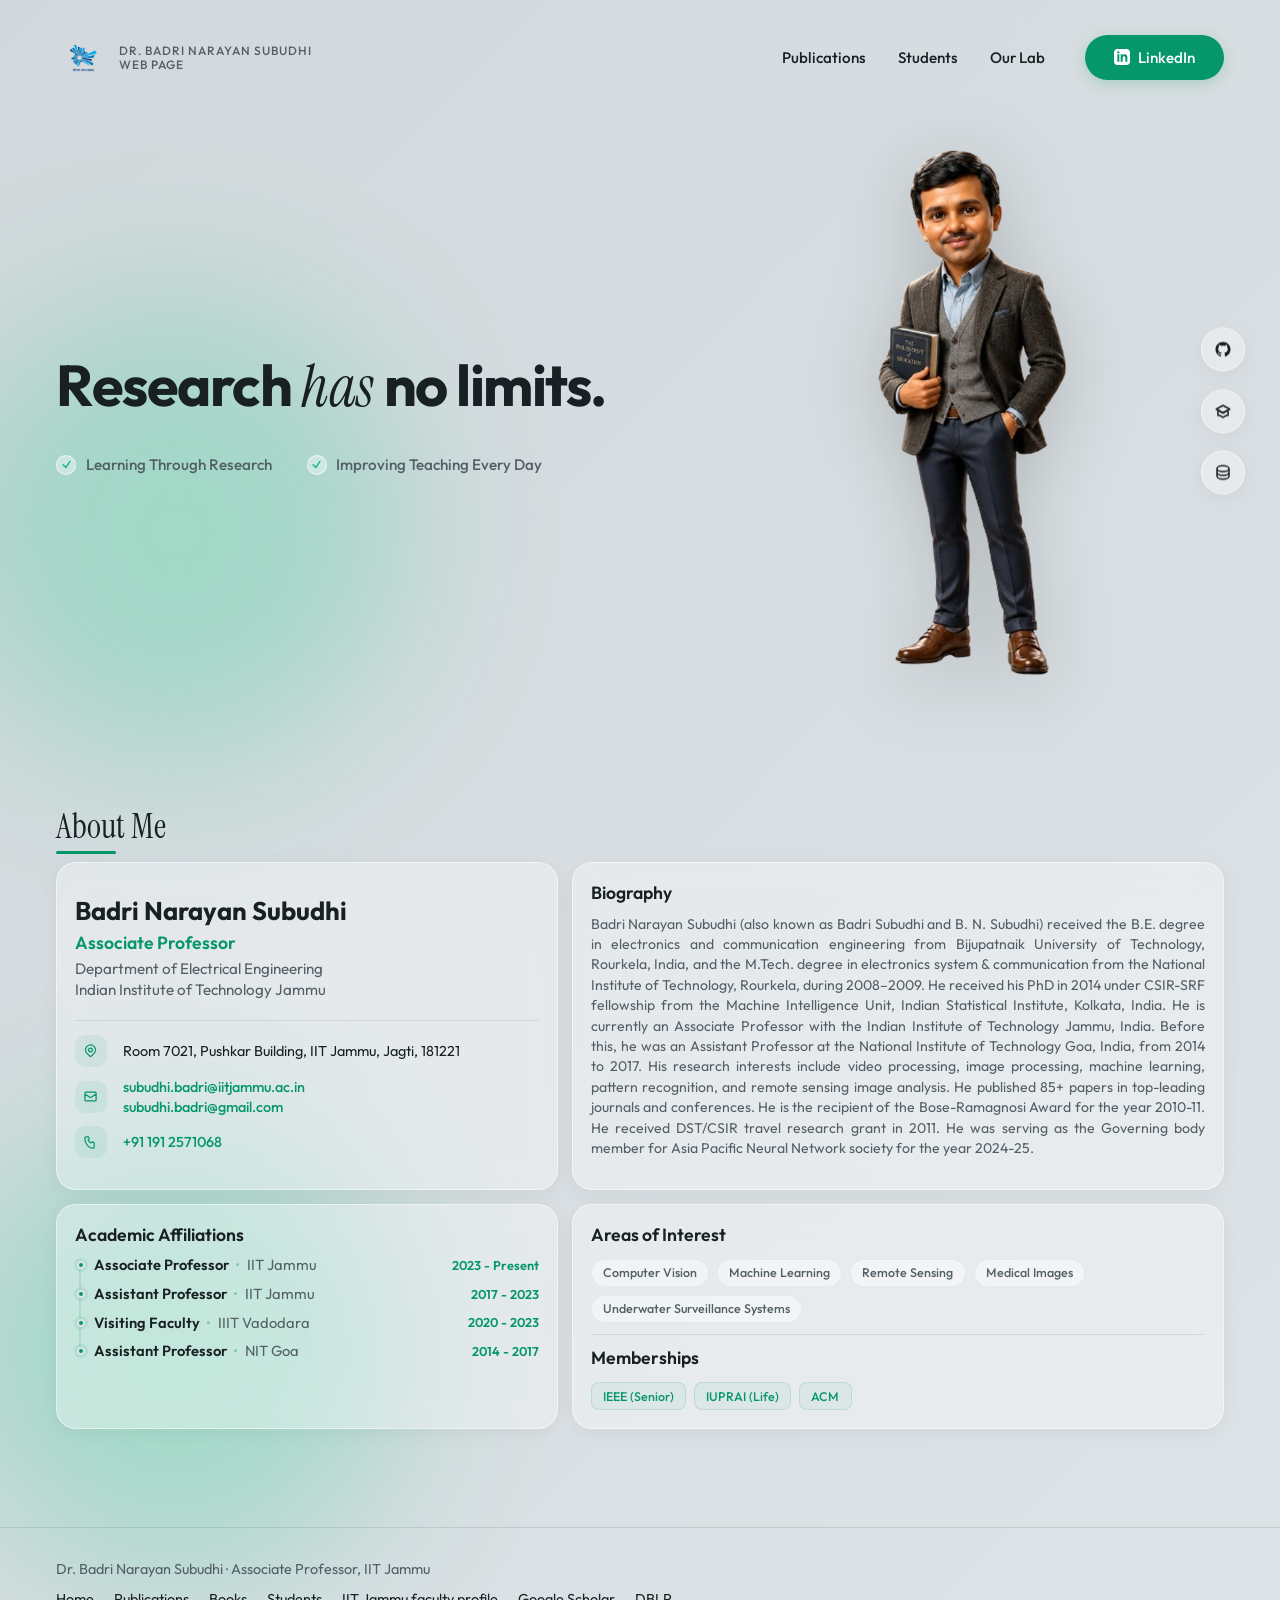
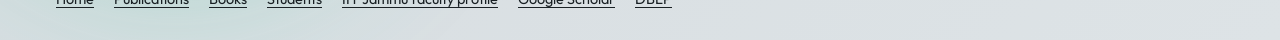
<file: index.html>
<!doctype html>
<html lang="en">

<head>
  <meta charset="UTF-8" />
  <meta name="viewport" content="width=device-width, initial-scale=1.0" />
  <title>Badri Narayan Subudhi | IIT Jammu | Official Website</title>
  <meta name="description" content="Official website of Dr. Badri Narayan Subudhi (Badri Subudhi), Associate Professor at IIT Jammu. Research, publications, books and students." />
  <link rel="stylesheet" href="style.css?v=17" />

  <link rel="canonical" href="https://badrisubudhi.github.io/" />
  <meta name="robots" content="index, follow, max-image-preview:large" />
  <meta name="author" content="Dr. Badri Narayan Subudhi" />
  <link rel="icon" href="favicon.svg" type="image/svg+xml" />
  <meta property="og:type" content="profile" />
  <meta property="og:site_name" content="Badri Narayan Subudhi" />
  <meta property="og:title" content="Badri Narayan Subudhi | IIT Jammu | Official Website" />
  <meta property="og:description" content="Official website of Dr. Badri Narayan Subudhi (Badri Subudhi), Associate Professor at IIT Jammu. Research, publications, books and students." />
  <meta property="og:url" content="https://badrisubudhi.github.io/" />
  <meta property="og:image" content="https://badrisubudhi.github.io/badri-narayan-subudhi.webp" />
  <meta property="og:image:alt" content="Dr. Badri Narayan Subudhi — Associate Professor at IIT Jammu" />
  <meta name="twitter:card" content="summary" />
  <meta name="twitter:title" content="Badri Narayan Subudhi | IIT Jammu | Official Website" />
  <meta name="twitter:description" content="Official website of Dr. Badri Narayan Subudhi (Badri Subudhi), Associate Professor at IIT Jammu. Research, publications, books and students." />
  <meta name="twitter:image" content="https://badrisubudhi.github.io/badri-narayan-subudhi.webp" />
  <meta name="twitter:image:alt" content="Dr. Badri Narayan Subudhi" />
  <meta name="google-site-verification" content="-NgGHuL7aHEuf2NEXwdssWY77eYL69uas2aSXCvlznU" />
  <script type="application/ld+json">
{
  "@context": "https://schema.org",
  "@graph": [
    {
      "@type": "WebSite",
      "@id": "https://badrisubudhi.github.io/#website",
      "url": "https://badrisubudhi.github.io/",
      "name": "Badri Narayan Subudhi",
      "alternateName": "Badri Subudhi",
      "inLanguage": "en",
      "publisher": {
        "@id": "https://badrisubudhi.github.io/#person"
      }
    },
    {
      "@type": "Person",
      "@id": "https://badrisubudhi.github.io/#person",
      "name": "Badri Narayan Subudhi",
      "honorificPrefix": "Dr.",
      "alternateName": [
        "Badri Subudhi",
        "Badri N Subudhi",
        "B. N. Subudhi",
        "Subudhi Badri"
      ],
      "url": "https://badrisubudhi.github.io/",
      "image": "https://badrisubudhi.github.io/badri-narayan-subudhi.webp",
      "jobTitle": "Associate Professor",
      "description": "Associate Professor in Electrical Engineering at IIT Jammu, researching computer vision, image and video processing, machine learning and remote sensing.",
      "worksFor": {
        "@type": "CollegeOrUniversity",
        "name": "Indian Institute of Technology Jammu",
        "alternateName": "IIT Jammu",
        "url": "https://www.iitjammu.ac.in/"
      },
      "knowsAbout": [
        "Computer vision",
        "Image processing",
        "Video processing",
        "Machine learning",
        "Pattern recognition",
        "Remote sensing",
        "Underwater surveillance"
      ],
      "sameAs": [
        "https://w.iitjammu.ac.in/faculty/~badrinsubudhi",
        "https://scholar.google.com/citations?user=M9m3zv4AAAAJ",
        "https://dblp.org/pid/14/6448.html",
        "https://www.linkedin.com/in/badri-n-subudhi-50883520/",
        "https://github.com/badrisubudhi",
        "https://sites.google.com/view/badrisubudhi/home"
      ]
    },
    {
      "@type": "ProfilePage",
      "@id": "https://badrisubudhi.github.io/#webpage",
      "url": "https://badrisubudhi.github.io/",
      "name": "Badri Narayan Subudhi | IIT Jammu | Official Website",
      "description": "Official website of Dr. Badri Narayan Subudhi (Badri Subudhi), Associate Professor at IIT Jammu. Research, publications, books and students.",
      "inLanguage": "en",
      "isPartOf": {
        "@id": "https://badrisubudhi.github.io/#website"
      },
      "about": {
        "@id": "https://badrisubudhi.github.io/#person"
      },
      "mainEntity": {
        "@id": "https://badrisubudhi.github.io/#person"
      }
    }
  ]
}
  </script>
</head>

<body>
  <!-- Header Section -->
  <header>
    <div class="container">
      <!-- Logo Container -->
      <a href="#" class="logo-container">
        <img src="logo1.png?v=2" alt="IIT Jammu Logo" class="logo-img" />
        <div class="logo-text">
          <span id="headerLogoName">Dr. Badri Narayan Subudhi</span>
          <span id="headerLogoSubtitle">Web Page</span>
        </div>
      </a>

      <!-- Navigation & CTA -->
      <nav>
        <ul class="nav-links">
          <li><a href="publications.html" id="navLink1">Publications</a></li>
          <li><a href="students.html" id="navLink2">Students</a></li>
          <li><a href="https://www.iitjammu.ac.in/underwater-artificial-intelligence-lab/" id="navLink3">Our Lab</a></li>
        </ul>
        <a href="https://www.linkedin.com/in/badri-n-subudhi-50883520/" target="_blank" rel="noopener noreferrer"
          class="cta-button" id="headerCta">
          <svg xmlns="http://www.w3.org/2000/svg" fill="currentColor" viewBox="0 0 24 24" width="16" height="16">
            <path d="M19 0h-14c-2.761 0-5 2.239-5 5v14c0 2.761 2.239 5 5 5h14c2.762 0 5-2.239 5-5v-14c0-2.761-2.238-5-5-5zm-11 19h-3v-11h3v11zm-1.5-12.268c-.966 0-1.75-.779-1.75-1.75s.784-1.75 1.75-1.75 1.75.779 1.75 1.75-.784 1.75-1.75 1.75zm13.5 12.268h-3v-5.604c0-3.368-4-3.113-4 0v5.604h-3v-11h3v1.765c1.396-2.586 7-2.777 7 2.476v6.759z"/>
          </svg>
          LinkedIn
        </a>
      </nav>
    </div>
  </header>

  <main id="main-content">
  <!-- Hero Section -->
  <section class="hero">
    <div class="glowing-blob"></div>
    <div class="container">
      <div class="hero-grid">
        <!-- Left Column: Content -->
        <div class="hero-content">

          <!-- Research headline with the original serif accent. -->
          <h1 class="hero-title">
            <span id="titlePart1">Research </span>
            <em id="titlePart2">has </em>
            <span id="titlePart3">no limits.</span>
          </h1>

          <!-- Checklist features -->
          <ul class="feature-list">
            <li class="feature-item">
              <div class="feature-check">
                <svg xmlns="http://www.w3.org/2000/svg" fill="none" viewBox="0 0 24 24" stroke="currentColor">
                  <path stroke-linecap="round" stroke-linejoin="round" d="M4.5 12.75l6 6 9-13.5" />
                </svg>
              </div>
              <span id="featureText1">Learning Through Research</span>
            </li>
            <li class="feature-item">
              <div class="feature-check">
                <svg xmlns="http://www.w3.org/2000/svg" fill="none" viewBox="0 0 24 24" stroke="currentColor">
                  <path stroke-linecap="round" stroke-linejoin="round" d="M4.5 12.75l6 6 9-13.5" />
                </svg>
              </div>
              <span id="featureText2">Improving Teaching Every Day</span>
            </li>
          </ul>

        </div>

        <!-- Right Column: Visual (Cutout + Background Outline Stat) -->
        <div class="hero-visual">
          <!-- User Cutout Image -->
          <div class="photo-container">
            <img src="badri-narayan-subudhi.webp" alt="Dr. Badri Narayan Subudhi, Associate Professor at IIT Jammu" width="1416" height="3928" fetchpriority="high" class="user-photo" id="userPhoto" />
          </div>
        </div>
      </div>
    </div>

    <!-- Floating Vertical Toolbar (Far Right) (Academic theme icons) -->
    <div class="floating-toolbar">
      <a href="https://github.com/badrisubudhi/" target="_blank" rel="noopener noreferrer" class="toolbar-btn" data-tooltip="GitHub">
        <svg xmlns="http://www.w3.org/2000/svg" fill="currentColor" viewBox="0 0 24 24">
          <path d="M12 2C6.477 2 2 6.477 2 12c0 4.42 2.865 8.166 6.839 9.489.5.092.682-.217.682-.482 0-.237-.008-.866-.013-1.7-2.782.603-3.369-1.34-3.369-1.34-.454-1.156-1.11-1.462-1.11-1.462-.908-.62.069-.608.069-.608 1.003.07 1.531 1.03 1.531 1.03.892 1.529 2.341 1.087 2.91.832.092-.647.35-1.088.636-1.338-2.22-.253-4.555-1.11-4.555-4.943 0-1.091.39-1.984 1.029-2.683-.103-.253-.446-1.27.098-2.647 0 0 .84-.269 2.75 1.025A9.564 9.564 0 0112 6.844c.85.004 1.705.115 2.504.337 1.909-1.294 2.747-1.025 2.747-1.025.546 1.377.203 2.394.1 2.646.64.699 1.026 1.592 1.026 2.683 0 3.842-2.337 4.687-4.565 4.935.359.309.678.919.678 1.852 0 1.336-.012 2.415-.012 2.743 0 .267.18.579.688.481C19.137 20.162 22 16.418 22 12c0-5.523-4.477-10-10-10z" />
        </svg>
      </a>
      <a href="https://scholar.google.co.in/citations?hl=en&user=M9m3zv4AAAAJ" target="_blank" rel="noopener noreferrer"
        class="toolbar-btn" data-tooltip="Google Scholar">
        <svg xmlns="http://www.w3.org/2000/svg" fill="none" viewBox="0 0 24 24" stroke="currentColor">
          <path stroke-linecap="round" stroke-linejoin="round" stroke-width="2" d="M12 14l9-5-9-5-9 5 9 5z" />
          <path stroke-linecap="round" stroke-linejoin="round" stroke-width="2"
            d="M12 14l6.16-3.422a12.083 12.083 0 01.665 6.479A11.952 11.952 0 0012 20.055a11.952 11.952 0 00-6.824-2.998 12.078 12.078 0 01.665-6.479L12 14z" />
        </svg>
      </a>
      <a href="https://dblp.org/pid/14/6448.html" target="_blank" rel="noopener noreferrer" class="toolbar-btn" data-tooltip="DBLP">
        <svg xmlns="http://www.w3.org/2000/svg" fill="none" viewBox="0 0 24 24" stroke="currentColor">
          <path stroke-linecap="round" stroke-linejoin="round" stroke-width="2" d="M4 7v10c0 2.21 3.58 4 8 4s8-1.79 8-4V7M4 7c0 2.21 3.58 4 8 4s8-1.79 8-4M4 7c0-2.21 3.58-4 8-4s8 1.79 8 4m0 5c0 2.21-3.58 4-8 4s-8-1.79-8-4" />
        </svg>
      </a>
    </div>
  </section>

  <!-- About Section -->
  <section id="about" class="about-section">
    <div class="glowing-blob"></div>
    <div class="container">
      <!-- Section Title -->
      <h2 class="section-title">About Me</h2>

      <div class="about-grid">
        <!-- Row 1, Column 1: Profile & Contact info -->
        <div class="about-card bio-card">
          <h3 class="card-name">Badri Narayan Subudhi</h3>
          <p class="card-title">Associate Professor</p>
          <p class="card-institution">Department of Electrical Engineering<br>Indian Institute of Technology Jammu</p>

          <hr class="card-divider" />

          <div class="contact-details">
            <div class="contact-item">
              <span class="contact-icon">
                <svg xmlns="http://www.w3.org/2000/svg" fill="none" viewBox="0 0 24 24" stroke="currentColor">
                  <path stroke-linecap="round" stroke-linejoin="round" stroke-width="2"
                    d="M17.657 16.657L13.414 20.9a1.998 1.998 0 01-2.827 0l-4.244-4.243a8 8 0 1111.314 0z" />
                  <path stroke-linecap="round" stroke-linejoin="round" stroke-width="2"
                    d="M15 11a3 3 0 11-6 0 3 3 0 016 0z" />
                </svg>
              </span>
              <div class="contact-text">
                Room 7021, Pushkar Building, IIT Jammu, Jagti, 181221
              </div>
            </div>

            <div class="contact-item">
              <span class="contact-icon">
                <svg xmlns="http://www.w3.org/2000/svg" fill="none" viewBox="0 0 24 24" stroke="currentColor">
                  <path stroke-linecap="round" stroke-linejoin="round" stroke-width="2"
                    d="M3 8l7.89 5.26a2 2 0 002.22 0L21 8M5 19h14a2 2 0 002-2V7a2 2 0 00-2-2H5a2 2 0 00-2 2v10a2 2 0 002 2z" />
                </svg>
              </span>
              <div class="contact-text">
                <a href="mailto:subudhi.badri@iitjammu.ac.in">subudhi.badri@iitjammu.ac.in</a><br />
                <a href="mailto:subudhi.badri@gmail.com">subudhi.badri@gmail.com</a>
              </div>
            </div>

            <div class="contact-item">
              <span class="contact-icon">
                <svg xmlns="http://www.w3.org/2000/svg" fill="none" viewBox="0 0 24 24" stroke="currentColor">
                  <path stroke-linecap="round" stroke-linejoin="round" stroke-width="2"
                    d="M3 5a2 2 0 012-2h3.28a1 1 0 01.94.725l.548 2.2a1 1 0 01-.321.988l-1.305.98a10.582 10.582 0 004.872 4.872l.98-1.305a1 1 0 01.988-.321l2.2.548a1 1 0 01.725.94V19a2 2 0 01-2 2h-1C9.716 21 3 14.284 3 6V5z" />
                </svg>
              </span>
              <div class="contact-text">
                <a href="tel:+911912571068">+91 191 2571068</a>
              </div>
            </div>
          </div>
        </div>

        <!-- Row 1, Column 2: Biography -->
        <div class="about-card biography-card">
          <h4 class="card-section-title">Biography</h4>
          <p class="bio-text">
            Badri Narayan Subudhi (also known as Badri Subudhi and B. N. Subudhi) received the B.E. degree in electronics and communication engineering from Bijupatnaik University of Technology, Rourkela, India, and the M.Tech. degree in electronics system & communication from the National Institute of Technology, Rourkela, during 2008–2009. He received his PhD in 2014 under CSIR-SRF fellowship from the Machine Intelligence Unit, Indian Statistical Institute, Kolkata, India. He is currently an Associate Professor with the Indian Institute of Technology Jammu, India. Before this, he was an Assistant Professor at the National Institute of Technology Goa, India, from 2014 to 2017. His research interests include video processing, image processing, machine learning, pattern recognition, and remote sensing image analysis. He published 85+ papers in top-leading journals and conferences. He is the recipient of the Bose-Ramagnosi Award for the year 2010-11. He received DST/CSIR travel research grant in 2011. He was serving as the Governing body member for Asia Pacific Neural Network society for the year 2024-25.
          </p>
        </div>

        <!-- Row 2, Column 1: Academic Affiliations -->
        <div class="about-card affiliations-card">
          <h4 class="card-section-title">Academic Affiliations</h4>
          <div class="timeline">
            <div class="timeline-item">
              <div class="timeline-badge-dot"></div>
              <div class="timeline-content-row">
                <div class="timeline-role-info">
                  <span class="role-bold">Associate Professor</span>
                  <span class="role-divider">•</span>
                  <span class="role-dept">IIT Jammu</span>
                </div>
                <span class="timeline-date">2023 - Present</span>
              </div>
            </div>
            <div class="timeline-item">
              <div class="timeline-badge-dot"></div>
              <div class="timeline-content-row">
                <div class="timeline-role-info">
                  <span class="role-bold">Assistant Professor</span>
                  <span class="role-divider">•</span>
                  <span class="role-dept">IIT Jammu</span>
                </div>
                <span class="timeline-date">2017 - 2023</span>
              </div>
            </div>
            <div class="timeline-item">
              <div class="timeline-badge-dot"></div>
              <div class="timeline-content-row">
                <div class="timeline-role-info">
                  <span class="role-bold">Visiting Faculty</span>
                  <span class="role-divider">•</span>
                  <span class="role-dept">IIIT Vadodara</span>
                </div>
                <span class="timeline-date">2020 - 2023</span>
              </div>
            </div>
            <div class="timeline-item">
              <div class="timeline-badge-dot"></div>
              <div class="timeline-content-row">
                <div class="timeline-role-info">
                  <span class="role-bold">Assistant Professor</span>
                  <span class="role-divider">•</span>
                  <span class="role-dept">NIT Goa</span>
                </div>
                <span class="timeline-date">2014 - 2017</span>
              </div>
            </div>
          </div>
        </div>

        <!-- Row 2, Column 2: Areas of Interest & Memberships -->
        <div class="about-card combined-meta-card">
          <div class="meta-section">
            <h4 class="card-section-title">Areas of Interest</h4>
            <div class="interest-tags">
              <span class="interest-tag">Computer Vision</span>
              <span class="interest-tag">Machine Learning</span>
              <span class="interest-tag">Remote Sensing</span>
              <span class="interest-tag">Medical Images</span>
              <span class="interest-tag">Underwater Surveillance Systems</span>
            </div>
          </div>
          <div class="meta-section-divider"></div>
          <div class="meta-section">
            <h4 class="card-section-title">Memberships</h4>
            <div class="membership-list">
              <span class="membership-badge" title="Senior Member IEEE">IEEE (Senior)</span>
              <span class="membership-badge" title="Life Member IUPRAI">IUPRAI (Life)</span>
              <span class="membership-badge">ACM</span>
            </div>
          </div>
        </div>
      </div>
    </div>
  </section>
  </main>
  <script src="script.js"></script>

  <footer class="site-footer">
    <div class="container">
      <p>Dr. Badri Narayan Subudhi &middot; Associate Professor, IIT Jammu</p>
      <nav aria-label="Website and academic profiles">
        <a href="./">Home</a>
        <a href="publications.html">Publications</a>
        <a href="books.html">Books</a>
        <a href="students.html">Students</a>
        <a href="https://w.iitjammu.ac.in/faculty/~badrinsubudhi" target="_blank" rel="noopener noreferrer">IIT Jammu faculty profile</a>
        <a href="https://scholar.google.com/citations?user=M9m3zv4AAAAJ" target="_blank" rel="noopener noreferrer">Google Scholar</a>
        <a href="https://dblp.org/pid/14/6448.html" target="_blank" rel="noopener noreferrer">DBLP</a>
      </nav>
    </div>
  </footer>
</body>

</html>
</file>
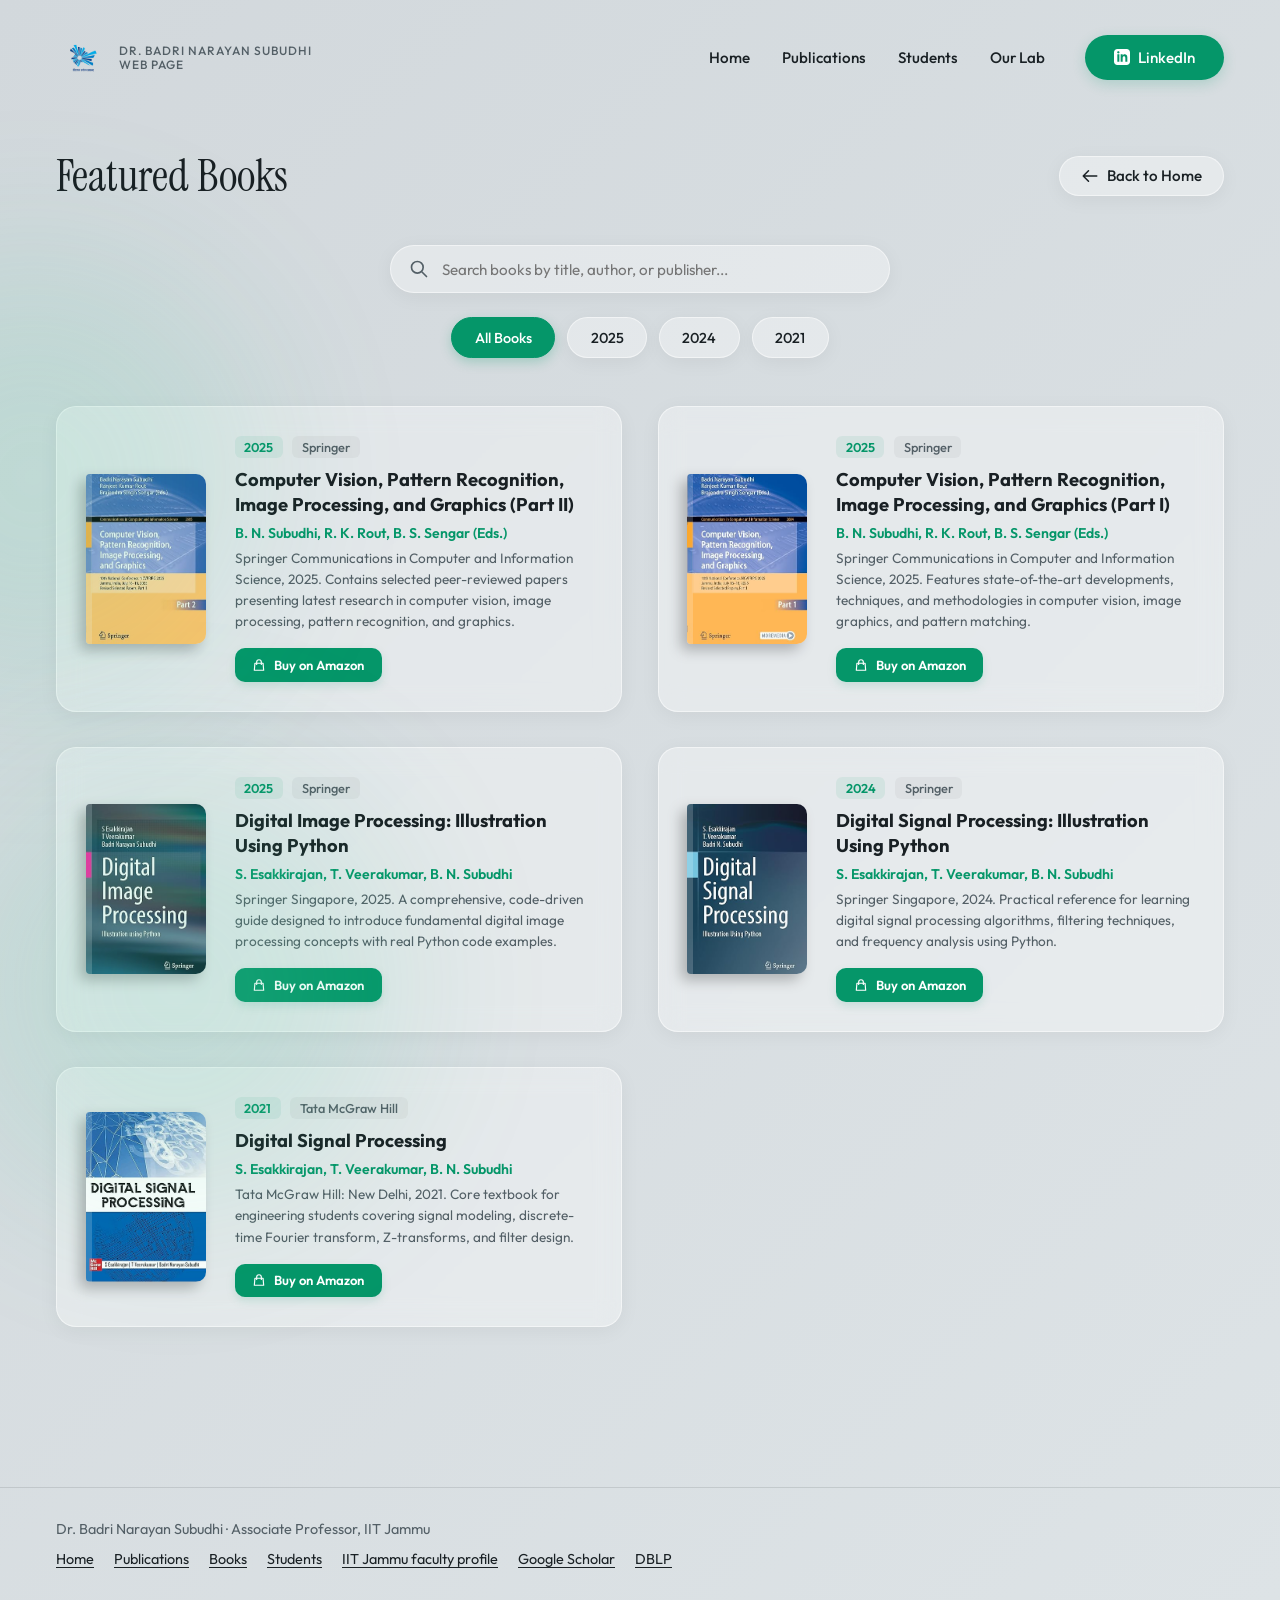
<file: books.html>
<!doctype html>
<html lang="en">

<head>
  <meta charset="UTF-8" />
  <meta name="viewport" content="width=device-width, initial-scale=1.0" />
  <title>Books | Badri Narayan Subudhi | IIT Jammu</title>
  <meta name="description" content="Books and edited volumes by Dr. Badri Narayan Subudhi on digital image processing, digital signal processing, computer vision and pattern recognition." />
  <link rel="stylesheet" href="style.css?v=16" />

  <link rel="canonical" href="https://badrisubudhi.github.io/books.html" />
  <meta name="robots" content="index, follow, max-image-preview:large" />
  <meta name="author" content="Dr. Badri Narayan Subudhi" />
  <link rel="icon" href="favicon.svg" type="image/svg+xml" />
  <meta property="og:type" content="website" />
  <meta property="og:site_name" content="Badri Narayan Subudhi" />
  <meta property="og:title" content="Books | Badri Narayan Subudhi | IIT Jammu" />
  <meta property="og:description" content="Books and edited volumes by Dr. Badri Narayan Subudhi on digital image processing, digital signal processing, computer vision and pattern recognition." />
  <meta property="og:url" content="https://badrisubudhi.github.io/books.html" />
  <meta property="og:image" content="https://badrisubudhi.github.io/badri-narayan-subudhi.webp" />
  <meta property="og:image:alt" content="Dr. Badri Narayan Subudhi — Associate Professor at IIT Jammu" />
  <meta name="twitter:card" content="summary" />
  <meta name="twitter:title" content="Books | Badri Narayan Subudhi | IIT Jammu" />
  <meta name="twitter:description" content="Books and edited volumes by Dr. Badri Narayan Subudhi on digital image processing, digital signal processing, computer vision and pattern recognition." />
  <meta name="twitter:image" content="https://badrisubudhi.github.io/badri-narayan-subudhi.webp" />
  <meta name="twitter:image:alt" content="Dr. Badri Narayan Subudhi" />
  <script type="application/ld+json">
{
  "@context": "https://schema.org",
  "@graph": [
    {
      "@type": "WebSite",
      "@id": "https://badrisubudhi.github.io/#website",
      "url": "https://badrisubudhi.github.io/",
      "name": "Badri Narayan Subudhi",
      "alternateName": "Badri Subudhi",
      "inLanguage": "en",
      "publisher": {
        "@id": "https://badrisubudhi.github.io/#person"
      }
    },
    {
      "@type": "CollectionPage",
      "@id": "https://badrisubudhi.github.io/books.html#webpage",
      "url": "https://badrisubudhi.github.io/books.html",
      "name": "Books | Badri Narayan Subudhi | IIT Jammu",
      "description": "Books and edited volumes by Dr. Badri Narayan Subudhi on digital image processing, digital signal processing, computer vision and pattern recognition.",
      "inLanguage": "en",
      "isPartOf": {
        "@id": "https://badrisubudhi.github.io/#website"
      },
      "about": {
        "@id": "https://badrisubudhi.github.io/#person"
      },
      "author": {
        "@id": "https://badrisubudhi.github.io/#person"
      }
    }
  ]
}
  </script>
</head>

<body>
  <!-- Header Section -->
  <header>
    <div class="container">
      <!-- Logo Container -->
      <a href="./" class="logo-container">
        <img src="logo1.png?v=2" alt="IIT Jammu Logo" class="logo-img" />
        <div class="logo-text">
          <span id="headerLogoName">Dr. Badri Narayan Subudhi</span>
          <span id="headerLogoSubtitle">Web Page</span>
        </div>
      </a>

      <!-- Navigation & CTA -->
      <nav>
        <ul class="nav-links">
          <li><a href="./">Home</a></li>
          <li><a href="publications.html">Publications</a></li>
          <li><a href="students.html">Students</a></li>
          <li><a href="https://www.iitjammu.ac.in/underwater-artificial-intelligence-lab/" target="_blank" rel="noopener noreferrer">Our Lab</a></li>
        </ul>
        <a href="https://www.linkedin.com/in/badri-n-subudhi-50883520/" target="_blank" rel="noopener noreferrer" class="cta-button" id="headerCta">
          <svg xmlns="http://www.w3.org/2000/svg" fill="currentColor" viewBox="0 0 24 24" width="16" height="16">
            <path d="M19 0h-14c-2.761 0-5 2.239-5 5v14c0 2.761 2.239 5 5 5h14c2.762 0 5-2.239 5-5v-14c0-2.761-2.238-5-5-5zm-11 19h-3v-11h3v11zm-1.5-12.268c-.966 0-1.75-.779-1.75-1.75s.784-1.75 1.75-1.75 1.75.779 1.75 1.75-.784 1.75-1.75 1.75zm13.5 12.268h-3v-5.604c0-3.368-4-3.113-4 0v5.604h-3v-11h3v1.765c1.396-2.586 7-2.777 7 2.476v6.759z"/>
          </svg>
          LinkedIn
        </a>
      </nav>
    </div>
  </header>

  <!-- Main Container -->
  <main class="container publications-container">
    <div class="glowing-blob" style="top: 10%; left: -15%; opacity: 0.35;"></div>
    <div class="glowing-blob" style="bottom: 20%; right: -15%; opacity: 0.35;"></div>

    <!-- Header / Back Navigation -->
    <div class="pub-header-row">
      <h1 class="pub-page-title">Featured Books</h1>
      <a href="./" class="btn-back">
        <svg xmlns="http://www.w3.org/2000/svg" fill="none" viewBox="0 0 24 24" stroke="currentColor">
          <path stroke-linecap="round" stroke-linejoin="round" stroke-width="2" d="M10 19l-7-7m0 0l7-7m-7 7h18" />
        </svg>
        Back to Home
      </a>
    </div>

    <!-- Search & Filter Controls -->
    <div class="pub-search-filter-wrapper">
      <div class="pub-search-box">
        <svg xmlns="http://www.w3.org/2000/svg" class="pub-search-icon" fill="none" viewBox="0 0 24 24" stroke="currentColor">
          <path stroke-linecap="round" stroke-linejoin="round" stroke-width="2" d="M21 21l-6-6m2-5a7 7 0 11-14 0 7 7 0 0114 0z" />
        </svg>
        <input type="text" id="bookSearchInput" class="pub-search-input" placeholder="Search books by title, author, or publisher..." />
      </div>

      <div class="pub-filter-tabs">
        <button class="pub-tab-btn active" data-filter="all">All Books</button>
        <button class="pub-tab-btn" data-filter="2025">2025</button>
        <button class="pub-tab-btn" data-filter="2024">2024</button>
        <button class="pub-tab-btn" data-filter="2021">2021</button>
      </div>
    </div>

    <!-- Showcase Grid -->
    <div class="books-showcase-grid" id="booksGrid">
      
      <!-- Book 1 -->
      <div class="book-showcase-card" data-year="2025">
        <div class="book-showcase-cover-col">
          <div class="book-showcase-cover-wrapper">
            <img src="book_cv_part2.jpg" alt="Computer Vision (Part II) Cover" class="book-showcase-cover" />
          </div>
        </div>
        <div class="book-showcase-details-col">
          <div class="book-showcase-meta">
            <span class="book-showcase-year">2025</span>
            <span class="book-showcase-publisher">Springer</span>
          </div>
          <h3 class="book-showcase-title">Computer Vision, Pattern Recognition, Image Processing, and Graphics (Part II)</h3>
          <p class="book-showcase-authors">B. N. Subudhi, R. K. Rout, B. S. Sengar (Eds.)</p>
          <p class="book-showcase-description">Springer Communications in Computer and Information Science, 2025. Contains selected peer-reviewed papers presenting latest research in computer vision, image processing, pattern recognition, and graphics.</p>
          <a href="https://www.amazon.in/Computer-Pattern-Recognition-Processing-Graphics-ebook/dp/B0GDQN8RWJ/ref=sr_1_3?dib=eyJ2IjoiMSJ9.OHeRUUwkexsG808HcdC2BG0UfopGkv4dAsJx6z_eViwqVP0H4RqYnqHy6O2GFgzv.d7JZ3cCkWSvQgcXpvaSI9BD9B0vgBgorjd6dYBLvUB0&amp;dib_tag=se&amp;qid=1784795747&amp;refinements=p_27%3ABadri+Narayan+Subudhi&amp;s=books&amp;sr=1-3" 
             target="_blank" rel="noopener noreferrer" class="book-showcase-amazon-btn">
            <svg xmlns="http://www.w3.org/2000/svg" fill="none" viewBox="0 0 24 24" stroke="currentColor">
              <path stroke-linecap="round" stroke-linejoin="round" stroke-width="2" d="M16 11V7a4 4 0 00-8 0v4M5 9h14l1 12H4L5 9z" />
            </svg>
            Buy on Amazon
          </a>
        </div>
      </div>

      <!-- Book 2 -->
      <div class="book-showcase-card" data-year="2025">
        <div class="book-showcase-cover-col">
          <div class="book-showcase-cover-wrapper">
            <img src="book_cv_part1.jpg" alt="Computer Vision (Part I) Cover" class="book-showcase-cover" />
          </div>
        </div>
        <div class="book-showcase-details-col">
          <div class="book-showcase-meta">
            <span class="book-showcase-year">2025</span>
            <span class="book-showcase-publisher">Springer</span>
          </div>
          <h3 class="book-showcase-title">Computer Vision, Pattern Recognition, Image Processing, and Graphics (Part I)</h3>
          <p class="book-showcase-authors">B. N. Subudhi, R. K. Rout, B. S. Sengar (Eds.)</p>
          <p class="book-showcase-description">Springer Communications in Computer and Information Science, 2025. Features state-of-the-art developments, techniques, and methodologies in computer vision, image graphics, and pattern matching.</p>
          <a href="https://www.amazon.in/Computer-Pattern-Recognition-Processing-Graphics/dp/3032085071" 
             target="_blank" rel="noopener noreferrer" class="book-showcase-amazon-btn">
            <svg xmlns="http://www.w3.org/2000/svg" fill="none" viewBox="0 0 24 24" stroke="currentColor">
              <path stroke-linecap="round" stroke-linejoin="round" stroke-width="2" d="M16 11V7a4 4 0 00-8 0v4M5 9h14l1 12H4L5 9z" />
            </svg>
            Buy on Amazon
          </a>
        </div>
      </div>

      <!-- Book 3 -->
      <div class="book-showcase-card" data-year="2025">
        <div class="book-showcase-cover-col">
          <div class="book-showcase-cover-wrapper">
            <img src="book_dip_python.jpg" alt="Digital Image Processing Cover" class="book-showcase-cover" />
          </div>
        </div>
        <div class="book-showcase-details-col">
          <div class="book-showcase-meta">
            <span class="book-showcase-year">2025</span>
            <span class="book-showcase-publisher">Springer</span>
          </div>
          <h3 class="book-showcase-title">Digital Image Processing: Illustration Using Python</h3>
          <p class="book-showcase-authors">S. Esakkirajan, T. Veerakumar, B. N. Subudhi</p>
          <p class="book-showcase-description">Springer Singapore, 2025. A comprehensive, code-driven guide designed to introduce fundamental digital image processing concepts with real Python code examples.</p>
          <a href="https://www.amazon.in/Digital-Image-Processing-Illustration-Python/dp/9819663814" 
             target="_blank" rel="noopener noreferrer" class="book-showcase-amazon-btn">
            <svg xmlns="http://www.w3.org/2000/svg" fill="none" viewBox="0 0 24 24" stroke="currentColor">
              <path stroke-linecap="round" stroke-linejoin="round" stroke-width="2" d="M16 11V7a4 4 0 00-8 0v4M5 9h14l1 12H4L5 9z" />
            </svg>
            Buy on Amazon
          </a>
        </div>
      </div>

      <!-- Book 4 -->
      <div class="book-showcase-card" data-year="2024">
        <div class="book-showcase-cover-col">
          <div class="book-showcase-cover-wrapper">
            <img src="book_dsp_python.jpg" alt="Digital Signal Processing Cover" class="book-showcase-cover" />
          </div>
        </div>
        <div class="book-showcase-details-col">
          <div class="book-showcase-meta">
            <span class="book-showcase-year">2024</span>
            <span class="book-showcase-publisher">Springer</span>
          </div>
          <h3 class="book-showcase-title">Digital Signal Processing: Illustration Using Python</h3>
          <p class="book-showcase-authors">S. Esakkirajan, T. Veerakumar, B. N. Subudhi</p>
          <p class="book-showcase-description">Springer Singapore, 2024. Practical reference for learning digital signal processing algorithms, filtering techniques, and frequency analysis using Python.</p>
          <a href="https://www.amazon.in/Digital-Signal-Processing-Illustration-Python/dp/9819967511" 
             target="_blank" rel="noopener noreferrer" class="book-showcase-amazon-btn">
            <svg xmlns="http://www.w3.org/2000/svg" fill="none" viewBox="0 0 24 24" stroke="currentColor">
              <path stroke-linecap="round" stroke-linejoin="round" stroke-width="2" d="M16 11V7a4 4 0 00-8 0v4M5 9h14l1 12H4L5 9z" />
            </svg>
            Buy on Amazon
          </a>
        </div>
      </div>

      <!-- Book 5 -->
      <div class="book-showcase-card" data-year="2021">
        <div class="book-showcase-cover-col">
          <div class="book-showcase-cover-wrapper">
            <img src="book_dsp_tmh.jpg" alt="Digital Signal Processing TMH Cover" class="book-showcase-cover" />
          </div>
        </div>
        <div class="book-showcase-details-col">
          <div class="book-showcase-meta">
            <span class="book-showcase-year">2021</span>
            <span class="book-showcase-publisher">Tata McGraw Hill</span>
          </div>
          <h3 class="book-showcase-title">Digital Signal Processing</h3>
          <p class="book-showcase-authors">S. Esakkirajan, T. Veerakumar, B. N. Subudhi</p>
          <p class="book-showcase-description">Tata McGraw Hill: New Delhi, 2021. Core textbook for engineering students covering signal modeling, discrete-time Fourier transform, Z-transforms, and filter design.</p>
          <a href="https://www.amazon.in/Digital-Signal-Processing-S-Esakkirajan/dp/9354600298" 
             target="_blank" rel="noopener noreferrer" class="book-showcase-amazon-btn">
            <svg xmlns="http://www.w3.org/2000/svg" fill="none" viewBox="0 0 24 24" stroke="currentColor">
              <path stroke-linecap="round" stroke-linejoin="round" stroke-width="2" d="M16 11V7a4 4 0 00-8 0v4M5 9h14l1 12H4L5 9z" />
            </svg>
            Buy on Amazon
          </a>
        </div>
      </div>



    </div>

    <!-- No Results Placeholder -->
    <div class="pub-no-results" id="booksNoResults" style="display: none;">
      No books found matching your search and filter criteria.
    </div>
  </main>



  <!-- Theme Script and Filtering Logic -->
  <script>
    document.addEventListener('DOMContentLoaded', () => {
      // 1. Theme Loading Logic
      const colors = {
        blue: {
          accent: '#2b4bf2',
          hover: '#1735cf',
          blob: 'radial-gradient(circle, rgba(224,130,185,0.7) 0%, rgba(152,89,245,0.4) 50%, rgba(255,255,255,0) 100%)'
        },
        emerald: {
          accent: '#059669',
          hover: '#047857',
          blob: 'radial-gradient(circle, rgba(167,243,208,0.7) 0%, rgba(16,185,129,0.4) 50%, rgba(255,255,255,0) 100%)'
        },
        purple: {
          accent: '#7c3aed',
          hover: '#6d28d9',
          blob: 'radial-gradient(circle, rgba(233,213,255,0.7) 0%, rgba(139,92,246,0.4) 50%, rgba(255,255,255,0) 100%)'
        },
        crimson: {
          accent: '#b91c1c',
          hover: '#991b1b',
          blob: 'radial-gradient(circle, rgba(254,226,226,0.7) 0%, rgba(220,38,38,0.4) 50%, rgba(255,255,255,0) 100%)'
        }
      };

      const savedTheme = localStorage.getItem('selected-theme') || 'emerald';
      const config = colors[savedTheme];
      if (config) {
        document.documentElement.style.setProperty('--accent-color', config.accent);
        document.documentElement.style.setProperty('--accent-color-hover', config.hover);
        
        const glowingBlobs = document.querySelectorAll('.glowing-blob');
        glowingBlobs.forEach(blob => {
          blob.style.background = config.blob;
        });
      }

      // 2. Interactive Search & Filter Logic
      const searchInput = document.getElementById('bookSearchInput');
      const tabButtons = document.querySelectorAll('.pub-tab-btn');
      const cards = document.querySelectorAll('.book-showcase-card');
      const noResults = document.getElementById('booksNoResults');

      let currentFilter = 'all';
      let searchQuery = '';

      function filterBooks() {
        let visibleCount = 0;
        cards.forEach(card => {
          const year = card.getAttribute('data-year');
          const title = card.querySelector('.book-showcase-title').textContent.toLowerCase();
          const authors = card.querySelector('.book-showcase-authors').textContent.toLowerCase();
          const publisher = card.querySelector('.book-showcase-publisher').textContent.toLowerCase();
          const description = card.querySelector('.book-showcase-description').textContent.toLowerCase();
          
          const textMatch = title.includes(searchQuery) || authors.includes(searchQuery) || publisher.includes(searchQuery) || description.includes(searchQuery);
          const filterMatch = currentFilter === 'all' || year === currentFilter;

          if (textMatch && filterMatch) {
            card.style.display = 'flex';
            visibleCount++;
          } else {
            card.style.display = 'none';
          }
        });

        if (visibleCount === 0) {
          noResults.style.display = 'block';
        } else {
          noResults.style.display = 'none';
        }
      }

      // Search event listener
      searchInput.addEventListener('input', (e) => {
        searchQuery = e.target.value.toLowerCase().trim();
        filterBooks();
      });

      // Filter tabs event listeners
      tabButtons.forEach(button => {
        button.addEventListener('click', () => {
          tabButtons.forEach(btn => btn.classList.remove('active'));
          button.classList.add('active');
          currentFilter = button.getAttribute('data-filter');
          filterBooks();
        });
      });
    });
  </script>

  <footer class="site-footer">
    <div class="container">
      <p>Dr. Badri Narayan Subudhi &middot; Associate Professor, IIT Jammu</p>
      <nav aria-label="Website and academic profiles">
        <a href="./">Home</a>
        <a href="publications.html">Publications</a>
        <a href="books.html">Books</a>
        <a href="students.html">Students</a>
        <a href="https://w.iitjammu.ac.in/faculty/~badrinsubudhi" target="_blank" rel="noopener noreferrer">IIT Jammu faculty profile</a>
        <a href="https://scholar.google.com/citations?user=M9m3zv4AAAAJ" target="_blank" rel="noopener noreferrer">Google Scholar</a>
        <a href="https://dblp.org/pid/14/6448.html" target="_blank" rel="noopener noreferrer">DBLP</a>
      </nav>
    </div>
  </footer>
</body>

</html>
</file>
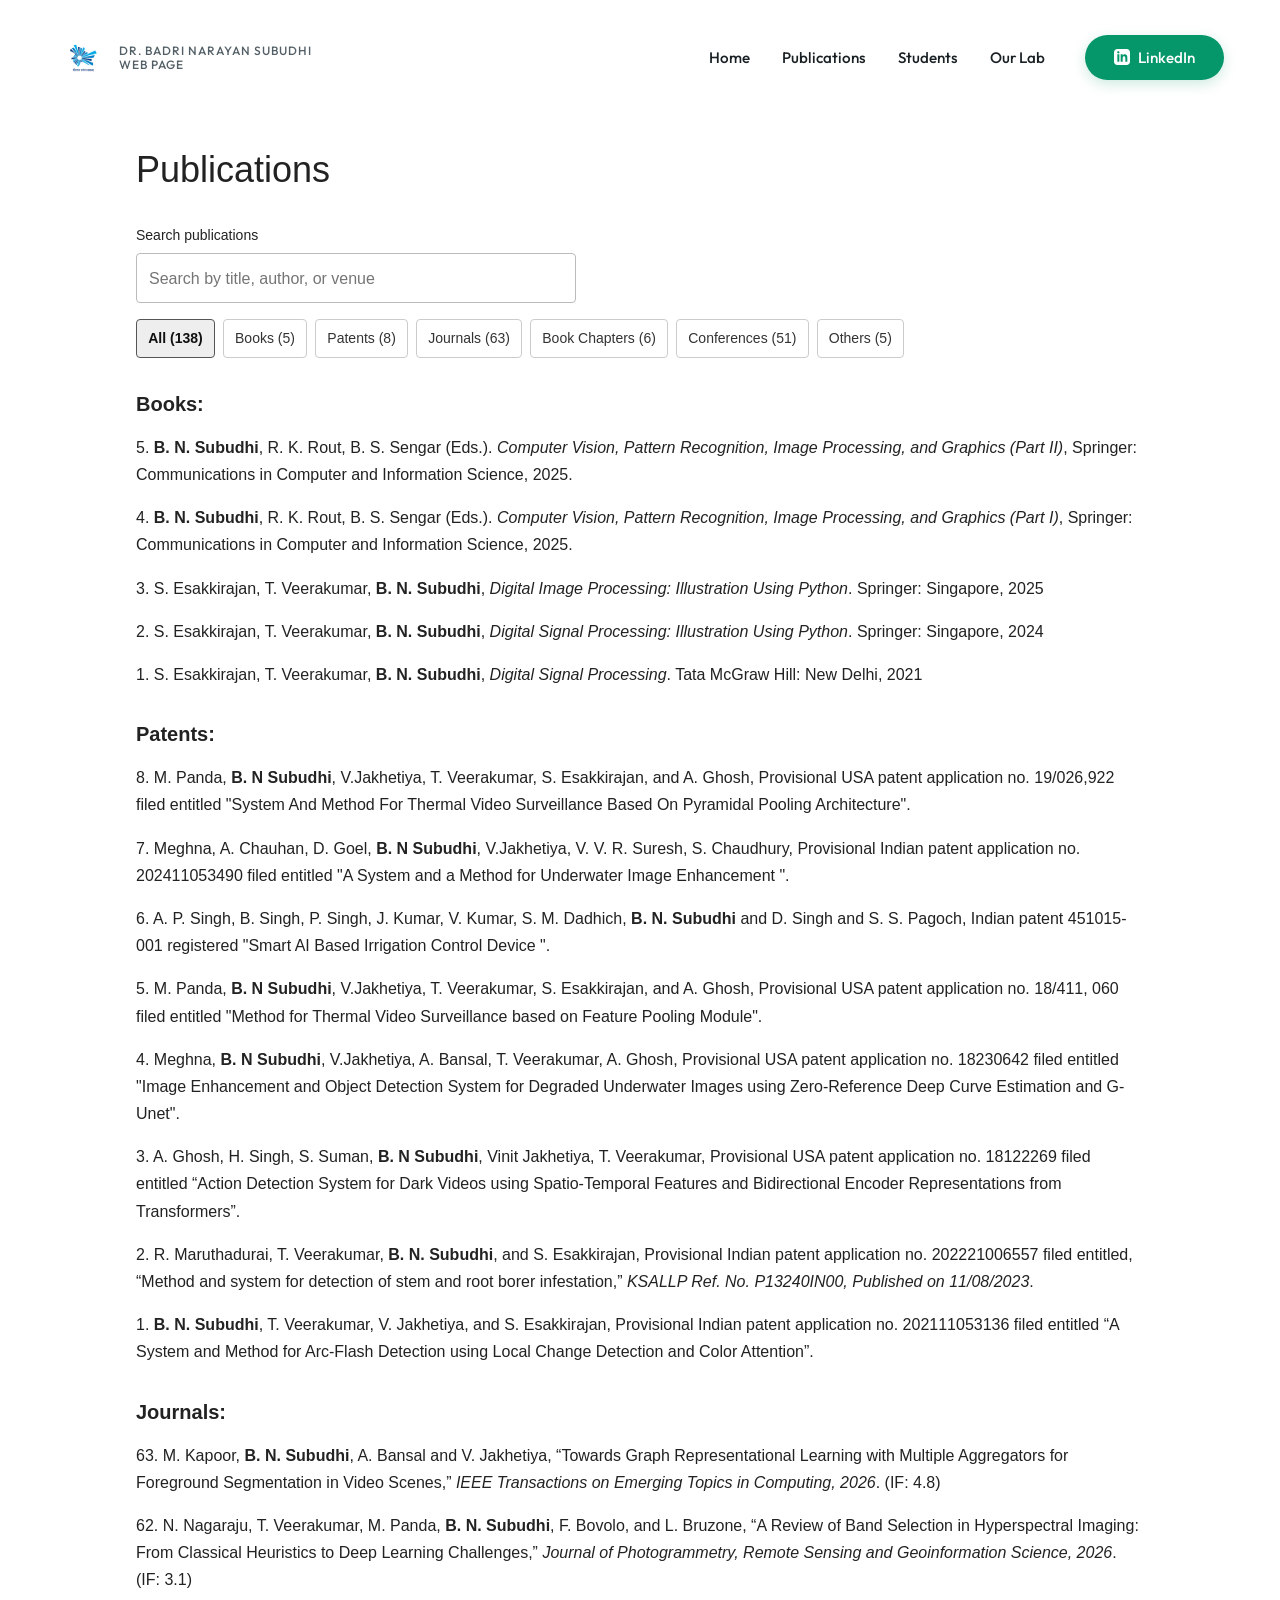
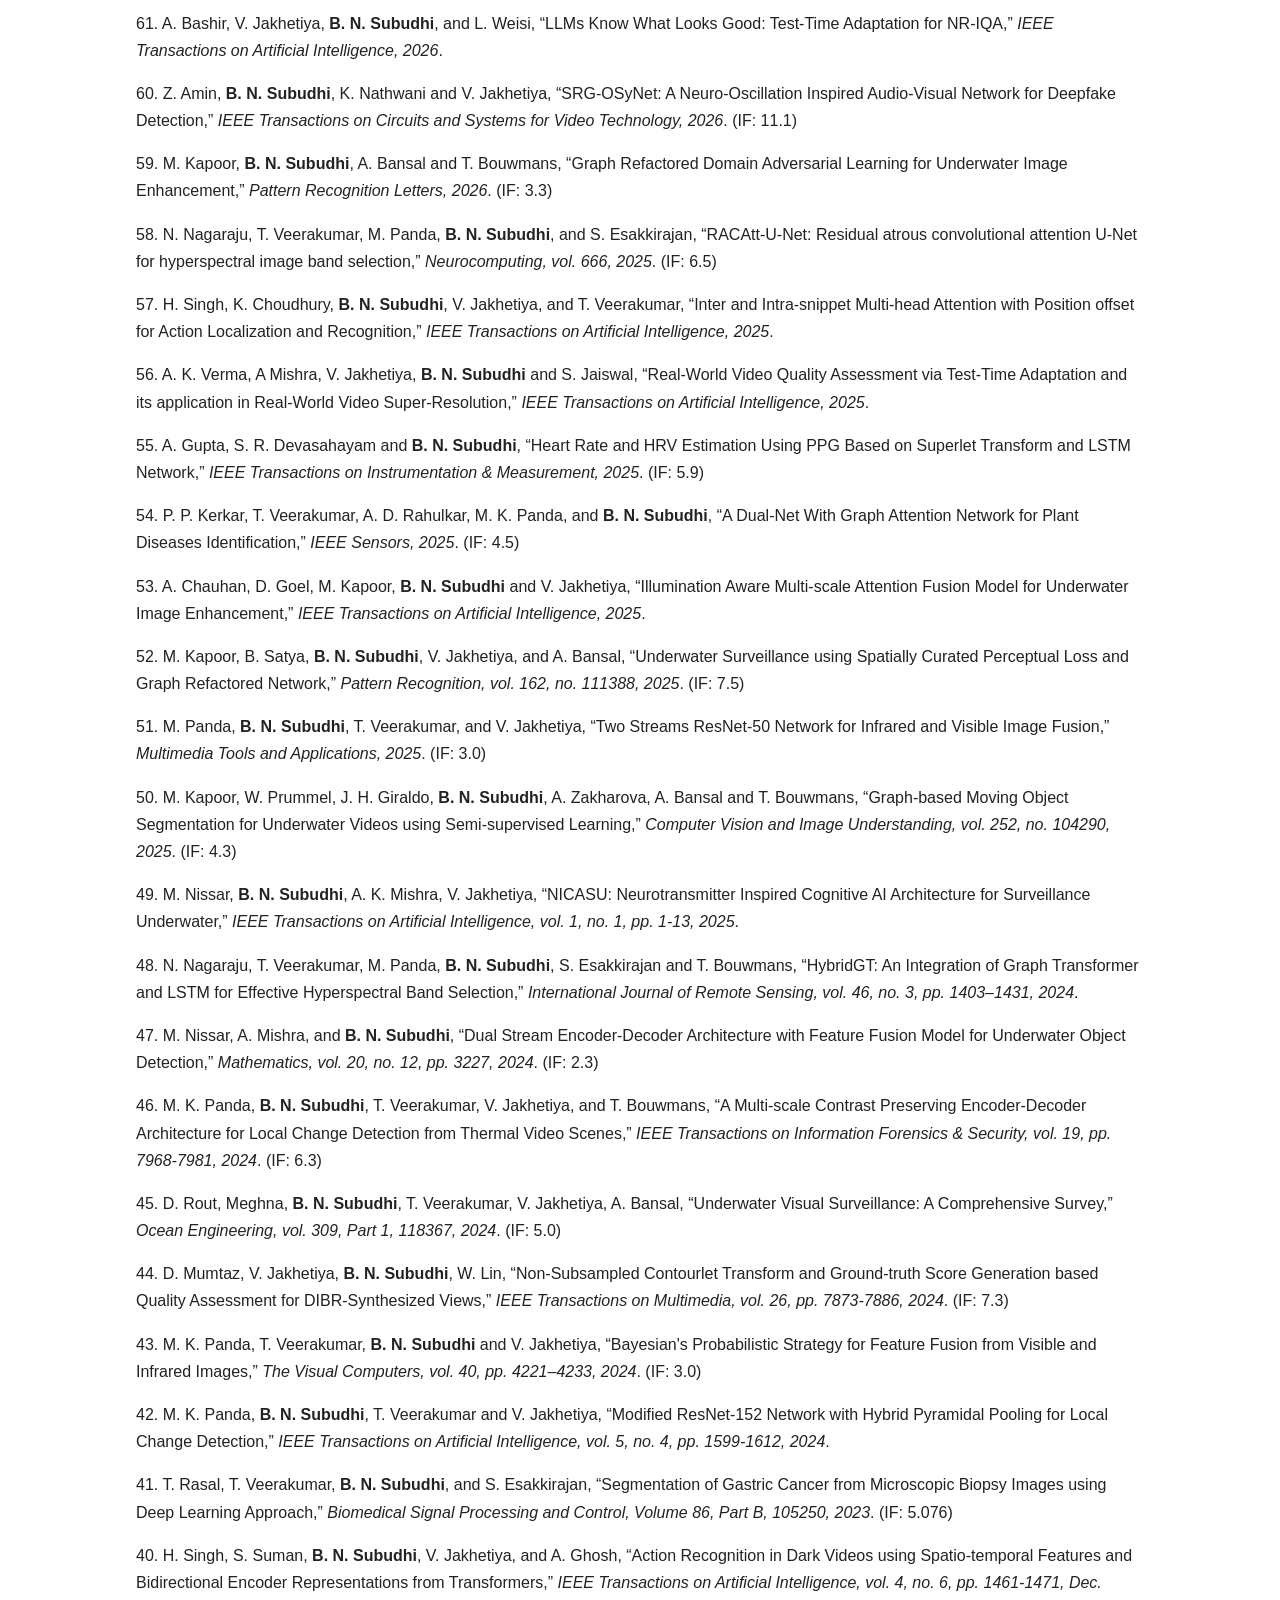
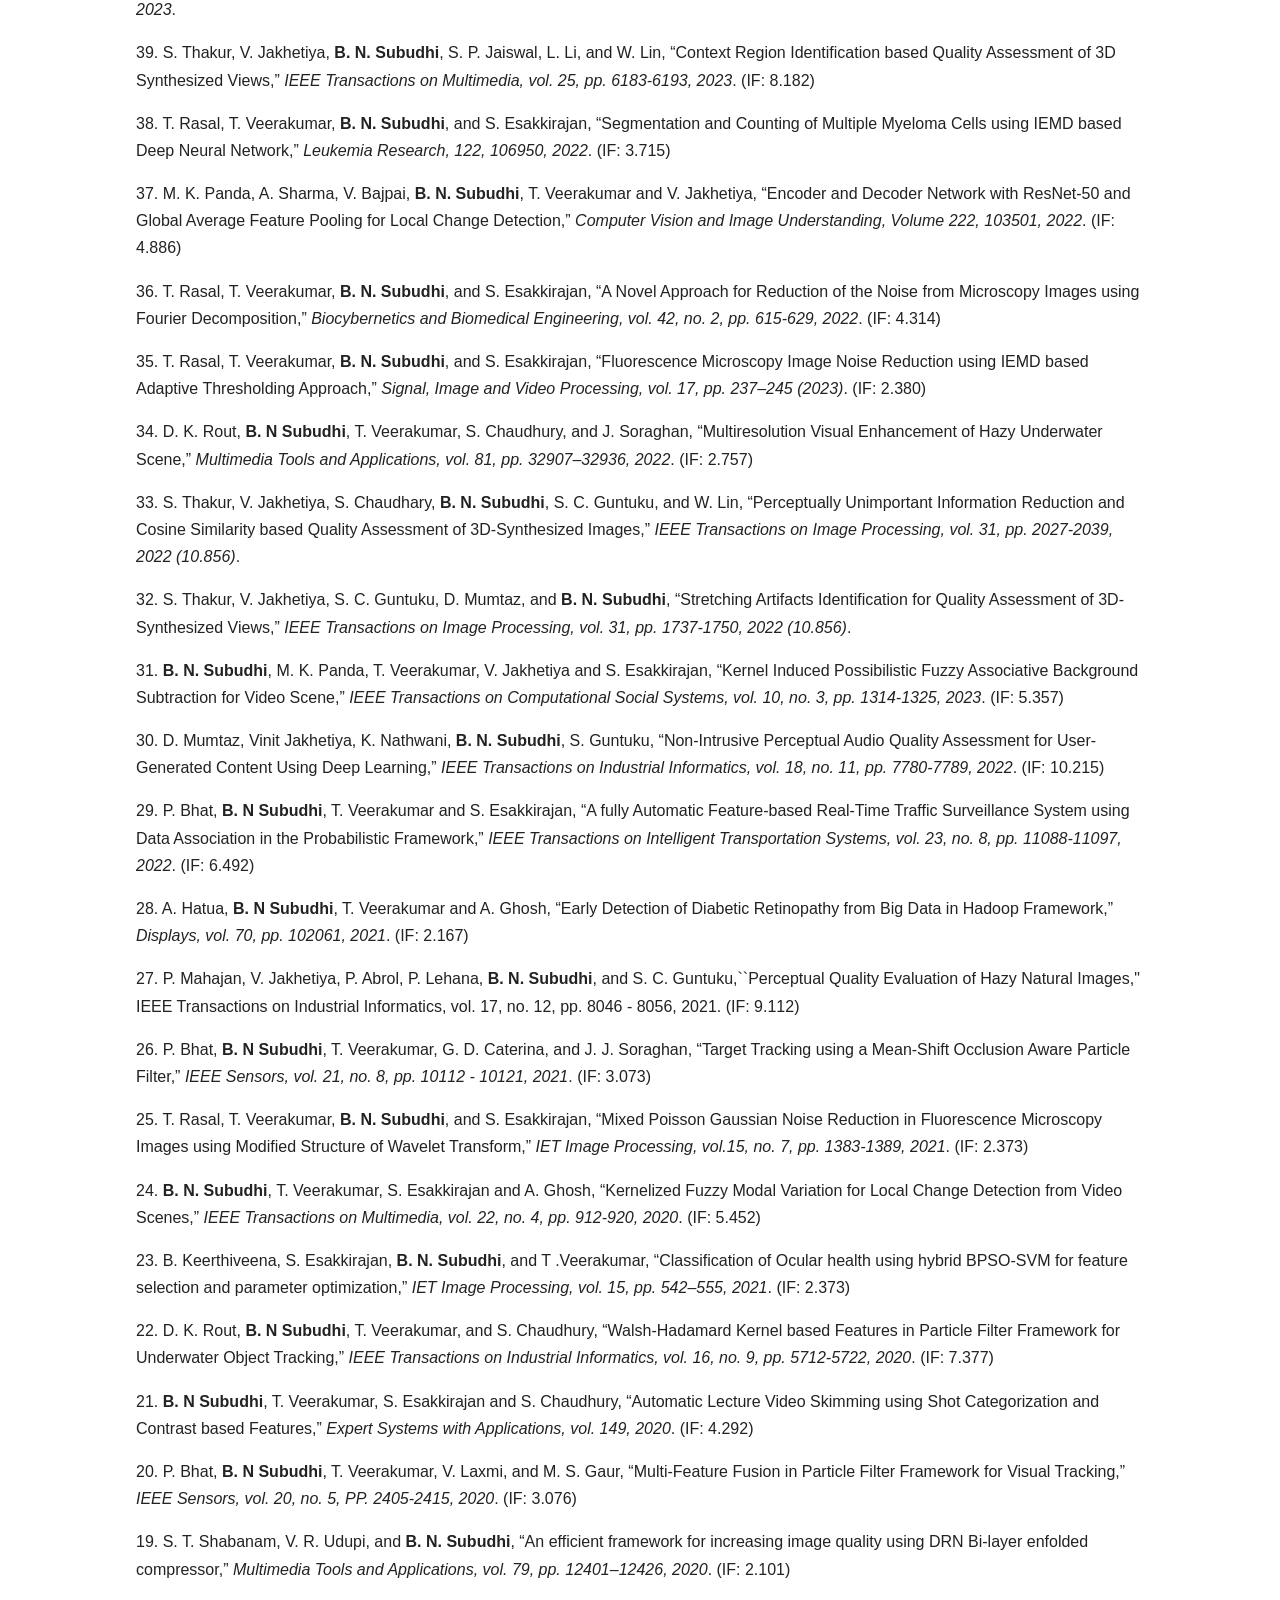
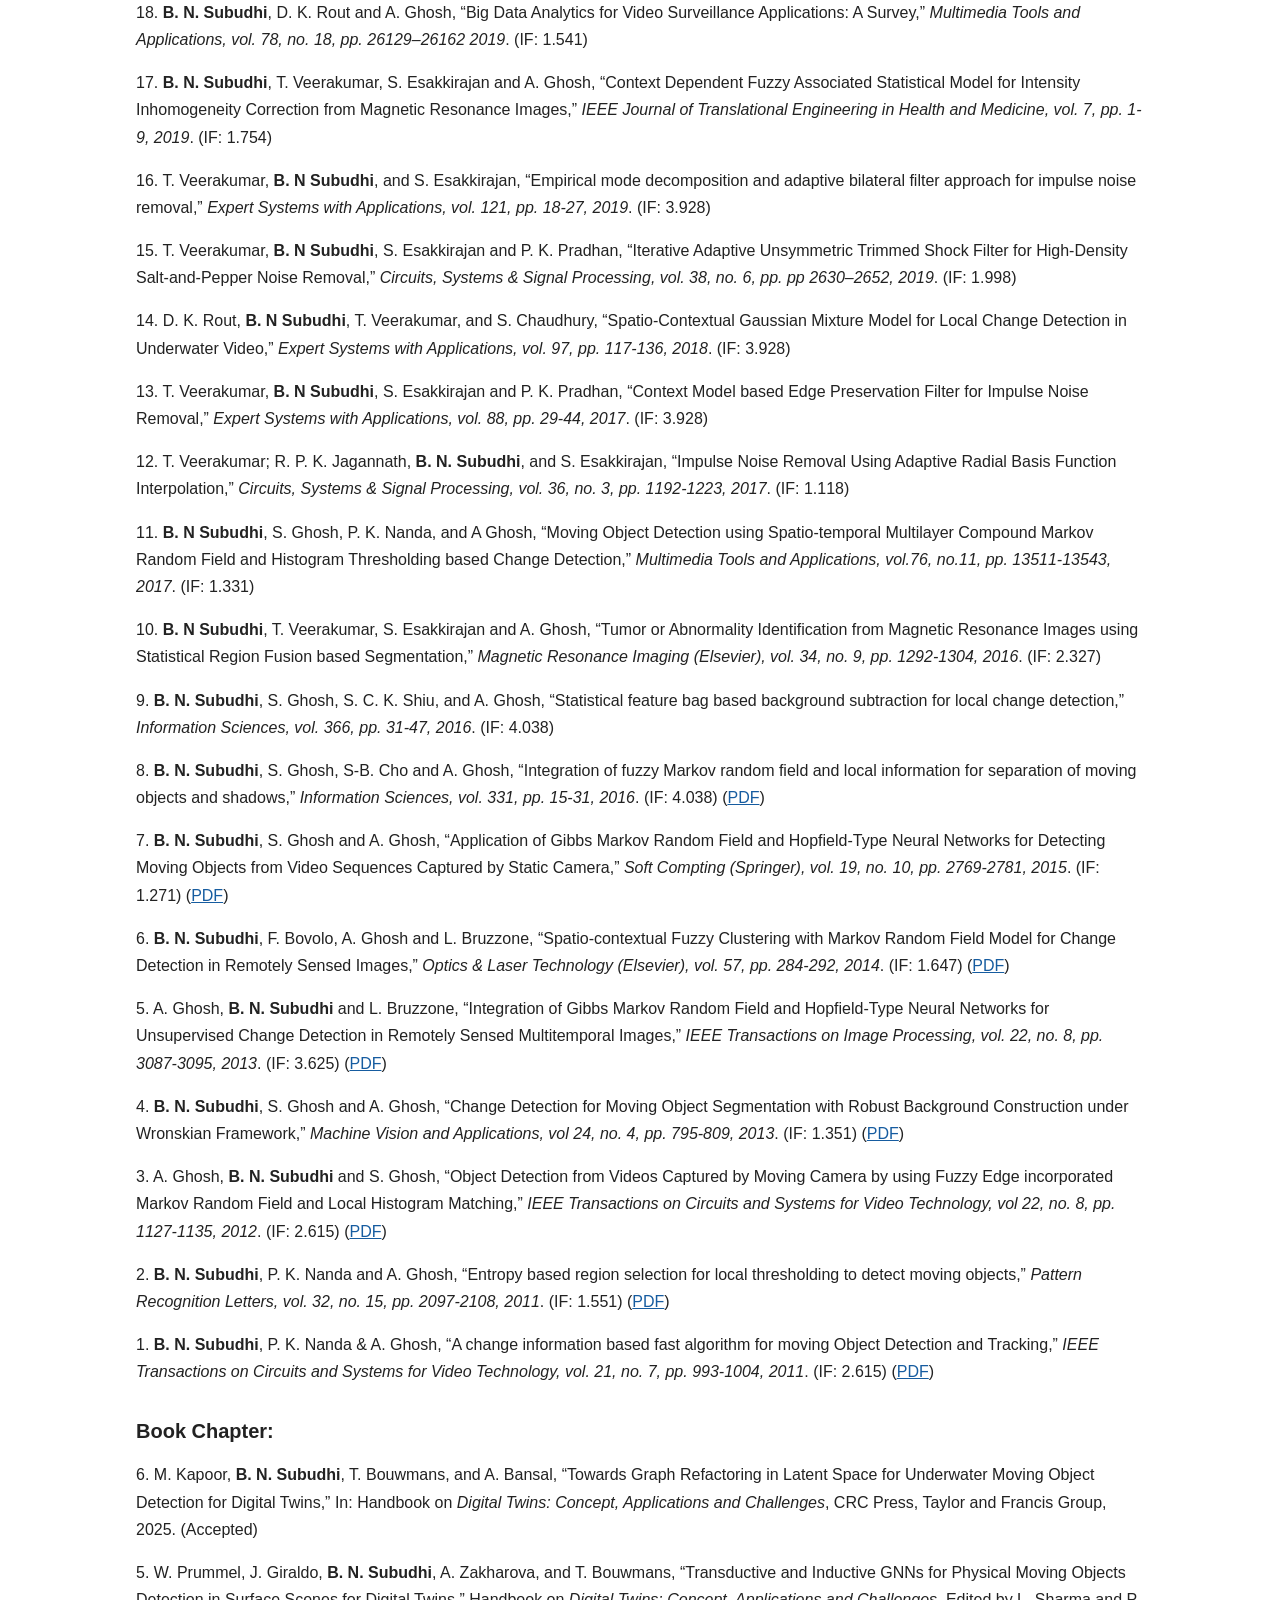
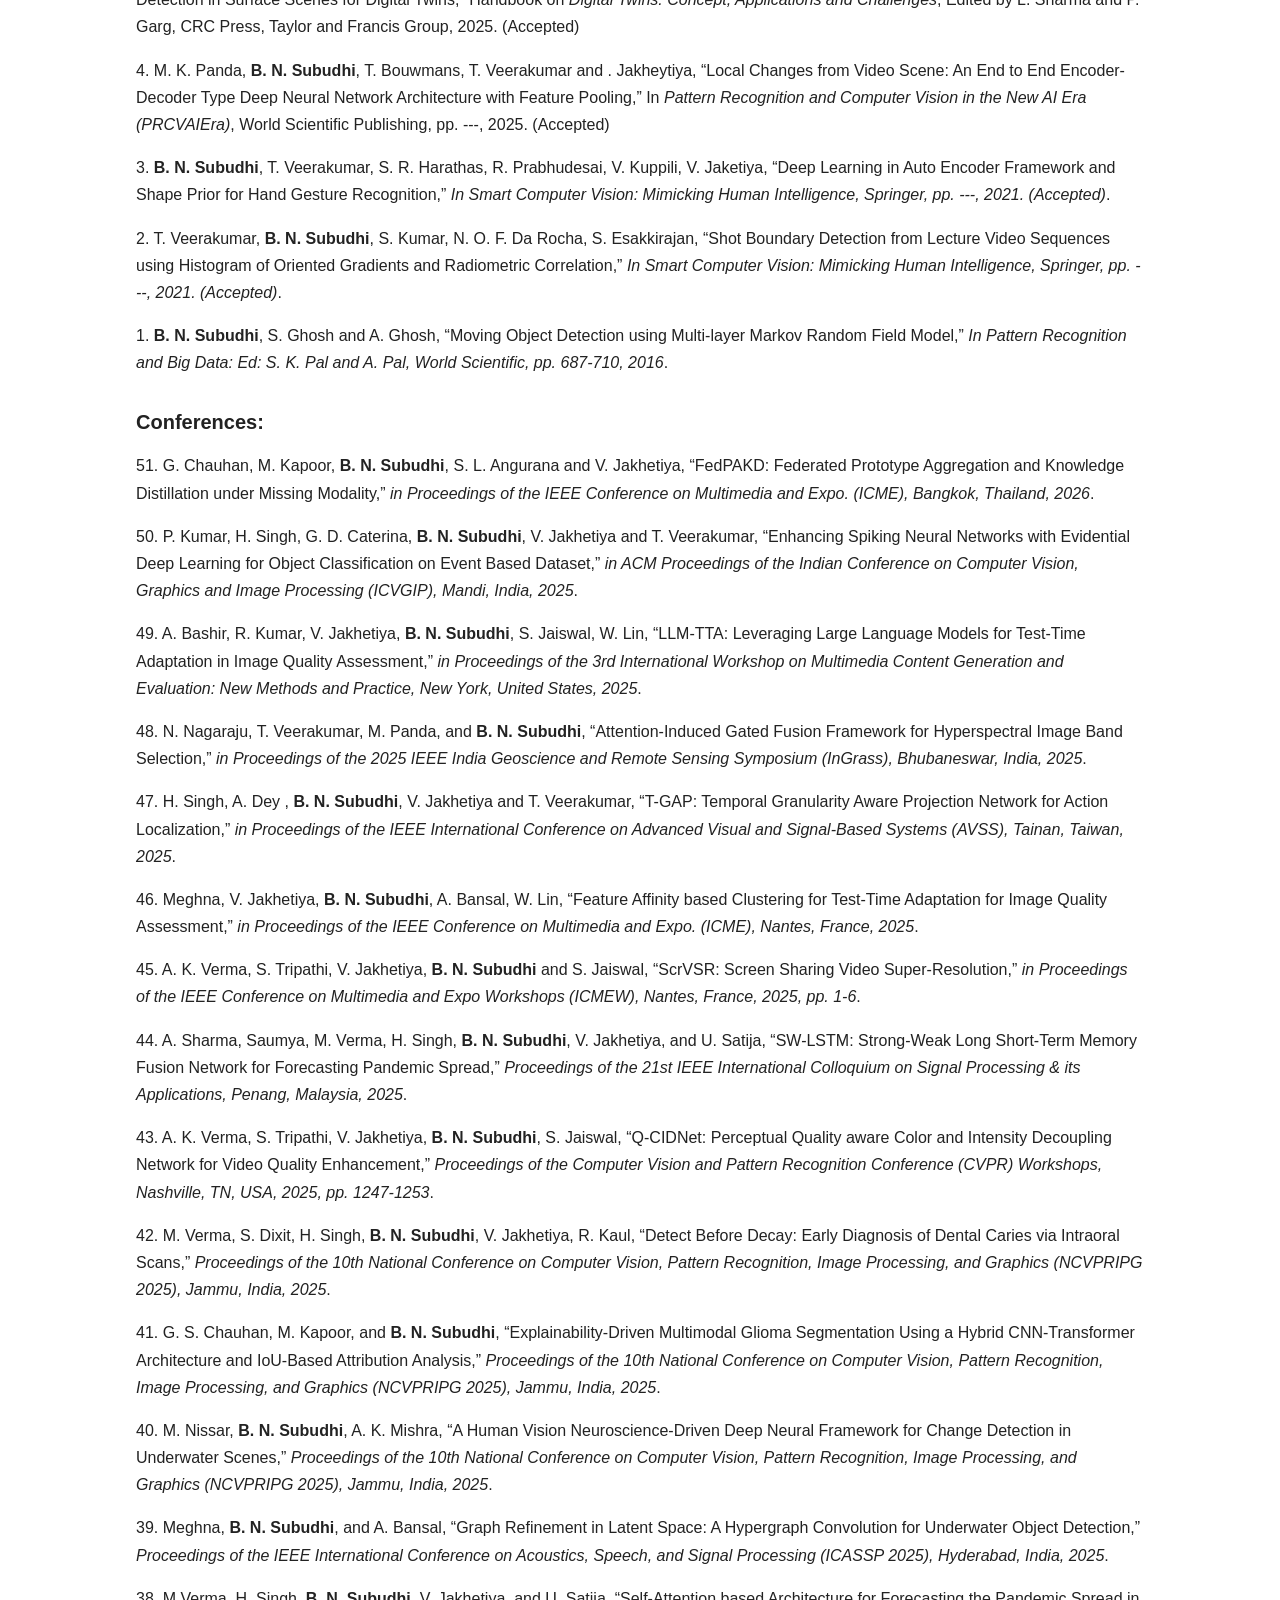
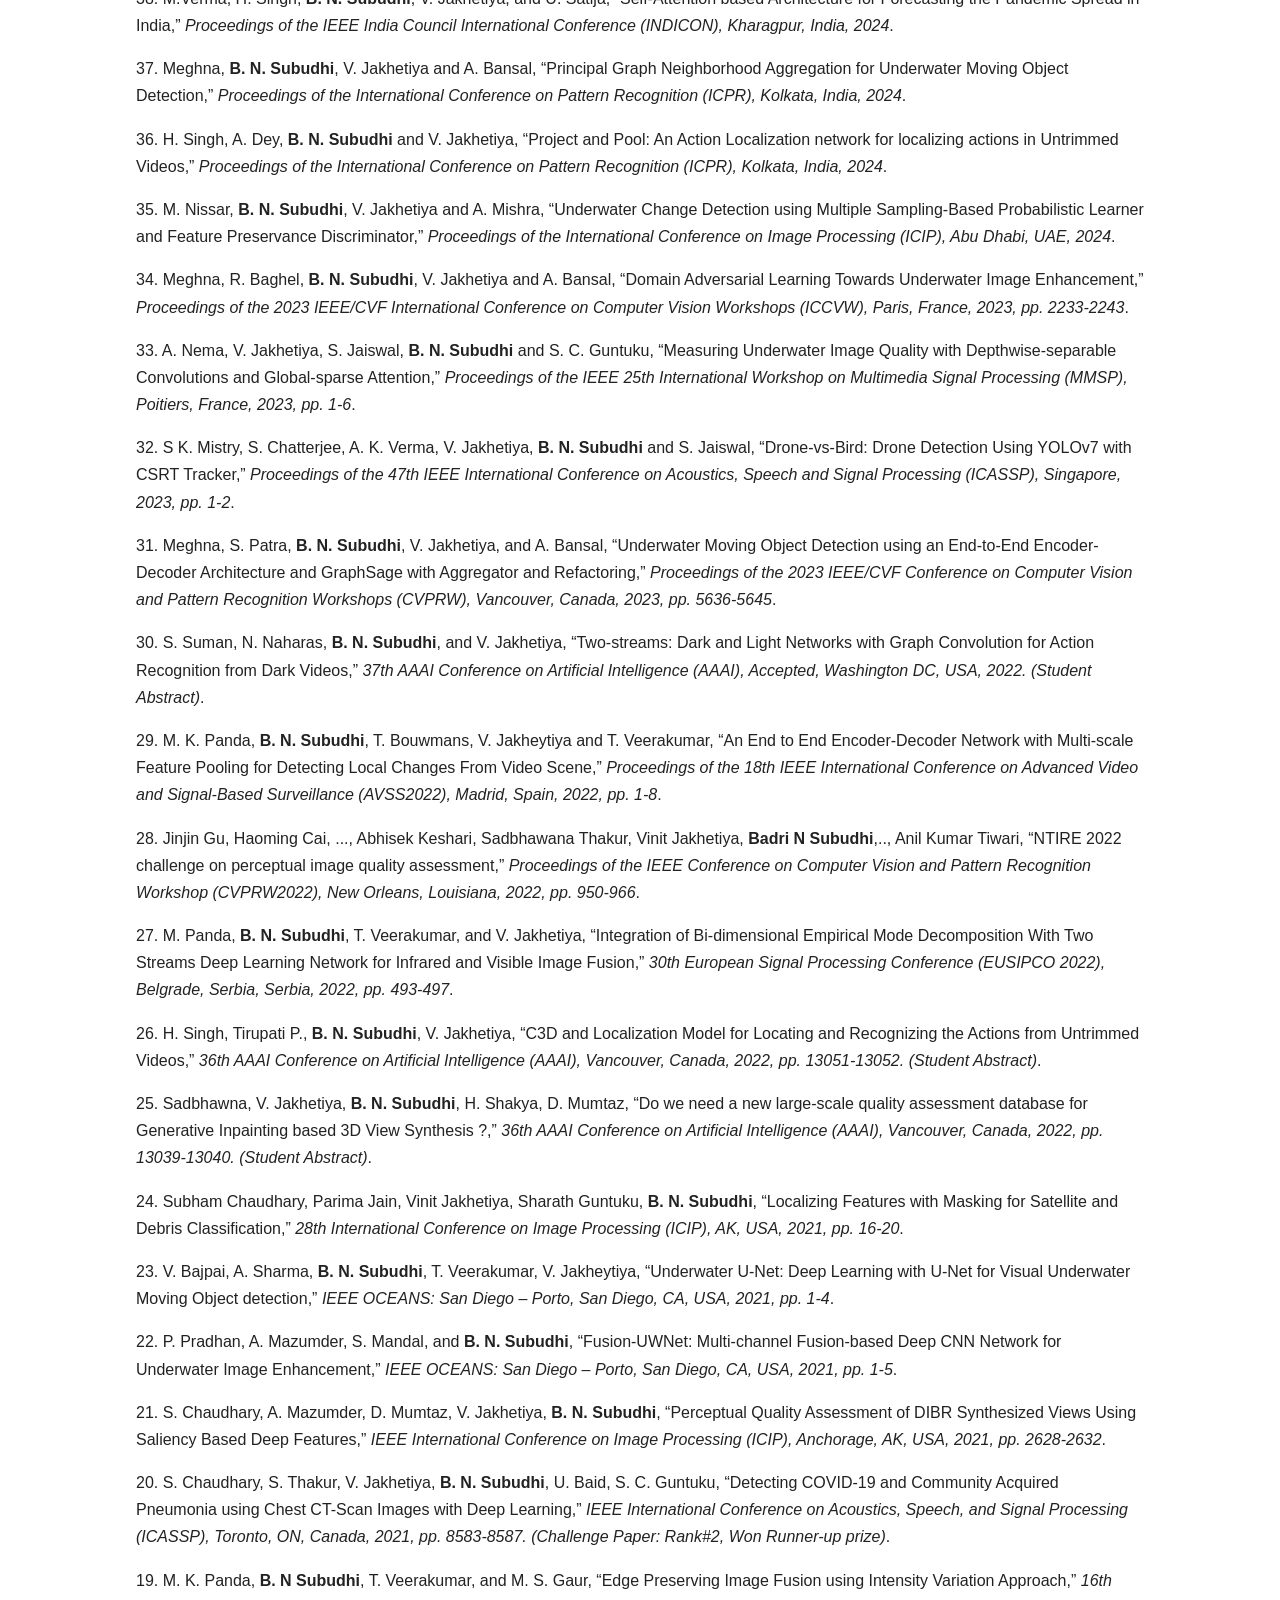
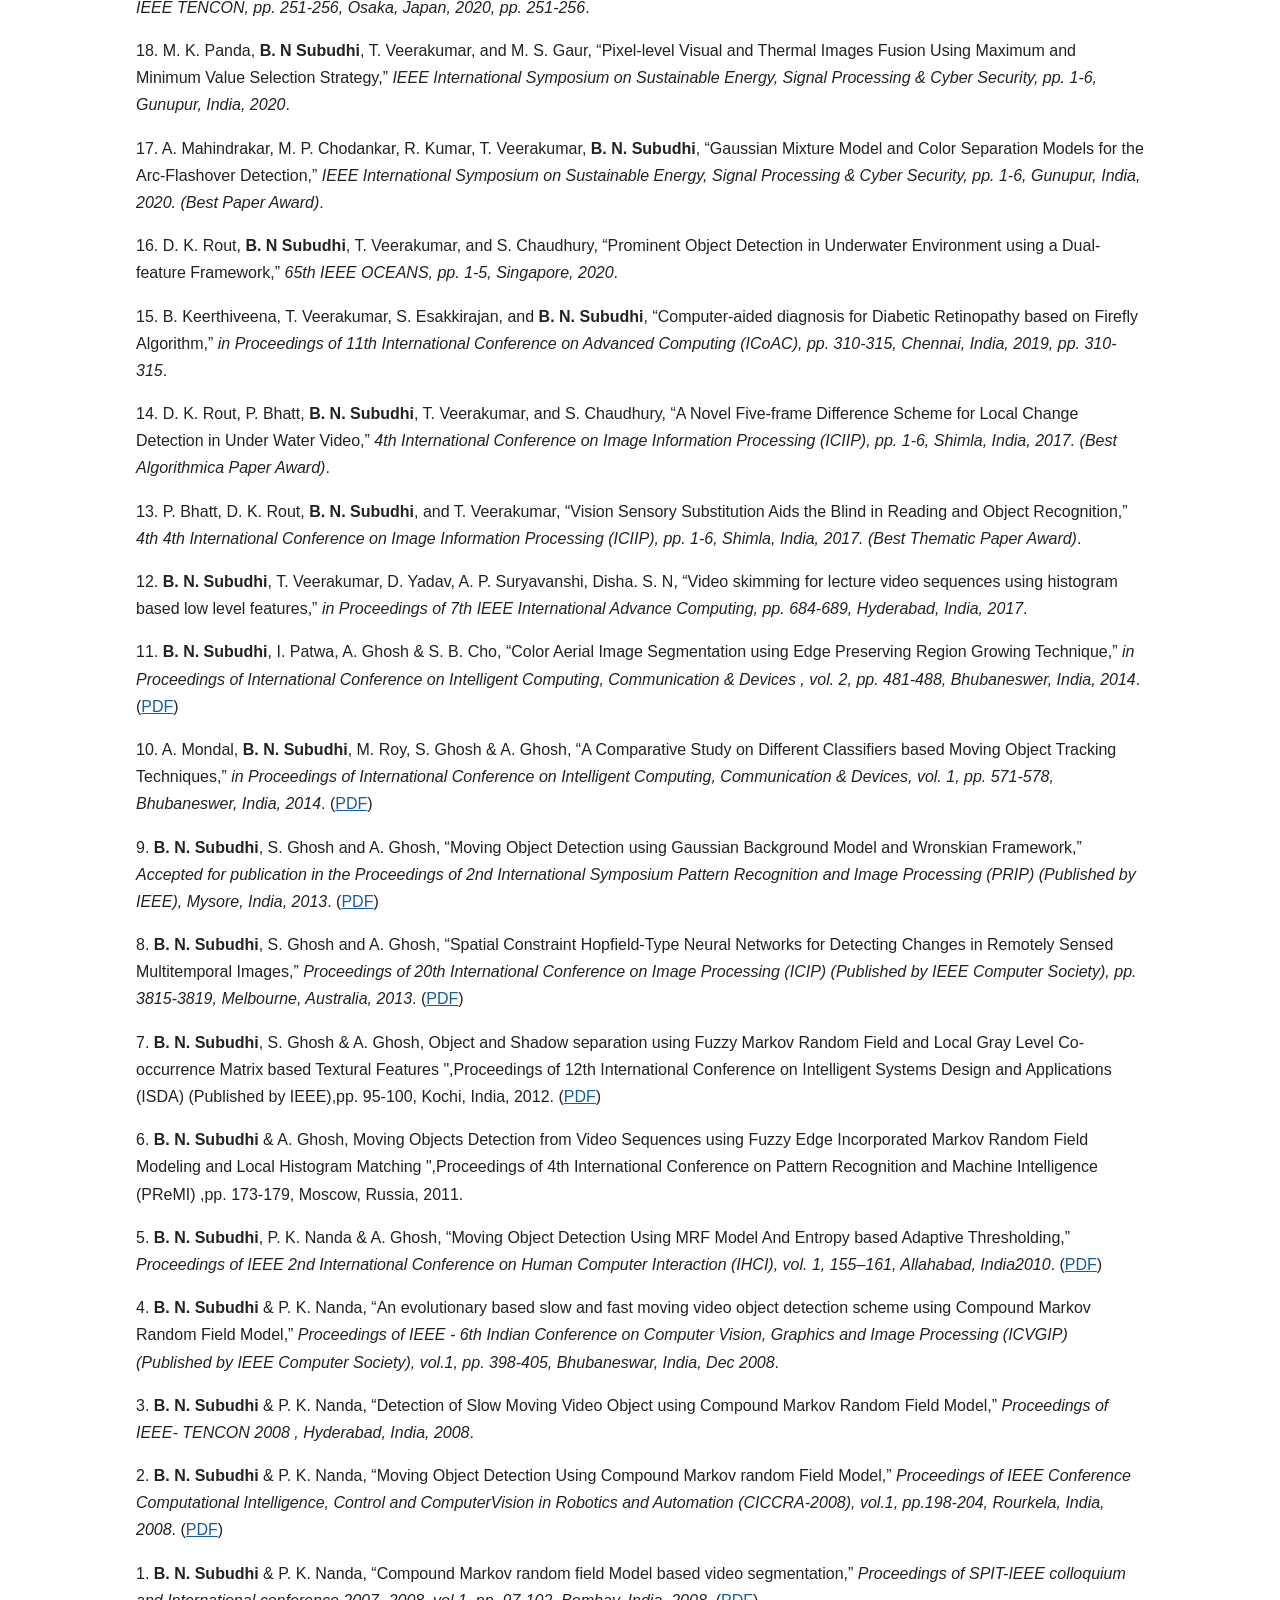
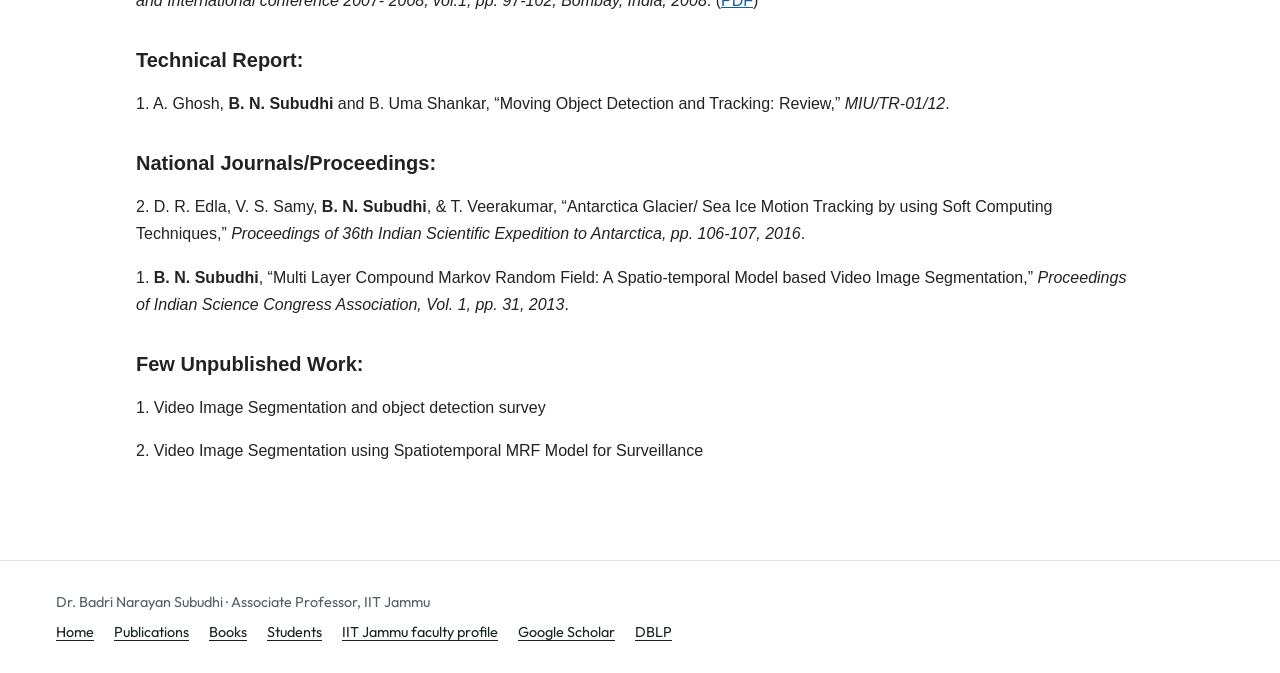
<file: publications.html>
<!DOCTYPE html>

<html lang="en">
<head>
<meta charset="utf-8"/>
<meta content="width=device-width, initial-scale=1.0" name="viewport"/>
<title>Publications | Badri Narayan Subudhi | IIT Jammu</title>
<meta name="description" content="Journal articles, conference papers, books, patents and book chapters by Dr. Badri Narayan Subudhi, Associate Professor at IIT Jammu." />
<link href="style.css?v=16" rel="stylesheet"/>
<link href="publications.css?v=2" rel="stylesheet"/>

  <link rel="canonical" href="https://badrisubudhi.github.io/publications.html" />
  <meta name="robots" content="index, follow, max-image-preview:large" />
  <meta name="author" content="Dr. Badri Narayan Subudhi" />
  <link rel="icon" href="favicon.svg" type="image/svg+xml" />
  <meta property="og:type" content="website" />
  <meta property="og:site_name" content="Badri Narayan Subudhi" />
  <meta property="og:title" content="Publications | Badri Narayan Subudhi | IIT Jammu" />
  <meta property="og:description" content="Journal articles, conference papers, books, patents and book chapters by Dr. Badri Narayan Subudhi, Associate Professor at IIT Jammu." />
  <meta property="og:url" content="https://badrisubudhi.github.io/publications.html" />
  <meta property="og:image" content="https://badrisubudhi.github.io/badri-narayan-subudhi.webp" />
  <meta property="og:image:alt" content="Dr. Badri Narayan Subudhi — Associate Professor at IIT Jammu" />
  <meta name="twitter:card" content="summary" />
  <meta name="twitter:title" content="Publications | Badri Narayan Subudhi | IIT Jammu" />
  <meta name="twitter:description" content="Journal articles, conference papers, books, patents and book chapters by Dr. Badri Narayan Subudhi, Associate Professor at IIT Jammu." />
  <meta name="twitter:image" content="https://badrisubudhi.github.io/badri-narayan-subudhi.webp" />
  <meta name="twitter:image:alt" content="Dr. Badri Narayan Subudhi" />
  <script type="application/ld+json">
{
  "@context": "https://schema.org",
  "@graph": [
    {
      "@type": "WebSite",
      "@id": "https://badrisubudhi.github.io/#website",
      "url": "https://badrisubudhi.github.io/",
      "name": "Badri Narayan Subudhi",
      "alternateName": "Badri Subudhi",
      "inLanguage": "en",
      "publisher": {
        "@id": "https://badrisubudhi.github.io/#person"
      }
    },
    {
      "@type": "CollectionPage",
      "@id": "https://badrisubudhi.github.io/publications.html#webpage",
      "url": "https://badrisubudhi.github.io/publications.html",
      "name": "Publications | Badri Narayan Subudhi | IIT Jammu",
      "description": "Journal articles, conference papers, books, patents and book chapters by Dr. Badri Narayan Subudhi, Associate Professor at IIT Jammu.",
      "inLanguage": "en",
      "isPartOf": {
        "@id": "https://badrisubudhi.github.io/#website"
      },
      "about": {
        "@id": "https://badrisubudhi.github.io/#person"
      },
      "author": {
        "@id": "https://badrisubudhi.github.io/#person"
      }
    }
  ]
}
  </script>
</head>
<body class="publications-page">
<header>
<div class="container">
<!-- Logo Container -->
<a class="logo-container" href="./">
<img alt="IIT Jammu Logo" class="logo-img" src="logo1.png?v=2"/>
<div class="logo-text">
<span id="headerLogoName">Dr. Badri Narayan Subudhi</span>
<span id="headerLogoSubtitle">Web Page</span>
</div>
</a>
<!-- Navigation & CTA -->
<nav>
<ul class="nav-links">
<li><a href="./">Home</a></li>
<li><a aria-current="page" class="active" href="publications.html">Publications</a></li>
<li><a href="students.html">Students</a></li>
<li><a href="https://www.iitjammu.ac.in/underwater-artificial-intelligence-lab/" rel="noopener noreferrer" target="_blank">Our Lab</a></li>
</ul>
<a class="cta-button" href="https://www.linkedin.com/in/badri-n-subudhi-50883520/" id="headerCta" rel="noopener noreferrer" target="_blank">
<svg fill="currentColor" height="16" viewbox="0 0 24 24" width="16" xmlns="http://www.w3.org/2000/svg">
<path d="M19 0h-14c-2.761 0-5 2.239-5 5v14c0 2.761 2.239 5 5 5h14c2.762 0 5-2.239 5-5v-14c0-2.761-2.238-5-5-5zm-11 19h-3v-11h3v11zm-1.5-12.268c-.966 0-1.75-.779-1.75-1.75s.784-1.75 1.75-1.75 1.75.779 1.75 1.75-.784 1.75-1.75 1.75zm13.5 12.268h-3v-5.604c0-3.368-4-3.113-4 0v5.604h-3v-11h3v1.765c1.396-2.586 7-2.777 7 2.476v6.759z"></path>
</svg>
          LinkedIn
        </a>
</nav>
</div>
</header>
<main class="container publications-document">
<h1>Publications</h1><div class="publication-controls" hidden="" id="publicationControls">
<label for="publicationSearch">Search publications</label>
<input id="publicationSearch" placeholder="Search by title, author, or venue" type="search"/>
<div aria-label="Filter publications by category" class="publication-filters" role="group">
<button aria-pressed="true" data-filter="all" data-label="All" type="button">All</button><button aria-pressed="false" data-filter="books" data-label="Books" type="button">Books</button><button aria-pressed="false" data-filter="patents" data-label="Patents" type="button">Patents</button><button aria-pressed="false" data-filter="journals" data-label="Journals" type="button">Journals</button><button aria-pressed="false" data-filter="chapters" data-label="Book Chapters" type="button">Book Chapters</button><button aria-pressed="false" data-filter="conferences" data-label="Conferences" type="button">Conferences</button><button aria-pressed="false" data-filter="others" data-label="Others" type="button">Others</button></div>
</div><div id="publicationList"><section aria-labelledby="books-heading" class="publication-section" data-category="books">
<h2 id="books-heading">Books:</h2>
<p class="publication-entry"><span class="publication-number">5. </span><strong>B. N. Subudhi</strong>, R. K. Rout, B. S. Sengar (Eds.). <em>Computer Vision, Pattern Recognition, Image Processing, and Graphics (Part II)</em>, Springer: Communications in Computer and Information Science, 2025.</p>
<p class="publication-entry"><span class="publication-number">4. </span><strong>B. N. Subudhi</strong>, R. K. Rout, B. S. Sengar (Eds.). <em>Computer Vision, Pattern Recognition, Image Processing, and Graphics (Part I)</em>, Springer: Communications in Computer and Information Science, 2025.</p>
<p class="publication-entry"><span class="publication-number">3. </span>S. Esakkirajan, T. Veerakumar, <strong>B. N. Subudhi</strong>, <em>Digital Image Processing: Illustration Using Python</em>. Springer: Singapore, 2025</p>
<p class="publication-entry"><span class="publication-number">2. </span>S. Esakkirajan, T. Veerakumar, <strong>B. N. Subudhi</strong>, <em>Digital Signal Processing: Illustration Using Python</em>. Springer: Singapore, 2024</p>
<p class="publication-entry"><span class="publication-number">1. </span>S. Esakkirajan, T. Veerakumar, <strong>B. N. Subudhi</strong>, <em>Digital Signal Processing</em>. Tata McGraw Hill: New Delhi, 2021</p>
</section><section aria-labelledby="patents-heading" class="publication-section" data-category="patents">
<h2 id="patents-heading">Patents:</h2>
<p class="publication-entry"><span class="publication-number">8. </span>M. Panda, <strong>B. N Subudhi</strong>, V.Jakhetiya, T. Veerakumar, S. Esakkirajan, and A. Ghosh, Provisional USA patent application no. 19/026,922 filed entitled "System And Method For Thermal Video Surveillance Based On Pyramidal Pooling Architecture".</p>
<p class="publication-entry"><span class="publication-number">7. </span>Meghna, A. Chauhan, D. Goel, <strong>B. N Subudhi</strong>, V.Jakhetiya, V. V. R. Suresh, S. Chaudhury, Provisional Indian patent application no. 202411053490 filed entitled "A System and a Method for Underwater Image Enhancement ".</p>
<p class="publication-entry"><span class="publication-number">6. </span>A. P. Singh, B. Singh, P. Singh, J. Kumar, V. Kumar, S. M. Dadhich, <strong>B. N. Subudhi</strong> and D. Singh and S. S. Pagoch, Indian patent 451015-001 registered "Smart AI Based Irrigation Control Device ".</p>
<p class="publication-entry"><span class="publication-number">5. </span>M. Panda, <strong>B. N Subudhi</strong>, V.Jakhetiya, T. Veerakumar, S. Esakkirajan, and A. Ghosh, Provisional USA patent application no. 18/411, 060 filed entitled "Method for Thermal Video Surveillance based on Feature Pooling Module".</p>
<p class="publication-entry"><span class="publication-number">4. </span>Meghna, <strong>B. N Subudhi</strong>, V.Jakhetiya, A. Bansal, T. Veerakumar, A. Ghosh, Provisional USA patent application no. 18230642 filed entitled "Image Enhancement and Object Detection System for Degraded Underwater Images using Zero-Reference Deep Curve Estimation and G-Unet".</p>
<p class="publication-entry"><span class="publication-number">3. </span>A. Ghosh, H. Singh, S. Suman, <strong>B. N Subudhi</strong>, Vinit Jakhetiya, T. Veerakumar, Provisional USA patent application no. 18122269 filed entitled “Action Detection System for Dark Videos using Spatio-Temporal Features and Bidirectional Encoder Representations from Transformers”.</p>
<p class="publication-entry"><span class="publication-number">2. </span>R. Maruthadurai, T. Veerakumar, <strong>B. N. Subudhi</strong>, and S. Esakkirajan, Provisional Indian patent application no. 202221006557 filed entitled, “Method and system for detection of stem and root borer infestation,” <em>KSALLP Ref. No. P13240IN00, Published on 11/08/2023</em>.</p>
<p class="publication-entry"><span class="publication-number">1. </span><strong>B. N. Subudhi</strong>, T. Veerakumar, V. Jakhetiya, and S. Esakkirajan, Provisional Indian patent application no. 202111053136 filed entitled “A System and Method for Arc-Flash Detection using Local Change Detection and Color Attention”.</p>
</section><section aria-labelledby="journals-heading" class="publication-section" data-category="journals">
<h2 id="journals-heading">Journals:</h2>
<p class="publication-entry"><span class="publication-number">63. </span>M. Kapoor, <strong>B. N. Subudhi</strong>, A. Bansal and V. Jakhetiya, “Towards Graph Representational Learning with Multiple Aggregators for Foreground Segmentation in Video Scenes,” <em>IEEE Transactions on Emerging Topics in Computing, 2026</em>. (IF: 4.8)</p><p class="publication-entry"><span class="publication-number">62. </span>N. Nagaraju, T. Veerakumar, M. Panda, <strong>B. N. Subudhi</strong>, F. Bovolo, and L. Bruzone, “A Review of Band Selection in Hyperspectral Imaging: From Classical Heuristics to Deep Learning Challenges,” <em>Journal of Photogrammetry, Remote Sensing and Geoinformation Science, 2026</em>. (IF: 3.1)</p><p class="publication-entry"><span class="publication-number">61. </span>A. Bashir, V. Jakhetiya, <strong>B. N. Subudhi</strong>, and L. Weisi, “LLMs Know What Looks Good: Test-Time Adaptation for NR-IQA,” <em>IEEE Transactions on Artificial Intelligence, 2026</em>.</p>
<p class="publication-entry"><span class="publication-number">60. </span>Z. Amin, <strong>B. N. Subudhi</strong>, K. Nathwani and V. Jakhetiya, “SRG-OSyNet: A Neuro-Oscillation Inspired Audio-Visual Network for Deepfake Detection,” <em>IEEE Transactions on Circuits and Systems for Video Technology, 2026</em>. (IF: 11.1)</p>
<p class="publication-entry"><span class="publication-number">59. </span>M. Kapoor, <strong>B. N. Subudhi</strong>, A. Bansal and T. Bouwmans, “Graph Refactored Domain Adversarial Learning for Underwater Image Enhancement,” <em>Pattern Recognition Letters, 2026</em>. (IF: 3.3)</p>
<p class="publication-entry"><span class="publication-number">58. </span>N. Nagaraju, T. Veerakumar, M. Panda, <strong>B. N. Subudhi</strong>, and S. Esakkirajan, “RACAtt-U-Net: Residual atrous convolutional attention U-Net for hyperspectral image band selection,” <em>Neurocomputing, vol. 666, 2025</em>. (IF: 6.5)</p>
<p class="publication-entry"><span class="publication-number">57. </span>H. Singh, K. Choudhury, <strong>B. N. Subudhi</strong>, V. Jakhetiya, and T. Veerakumar, “Inter and Intra-snippet Multi-head Attention with Position offset for Action Localization and Recognition,” <em>IEEE Transactions on Artificial Intelligence, 2025</em>.</p>
<p class="publication-entry"><span class="publication-number">56. </span>A. K. Verma, A Mishra, V. Jakhetiya, <strong>B. N. Subudhi</strong> and S. Jaiswal, “Real-World Video Quality Assessment via Test-Time Adaptation and its application in Real-World Video Super-Resolution,” <em>IEEE Transactions on Artificial Intelligence, 2025</em>.</p>
<p class="publication-entry"><span class="publication-number">55. </span>A. Gupta, S. R. Devasahayam and <strong>B. N. Subudhi</strong>, “Heart Rate and HRV Estimation Using PPG Based on Superlet Transform and LSTM Network,” <em>IEEE Transactions on Instrumentation &amp; Measurement, 2025</em>. (IF: 5.9)</p>
<p class="publication-entry"><span class="publication-number">54. </span>P. P. Kerkar, T. Veerakumar, A. D. Rahulkar, M. K. Panda, and <strong>B. N. Subudhi</strong>, “A Dual-Net With Graph Attention Network for Plant Diseases Identification,” <em>IEEE Sensors, 2025</em>. (IF: 4.5)</p>
<p class="publication-entry"><span class="publication-number">53. </span>A. Chauhan, D. Goel, M. Kapoor, <strong>B. N. Subudhi</strong> and V. Jakhetiya, “Illumination Aware Multi-scale Attention Fusion Model for Underwater Image Enhancement,” <em>IEEE Transactions on Artificial Intelligence, 2025</em>.</p>
<p class="publication-entry"><span class="publication-number">52. </span>M. Kapoor, B. Satya, <strong>B. N. Subudhi</strong>, V. Jakhetiya, and A. Bansal, “Underwater Surveillance using Spatially Curated Perceptual Loss and Graph Refactored Network,” <em>Pattern Recognition, vol. 162, no. 111388, 2025</em>. (IF: 7.5)</p>
<p class="publication-entry"><span class="publication-number">51. </span>M. Panda, <strong>B. N. Subudhi</strong>, T. Veerakumar, and V. Jakhetiya, “Two Streams ResNet-50 Network for Infrared and Visible Image Fusion,” <em>Multimedia Tools and Applications, 2025</em>. (IF: 3.0)</p>
<p class="publication-entry"><span class="publication-number">50. </span>M. Kapoor, W. Prummel, J. H. Giraldo, <strong>B. N. Subudhi</strong>, A. Zakharova, A. Bansal and T. Bouwmans, “Graph-based Moving Object Segmentation for Underwater Videos using Semi-supervised Learning,” <em>Computer Vision and Image Understanding, vol. 252, no. 104290, 2025</em>. (IF: 4.3)</p>
<p class="publication-entry"><span class="publication-number">49. </span>M. Nissar, <strong>B. N. Subudhi</strong>, A. K. Mishra, V. Jakhetiya, “NICASU: Neurotransmitter Inspired Cognitive AI Architecture for Surveillance Underwater,” <em>IEEE Transactions on Artificial Intelligence, vol. 1, no. 1, pp. 1-13, 2025</em>.</p>
<p class="publication-entry"><span class="publication-number">48. </span>N. Nagaraju, T. Veerakumar, M. Panda, <strong>B. N. Subudhi</strong>, S. Esakkirajan and T. Bouwmans, “HybridGT: An Integration of Graph Transformer and LSTM for Effective Hyperspectral Band Selection,” <em>International Journal of Remote Sensing, vol. 46, no. 3, pp. 1403–1431, 2024</em>.</p>
<p class="publication-entry"><span class="publication-number">47. </span>M. Nissar, A. Mishra, and <strong>B. N. Subudhi</strong>, “Dual Stream Encoder-Decoder Architecture with Feature Fusion Model for Underwater Object Detection,” <em>Mathematics, vol. 20, no. 12, pp. 3227, 2024</em>. (IF: 2.3)</p>
<p class="publication-entry"><span class="publication-number">46. </span>M. K. Panda, <strong>B. N. Subudhi</strong>, T. Veerakumar, V. Jakhetiya, and T. Bouwmans, “A Multi-scale Contrast Preserving Encoder-Decoder Architecture for Local Change Detection from Thermal Video Scenes,” <em>IEEE Transactions on Information Forensics &amp; Security, vol. 19, pp. 7968-7981, 2024</em>. (IF: 6.3)</p>
<p class="publication-entry"><span class="publication-number">45. </span>D. Rout, Meghna, <strong>B. N. Subudhi</strong>, T. Veerakumar, V. Jakhetiya, A. Bansal, “Underwater Visual Surveillance: A Comprehensive Survey,” <em>Ocean Engineering, vol. 309, Part 1, 118367, 2024</em>. (IF: 5.0)</p>
<p class="publication-entry"><span class="publication-number">44. </span>D. Mumtaz, V. Jakhetiya, <strong>B. N. Subudhi</strong>, W. Lin, “Non-Subsampled Contourlet Transform and Ground-truth Score Generation based Quality Assessment for DIBR-Synthesized Views,” <em>IEEE Transactions on Multimedia, vol. 26, pp. 7873-7886, 2024</em>. (IF: 7.3)</p>
<p class="publication-entry"><span class="publication-number">43. </span>M. K. Panda, T. Veerakumar, <strong>B. N. Subudhi</strong> and V. Jakhetiya, “Bayesian's Probabilistic Strategy for Feature Fusion from Visible and Infrared Images,” <em>The Visual Computers, vol. 40, pp. 4221–4233, 2024</em>. (IF: 3.0)</p>
<p class="publication-entry"><span class="publication-number">42. </span>M. K. Panda, <strong>B. N. Subudhi</strong>, T. Veerakumar and V. Jakhetiya, “Modified ResNet-152 Network with Hybrid Pyramidal Pooling for Local Change Detection,” <em>IEEE Transactions on Artificial Intelligence, vol. 5, no. 4, pp. 1599-1612, 2024</em>.</p>
<p class="publication-entry"><span class="publication-number">41. </span>T. Rasal, T. Veerakumar, <strong>B. N. Subudhi</strong>, and S. Esakkirajan, “Segmentation of Gastric Cancer from Microscopic Biopsy Images using Deep Learning Approach,” <em>Biomedical Signal Processing and Control, Volume 86, Part B, 105250, 2023</em>. (IF: 5.076)</p>
<p class="publication-entry"><span class="publication-number">40. </span>H. Singh, S. Suman, <strong>B. N. Subudhi</strong>, V. Jakhetiya, and A. Ghosh, “Action Recognition in Dark Videos using Spatio-temporal Features and Bidirectional Encoder Representations from Transformers,” <em>IEEE Transactions on Artificial Intelligence, vol. 4, no. 6, pp. 1461-1471, Dec. 2023</em>.</p>
<p class="publication-entry"><span class="publication-number">39. </span>S. Thakur, V. Jakhetiya, <strong>B. N. Subudhi</strong>, S. P. Jaiswal, L. Li, and W. Lin, “Context Region Identification based Quality Assessment of 3D Synthesized Views,” <em>IEEE Transactions on Multimedia, vol. 25, pp. 6183-6193, 2023</em>. (IF: 8.182)</p>
<p class="publication-entry"><span class="publication-number">38. </span>T. Rasal, T. Veerakumar, <strong>B. N. Subudhi</strong>, and S. Esakkirajan, “Segmentation and Counting of Multiple Myeloma Cells using IEMD based Deep Neural Network,” <em>Leukemia Research, 122, 106950, 2022</em>. (IF: 3.715)</p>
<p class="publication-entry"><span class="publication-number">37. </span>M. K. Panda, A. Sharma, V. Bajpai, <strong>B. N. Subudhi</strong>, T. Veerakumar and V. Jakhetiya, “Encoder and Decoder Network with ResNet-50 and Global Average Feature Pooling for Local Change Detection,” <em>Computer Vision and Image Understanding, Volume 222, 103501, 2022</em>. (IF: 4.886)</p>
<p class="publication-entry"><span class="publication-number">36. </span>T. Rasal, T. Veerakumar, <strong>B. N. Subudhi</strong>, and S. Esakkirajan, “A Novel Approach for Reduction of the Noise from Microscopy Images using Fourier Decomposition,” <em>Biocybernetics and Biomedical Engineering, vol. 42, no. 2, pp. 615-629, 2022</em>. (IF: 4.314)</p>
<p class="publication-entry"><span class="publication-number">35. </span>T. Rasal, T. Veerakumar, <strong>B. N. Subudhi</strong>, and S. Esakkirajan, “Fluorescence Microscopy Image Noise Reduction using IEMD based Adaptive Thresholding Approach,” <em>Signal, Image and Video Processing, vol. 17, pp. 237–245 (2023)</em>. (IF: 2.380)</p>
<p class="publication-entry"><span class="publication-number">34. </span>D. K. Rout, <strong><strong>B. N Subudhi</strong></strong>, T. Veerakumar, S. Chaudhury, and J. Soraghan, “Multiresolution Visual Enhancement of Hazy Underwater Scene,” <em>Multimedia Tools and Applications, vol. 81, pp. 32907–32936, 2022</em>. (IF: 2.757)</p>
<p class="publication-entry"><span class="publication-number">33. </span>S. Thakur, V. Jakhetiya, S. Chaudhary, <strong>B. N. Subudhi</strong>, S. C. Guntuku, and W. Lin, “Perceptually Unimportant Information Reduction and Cosine Similarity based Quality Assessment of 3D-Synthesized Images,” <em>IEEE Transactions on Image Processing, vol. 31, pp. 2027-2039, 2022 (10.856)</em>.</p>
<p class="publication-entry"><span class="publication-number">32. </span>S. Thakur, V. Jakhetiya, S. C. Guntuku, D. Mumtaz, and <strong>B. N. Subudhi</strong>, “Stretching Artifacts Identification for Quality Assessment of 3D-Synthesized Views,” <em>IEEE Transactions on Image Processing, vol. 31, pp. 1737-1750, 2022 (10.856)</em>.</p>
<p class="publication-entry"><span class="publication-number">31. </span><strong>B. N. Subudhi</strong>, M. K. Panda, T. Veerakumar, V. Jakhetiya and S. Esakkirajan, “Kernel Induced Possibilistic Fuzzy Associative Background Subtraction for Video Scene,” <em>IEEE Transactions on Computational Social Systems, vol. 10, no. 3, pp. 1314-1325, 2023</em>. (IF: 5.357)</p>
<p class="publication-entry"><span class="publication-number">30. </span>D. Mumtaz, Vinit Jakhetiya, K. Nathwani, <strong>B. N. Subudhi</strong>, S. Guntuku, “Non-Intrusive Perceptual Audio Quality Assessment for User-Generated Content Using Deep Learning,” <em>IEEE Transactions on Industrial Informatics, vol. 18, no. 11, pp. 7780-7789, 2022</em>. (IF: 10.215)</p>
<p class="publication-entry"><span class="publication-number">29. </span>P. Bhat, <strong><strong>B. N Subudhi</strong></strong>, T. Veerakumar and S. Esakkirajan, “A fully Automatic Feature-based Real-Time Traffic Surveillance System using Data Association in the Probabilistic Framework,” <em>IEEE Transactions on Intelligent Transportation Systems, vol. 23, no. 8, pp. 11088-11097, 2022</em>. (IF: 6.492)</p>
<p class="publication-entry"><span class="publication-number">28. </span>A. Hatua, <strong><strong>B. N Subudhi</strong></strong>, T. Veerakumar and A. Ghosh, “Early Detection of Diabetic Retinopathy from Big Data in Hadoop Framework,” <em>Displays, vol. 70, pp. 102061, 2021</em>. (IF: 2.167)</p>
<p class="publication-entry"><span class="publication-number">27. </span>P. Mahajan, V. Jakhetiya, P. Abrol, P. Lehana, <strong>B. N. Subudhi</strong>, and S. C. Guntuku,``Perceptual Quality Evaluation of Hazy Natural Images," IEEE Transactions on Industrial Informatics, vol. 17, no. 12, pp. 8046 - 8056, 2021. (IF: 9.112)</p>
<p class="publication-entry"><span class="publication-number">26. </span>P. Bhat, <strong><strong>B. N Subudhi</strong></strong>, T. Veerakumar, G. D. Caterina, and J. J. Soraghan, “Target Tracking using a Mean-Shift Occlusion Aware Particle Filter,” <em>IEEE Sensors, vol. 21, no. 8, pp. 10112 - 10121, 2021</em>. (IF: 3.073)</p>
<p class="publication-entry"><span class="publication-number">25. </span>T. Rasal, T. Veerakumar, <strong>B. N. Subudhi</strong>, and S. Esakkirajan, “Mixed Poisson Gaussian Noise Reduction in Fluorescence Microscopy Images using Modified Structure of Wavelet Transform,” <em>IET Image Processing, vol.15, no. 7, pp. 1383-1389, 2021</em>. (IF: 2.373)</p>
<p class="publication-entry"><span class="publication-number">24. </span><strong>B. N. Subudhi</strong>, T. Veerakumar, S. Esakkirajan and A. Ghosh, “Kernelized Fuzzy Modal Variation for Local Change Detection from Video Scenes,” <em>IEEE Transactions on Multimedia, vol. 22, no. 4, pp. 912-920, 2020</em>. (IF: 5.452)</p>
<p class="publication-entry"><span class="publication-number">23. </span>B. Keerthiveena, S. Esakkirajan, <strong>B. N. Subudhi</strong>, and T .Veerakumar, “Classification of Ocular health using hybrid BPSO-SVM for feature selection and parameter optimization,” <em>IET Image Processing, vol. 15, pp. 542–555, 2021</em>. (IF: 2.373)</p>
<p class="publication-entry"><span class="publication-number">22. </span>D. K. Rout, <strong><strong>B. N Subudhi</strong></strong>, T. Veerakumar, and S. Chaudhury, “Walsh-Hadamard Kernel based Features in Particle Filter Framework for Underwater Object Tracking,” <em>IEEE Transactions on Industrial Informatics, vol. 16, no. 9, pp. 5712-5722, 2020</em>. (IF: 7.377)</p>
<p class="publication-entry"><span class="publication-number">21. </span><strong><strong>B. N Subudhi</strong></strong>, T. Veerakumar, S. Esakkirajan and S. Chaudhury, “Automatic Lecture Video Skimming using Shot Categorization and Contrast based Features,” <em>Expert Systems with Applications, vol. 149, 2020</em>. (IF: 4.292)</p>
<p class="publication-entry"><span class="publication-number">20. </span>P. Bhat, <strong><strong>B. N Subudhi</strong></strong>, T. Veerakumar, V. Laxmi, and M. S. Gaur, “Multi-Feature Fusion in Particle Filter Framework for Visual Tracking,” <em>IEEE Sensors, vol. 20, no. 5, PP. 2405-2415, 2020</em>. (IF: 3.076)</p>
<p class="publication-entry"><span class="publication-number">19. </span>S. T. Shabanam, V. R. Udupi, and <strong>B. N. Subudhi</strong>, “An efficient framework for increasing image quality using DRN Bi-layer enfolded compressor,” <em>Multimedia Tools and Applications, vol. 79, pp. 12401–12426, 2020</em>. (IF: 2.101)</p>
<p class="publication-entry"><span class="publication-number">18. </span><strong>B. N. Subudhi</strong>, D. K. Rout and A. Ghosh, “Big Data Analytics for Video Surveillance Applications: A Survey,” <em>Multimedia Tools and Applications, vol. 78, no. 18, pp. 26129–26162 2019</em>. (IF: 1.541)</p>
<p class="publication-entry"><span class="publication-number">17. </span><strong>B. N. Subudhi</strong>, T. Veerakumar, S. Esakkirajan and A. Ghosh, “Context Dependent Fuzzy Associated Statistical Model for Intensity Inhomogeneity Correction from Magnetic Resonance Images,” <em>IEEE Journal of Translational Engineering in Health and Medicine, vol. 7, pp. 1-9, 2019</em>. (IF: 1.754)</p>
<p class="publication-entry"><span class="publication-number">16. </span>T. Veerakumar, <strong><strong>B. N Subudhi</strong></strong>, and S. Esakkirajan, “Empirical mode decomposition and adaptive bilateral filter approach for impulse noise removal,” <em>Expert Systems with Applications, vol. 121, pp. 18-27, 2019</em>. (IF: 3.928)</p>
<p class="publication-entry"><span class="publication-number">15. </span>T. Veerakumar, <strong><strong>B. N Subudhi</strong></strong>, S. Esakkirajan and P. K. Pradhan, “Iterative Adaptive Unsymmetric Trimmed Shock Filter for High-Density Salt-and-Pepper Noise Removal,” <em>Circuits, Systems &amp; Signal Processing, vol. 38, no. 6, pp. pp 2630–2652, 2019</em>. (IF: 1.998)</p>
<p class="publication-entry"><span class="publication-number">14. </span>D. K. Rout, <strong><strong>B. N Subudhi</strong></strong>, T. Veerakumar, and S. Chaudhury, “Spatio-Contextual Gaussian Mixture Model for Local Change Detection in Underwater Video,” <em>Expert Systems with Applications, vol. 97, pp. 117-136, 2018</em>. (IF: 3.928)</p>
<p class="publication-entry"><span class="publication-number">13. </span>T. Veerakumar, <strong><strong>B. N Subudhi</strong></strong>, S. Esakkirajan and P. K. Pradhan, “Context Model based Edge Preservation Filter for Impulse Noise Removal,” <em>Expert Systems with Applications, vol. 88, pp. 29-44, 2017</em>. (IF: 3.928)</p>
<p class="publication-entry"><span class="publication-number">12. </span>T. Veerakumar; R. P. K. Jagannath, <strong>B. N. Subudhi</strong>, and S. Esakkirajan, “Impulse Noise Removal Using Adaptive Radial Basis Function Interpolation,” <em>Circuits, Systems &amp; Signal Processing, vol. 36, no. 3, pp. 1192-1223, 2017</em>. (IF: 1.118)</p>
<p class="publication-entry"><span class="publication-number">11. </span><strong><strong>B. N Subudhi</strong></strong>, S. Ghosh, P. K. Nanda, and A Ghosh, “Moving Object Detection using Spatio-temporal Multilayer Compound Markov Random Field and Histogram Thresholding based Change Detection,” <em>Multimedia Tools and Applications, vol.76, no.11, pp. 13511-13543, 2017</em>. (IF: 1.331)</p>
<p class="publication-entry"><span class="publication-number">10. </span><strong><strong>B. N Subudhi</strong></strong>, T. Veerakumar, S. Esakkirajan and A. Ghosh, “Tumor or Abnormality Identification from Magnetic Resonance Images using Statistical Region Fusion based Segmentation,” <em>Magnetic Resonance Imaging (Elsevier), vol. 34, no. 9, pp. 1292-1304, 2016</em>. (IF: 2.327)</p>
<p class="publication-entry"><span class="publication-number">9. </span><strong>B. N. Subudhi</strong>, S. Ghosh, S. C. K. Shiu, and A. Ghosh, “Statistical feature bag based background subtraction for local change detection,” <em>Information Sciences, vol. 366, pp. 31-47, 2016</em>. (IF: 4.038)</p>
<p class="publication-entry"><span class="publication-number">8. </span><strong>B. N. Subudhi</strong>, S. Ghosh, S-B. Cho and A. Ghosh, “Integration of fuzzy Markov random field and local information for separation of moving objects and shadows,” <em>Information Sciences, vol. 331, pp. 15-31, 2016</em>. (IF: 4.038) (<a href="https://docs.google.com/viewer?a=v&amp;pid=sites&amp;srcid=ZGVmYXVsdGRvbWFpbnxzdWJ1ZGhpYmFkcml8Z3g6MmY1YzdmNGFjYWY2YmUzZg" rel="noopener noreferrer" target="_blank">PDF</a>)</p>
<p class="publication-entry"><span class="publication-number">7. </span><strong>B. N. Subudhi</strong>, S. Ghosh and A. Ghosh, “Application of Gibbs Markov Random Field and Hopfield-Type Neural Networks for Detecting Moving Objects from Video Sequences Captured by Static Camera,” <em>Soft Compting (Springer), vol. 19, no. 10, pp. 2769-2781, 2015</em>. (IF: 1.271) (<a href="https://docs.google.com/viewer?a=v&amp;pid=sites&amp;srcid=ZGVmYXVsdGRvbWFpbnxzdWJ1ZGhpYmFkcml8Z3g6NGQ1OTlkMDNiMDZkNWI2YQ" rel="noopener noreferrer" target="_blank">PDF</a>)</p>
<p class="publication-entry"><span class="publication-number">6. </span><strong>B. N. Subudhi</strong>, F. Bovolo, A. Ghosh and L. Bruzzone, “Spatio-contextual Fuzzy Clustering with Markov Random Field Model for Change Detection in Remotely Sensed Images,” <em>Optics &amp; Laser Technology (Elsevier), vol. 57, pp. 284-292, 2014</em>. (IF: 1.647) (<a href="https://docs.google.com/viewer?a=v&amp;pid=sites&amp;srcid=ZGVmYXVsdGRvbWFpbnxzdWJ1ZGhpYmFkcml8Z3g6Nzg0N2M4NDRkOGJlZGQyZQ" rel="noopener noreferrer" target="_blank">PDF</a>)</p>
<p class="publication-entry"><span class="publication-number">5. </span>A. Ghosh, <strong>B. N. Subudhi</strong> and L. Bruzzone, “Integration of Gibbs Markov Random Field and Hopfield-Type Neural Networks for Unsupervised Change Detection in Remotely Sensed Multitemporal Images,” <em>IEEE Transactions on Image Processing, vol. 22, no. 8, pp. 3087-3095, 2013</em>. (IF: 3.625) (<a href="https://docs.google.com/viewer?a=v&amp;pid=sites&amp;srcid=ZGVmYXVsdGRvbWFpbnxzdWJ1ZGhpYmFkcml8Z3g6NzNkYjQxYjZiOTI4NjlmMQ" rel="noopener noreferrer" target="_blank">PDF</a>)</p>
<p class="publication-entry"><span class="publication-number">4. </span><strong>B. N. Subudhi</strong>, S. Ghosh and A. Ghosh, “Change Detection for Moving Object Segmentation with Robust Background Construction under Wronskian Framework,” <em>Machine Vision and Applications, vol 24, no. 4, pp. 795-809, 2013</em>. (IF: 1.351) (<a href="https://docs.google.com/viewer?a=v&amp;pid=sites&amp;srcid=ZGVmYXVsdGRvbWFpbnxzdWJ1ZGhpYmFkcml8Z3g6MzhkMWViYjBkNDZiYmY1NQ" rel="noopener noreferrer" target="_blank">PDF</a>)</p>
<p class="publication-entry"><span class="publication-number">3. </span>A. Ghosh, <strong>B. N. Subudhi</strong> and S. Ghosh, “Object Detection from Videos Captured by Moving Camera by using Fuzzy Edge incorporated Markov Random Field and Local Histogram Matching,” <em>IEEE Transactions on Circuits and Systems for Video Technology, vol 22, no. 8, pp. 1127-1135, 2012</em>. (IF: 2.615) (<a href="http://ieeexplore.ieee.org/xpls/abs_all.jsp?arnumber=6166868&amp;tag=1" rel="noopener noreferrer" target="_blank">PDF</a>)</p>
<p class="publication-entry"><span class="publication-number">2. </span><strong>B. N. Subudhi</strong>, P. K. Nanda and A. Ghosh, “Entropy based region selection for local thresholding to detect moving objects,” <em>Pattern Recognition Letters, vol. 32, no. 15, pp. 2097-2108, 2011</em>. (IF: 1.551) (<a href="http://www.sciencedirect.com/science/article/pii/S0167865511002492" rel="noopener noreferrer" target="_blank">PDF</a>)</p>
<p class="publication-entry"><span class="publication-number">1. </span><strong>B. N. Subudhi</strong>, P. K. Nanda &amp; A. Ghosh, “A change information based fast algorithm for moving Object Detection and Tracking,” <em>IEEE Transactions on Circuits and Systems for Video Technology, vol. 21, no. 7, pp. 993-1004, 2011</em>. (IF: 2.615) (<a href="http://ieeexplore.ieee.org/stamp/stamp.jsp?tp=&amp;arnumber=5740310" rel="noopener noreferrer" target="_blank">PDF</a>)</p>
</section><section aria-labelledby="chapters-heading" class="publication-section" data-category="chapters">
<h2 id="chapters-heading">Book Chapter:</h2>
<p class="publication-entry"><span class="publication-number">6. </span>M. Kapoor, <strong>B. N. Subudhi</strong>, T. Bouwmans, and A. Bansal, “Towards Graph Refactoring in Latent Space for Underwater Moving Object Detection for Digital Twins,” In: Handbook on <em>Digital Twins: Concept, Applications and Challenges</em>, CRC Press, Taylor and Francis Group, 2025. (Accepted)</p>
<p class="publication-entry"><span class="publication-number">5. </span>W. Prummel, J. Giraldo, <strong>B. N. Subudhi</strong>, A. Zakharova, and T. Bouwmans, “Transductive and Inductive GNNs for Physical Moving Objects Detection in Surface Scenes for Digital Twins,” Handbook on <em>Digital Twins: Concept, Applications and Challenges</em>, Edited by L. Sharma and P. Garg, CRC Press, Taylor and Francis Group, 2025. (Accepted)</p>
<p class="publication-entry"><span class="publication-number">4. </span>M. K. Panda, <strong>B. N. Subudhi</strong>, T. Bouwmans, T. Veerakumar and . Jakheytiya, “Local Changes from Video Scene: An End to End Encoder-Decoder Type Deep Neural Network Architecture with Feature Pooling,” In <em>Pattern Recognition and Computer Vision in the New AI Era (PRCVAIEra)</em>, World Scientific Publishing, pp. ---, 2025. (Accepted)</p>
<p class="publication-entry"><span class="publication-number">3. </span><strong>B. N. Subudhi</strong>, T. Veerakumar, S. R. Harathas, R. Prabhudesai, V. Kuppili, V. Jaketiya, “Deep Learning in Auto Encoder Framework and Shape Prior for Hand Gesture Recognition,” <em>In Smart Computer Vision: Mimicking Human Intelligence, Springer, pp. ---, 2021. (Accepted)</em>.</p>
<p class="publication-entry"><span class="publication-number">2. </span>T. Veerakumar, <strong>B. N. Subudhi</strong>, S. Kumar, N. O. F. Da Rocha, S. Esakkirajan, “Shot Boundary Detection from Lecture Video Sequences using Histogram of Oriented Gradients and Radiometric Correlation,” <em>In Smart Computer Vision: Mimicking Human Intelligence, Springer, pp. ---, 2021. (Accepted)</em>.</p>
<p class="publication-entry"><span class="publication-number">1. </span><strong>B. N. Subudhi</strong>, S. Ghosh and A. Ghosh, “Moving Object Detection using Multi-layer Markov Random Field Model,” <em>In Pattern Recognition and Big Data: Ed: S. K. Pal and A. Pal, World Scientific, pp. 687-710, 2016</em>.</p>
</section><section aria-labelledby="conferences-heading" class="publication-section" data-category="conferences">
<h2 id="conferences-heading">Conferences:</h2>
<p class="publication-entry"><span class="publication-number">51. </span>G. Chauhan, M. Kapoor, <strong>B. N. Subudhi</strong>, S. L. Angurana and V. Jakhetiya, “FedPAKD: Federated Prototype Aggregation and Knowledge Distillation under Missing Modality,” <em>in Proceedings of the IEEE Conference on Multimedia and Expo. (ICME), Bangkok, Thailand, 2026</em>.</p>
<p class="publication-entry"><span class="publication-number">50. </span>P. Kumar, H. Singh, G. D. Caterina, <strong>B. N. Subudhi</strong>, V. Jakhetiya and T. Veerakumar, “Enhancing Spiking Neural Networks with Evidential Deep Learning for Object Classification on Event Based Dataset,” <em>in ACM Proceedings of the Indian Conference on Computer Vision, Graphics and Image Processing (ICVGIP), Mandi, India, 2025</em>.</p>
<p class="publication-entry"><span class="publication-number">49. </span>A. Bashir, R. Kumar, V. Jakhetiya, <strong>B. N. Subudhi</strong>, S. Jaiswal, W. Lin, “LLM-TTA: Leveraging Large Language Models for Test-Time Adaptation in Image Quality Assessment,” <em>in Proceedings of the 3rd International Workshop on Multimedia Content Generation and Evaluation: New Methods and Practice, New York, United States, 2025</em>.</p>
<p class="publication-entry"><span class="publication-number">48. </span>N. Nagaraju, T. Veerakumar, M. Panda, and <strong>B. N. Subudhi</strong>, “Attention-Induced Gated Fusion Framework for Hyperspectral Image Band Selection,” <em>in Proceedings of the 2025 IEEE India Geoscience and Remote Sensing Symposium (InGrass), Bhubaneswar, India, 2025</em>.</p>
<p class="publication-entry"><span class="publication-number">47. </span>H. Singh, A. Dey , <strong>B. N. Subudhi</strong>, V. Jakhetiya and T. Veerakumar, “T-GAP: Temporal Granularity Aware Projection Network for Action Localization,” <em>in Proceedings of the IEEE International Conference on Advanced Visual and Signal-Based Systems (AVSS), Tainan, Taiwan, 2025</em>.</p>
<p class="publication-entry"><span class="publication-number">46. </span>Meghna, V. Jakhetiya, <strong>B. N. Subudhi</strong>, A. Bansal, W. Lin, “Feature Affinity based Clustering for Test-Time Adaptation for Image Quality Assessment,” <em>in Proceedings of the IEEE Conference on Multimedia and Expo. (ICME), Nantes, France, 2025</em>.</p>
<p class="publication-entry"><span class="publication-number">45. </span>A. K. Verma, S. Tripathi, V. Jakhetiya, <strong>B. N. Subudhi</strong> and S. Jaiswal, “ScrVSR: Screen Sharing Video Super-Resolution,” <em>in Proceedings of the IEEE Conference on Multimedia and Expo Workshops (ICMEW), Nantes, France, 2025, pp. 1-6</em>.</p>
<p class="publication-entry"><span class="publication-number">44. </span>A. Sharma, Saumya, M. Verma, H. Singh, <strong>B. N. Subudhi</strong>, V. Jakhetiya, and U. Satija, “SW-LSTM: Strong-Weak Long Short-Term Memory Fusion Network for Forecasting Pandemic Spread,” <em>Proceedings of the 21st IEEE International Colloquium on Signal Processing &amp; its Applications, Penang, Malaysia, 2025</em>.</p>
<p class="publication-entry"><span class="publication-number">43. </span>A. K. Verma, S. Tripathi, V. Jakhetiya, <strong>B. N. Subudhi</strong>, S. Jaiswal, “Q-CIDNet: Perceptual Quality aware Color and Intensity Decoupling Network for Video Quality Enhancement,” <em>Proceedings of the Computer Vision and Pattern Recognition Conference (CVPR) Workshops, Nashville, TN, USA, 2025, pp. 1247-1253</em>.</p>
<p class="publication-entry"><span class="publication-number">42. </span>M. Verma, S. Dixit, H. Singh, <strong>B. N. Subudhi</strong>, V. Jakhetiya, R. Kaul, “Detect Before Decay: Early Diagnosis of Dental Caries via Intraoral Scans,” <em>Proceedings of the 10th National Conference on Computer Vision, Pattern Recognition, Image Processing, and Graphics (NCVPRIPG 2025), Jammu, India, 2025</em>.</p>
<p class="publication-entry"><span class="publication-number">41. </span>G. S. Chauhan, M. Kapoor, and <strong>B. N. Subudhi</strong>, “Explainability-Driven Multimodal Glioma Segmentation Using a Hybrid CNN-Transformer Architecture and IoU-Based Attribution Analysis,” <em>Proceedings of the 10th National Conference on Computer Vision, Pattern Recognition, Image Processing, and Graphics (NCVPRIPG 2025), Jammu, India, 2025</em>.</p>
<p class="publication-entry"><span class="publication-number">40. </span>M. Nissar, <strong>B. N. Subudhi</strong>, A. K. Mishra, “A Human Vision Neuroscience-Driven Deep Neural Framework for Change Detection in Underwater Scenes,” <em>Proceedings of the 10th National Conference on Computer Vision, Pattern Recognition, Image Processing, and Graphics (NCVPRIPG 2025), Jammu, India, 2025</em>.</p>
<p class="publication-entry"><span class="publication-number">39. </span>Meghna, <strong>B. N. Subudhi</strong>, and A. Bansal, “Graph Refinement in Latent Space: A Hypergraph Convolution for Underwater Object Detection,” <em>Proceedings of the IEEE International Conference on Acoustics, Speech, and Signal Processing (ICASSP 2025), Hyderabad, India, 2025</em>.</p>
<p class="publication-entry"><span class="publication-number">38. </span>M.Verma, H. Singh, <strong>B. N. Subudhi</strong>, V. Jakhetiya, and U. Satija, “Self-Attention based Architecture for Forecasting the Pandemic Spread in India,” <em>Proceedings of the IEEE India Council International Conference (INDICON), Kharagpur, India, 2024</em>.</p>
<p class="publication-entry"><span class="publication-number">37. </span>Meghna, <strong>B. N. Subudhi</strong>, V. Jakhetiya and A. Bansal, “Principal Graph Neighborhood Aggregation for Underwater Moving Object Detection,” <em>Proceedings of the International Conference on Pattern Recognition (ICPR), Kolkata, India, 2024</em>.</p>
<p class="publication-entry"><span class="publication-number">36. </span>H. Singh, A. Dey, <strong>B. N. Subudhi</strong> and V. Jakhetiya, “Project and Pool: An Action Localization network for localizing actions in Untrimmed Videos,” <em>Proceedings of the International Conference on Pattern Recognition (ICPR), Kolkata, India, 2024</em>.</p>
<p class="publication-entry"><span class="publication-number">35. </span>M. Nissar, <strong>B. N. Subudhi</strong>, V. Jakhetiya and A. Mishra, “Underwater Change Detection using Multiple Sampling-Based Probabilistic Learner and Feature Preservance Discriminator,” <em>Proceedings of the International Conference on Image Processing (ICIP), Abu Dhabi, UAE, 2024</em>.</p>
<p class="publication-entry"><span class="publication-number">34. </span>Meghna, R. Baghel, <strong>B. N. Subudhi</strong>, V. Jakhetiya and A. Bansal, “Domain Adversarial Learning Towards Underwater Image Enhancement,” <em>Proceedings of the 2023 IEEE/CVF International Conference on Computer Vision Workshops (ICCVW), Paris, France, 2023, pp. 2233-2243</em>.</p>
<p class="publication-entry"><span class="publication-number">33. </span>A. Nema, V. Jakhetiya, S. Jaiswal, <strong>B. N. Subudhi</strong> and S. C. Guntuku, “Measuring Underwater Image Quality with Depthwise-separable Convolutions and Global-sparse Attention,” <em>Proceedings of the IEEE 25th International Workshop on Multimedia Signal Processing (MMSP), Poitiers, France, 2023, pp. 1-6</em>.</p>
<p class="publication-entry"><span class="publication-number">32. </span>S K. Mistry, S. Chatterjee, A. K. Verma, V. Jakhetiya, <strong>B. N. Subudhi</strong> and S. Jaiswal, “Drone-vs-Bird: Drone Detection Using YOLOv7 with CSRT Tracker,” <em>Proceedings of the 47th IEEE International Conference on Acoustics, Speech and Signal Processing (ICASSP), Singapore, 2023, pp. 1-2</em>.</p>
<p class="publication-entry"><span class="publication-number">31. </span>Meghna, S. Patra, <strong>B. N. Subudhi</strong>, V. Jakhetiya, and A. Bansal, “Underwater Moving Object Detection using an End-to-End Encoder-Decoder Architecture and GraphSage with Aggregator and Refactoring,” <em>Proceedings of the 2023 IEEE/CVF Conference on Computer Vision and Pattern Recognition Workshops (CVPRW), Vancouver, Canada, 2023, pp. 5636-5645</em>.</p>
<p class="publication-entry"><span class="publication-number">30. </span>S. Suman, N. Naharas, <strong>B. N. Subudhi</strong>, and V. Jakhetiya, “Two-streams: Dark and Light Networks with Graph Convolution for Action Recognition from Dark Videos,” <em>37th AAAI Conference on Artificial Intelligence (AAAI), Accepted, Washington DC, USA, 2022. (Student Abstract)</em>.</p>
<p class="publication-entry"><span class="publication-number">29. </span>M. K. Panda, <strong>B. N. Subudhi</strong>, T. Bouwmans, V. Jakheytiya and T. Veerakumar, “An End to End Encoder-Decoder Network with Multi-scale Feature Pooling for Detecting Local Changes From Video Scene,” <em>Proceedings of the 18th IEEE International Conference on Advanced Video and Signal-Based Surveillance (AVSS2022), Madrid, Spain, 2022, pp. 1-8</em>.</p>
<p class="publication-entry"><span class="publication-number">28. </span>Jinjin Gu, Haoming Cai, ..., Abhisek Keshari, Sadbhawana Thakur, Vinit Jakhetiya, <strong>Badri N Subudhi</strong>,.., Anil Kumar Tiwari, “NTIRE 2022 challenge on perceptual image quality assessment,” <em>Proceedings of the IEEE Conference on Computer Vision and Pattern Recognition Workshop (CVPRW2022), New Orleans, Louisiana, 2022, pp. 950-966</em>.</p>
<p class="publication-entry"><span class="publication-number">27. </span>M. Panda, <strong>B. N. Subudhi</strong>, T. Veerakumar, and V. Jakhetiya, “Integration of Bi-dimensional Empirical Mode Decomposition With Two Streams Deep Learning Network for Infrared and Visible Image Fusion,” <em>30th European Signal Processing Conference (EUSIPCO 2022), Belgrade, Serbia, Serbia, 2022, pp. 493-497</em>.</p>
<p class="publication-entry"><span class="publication-number">26. </span>H. Singh, Tirupati P., <strong>B. N. Subudhi</strong>, V. Jakhetiya, “C3D and Localization Model for Locating and Recognizing the Actions from Untrimmed Videos,” <em>36th AAAI Conference on Artificial Intelligence (AAAI), Vancouver, Canada, 2022, pp. 13051-13052. (Student Abstract)</em>.</p>
<p class="publication-entry"><span class="publication-number">25. </span>Sadbhawna, V. Jakhetiya, <strong>B. N. Subudhi</strong>, H. Shakya, D. Mumtaz, “Do we need a new large-scale quality assessment database for Generative Inpainting based 3D View Synthesis ?,” <em>36th AAAI Conference on Artificial Intelligence (AAAI), Vancouver, Canada, 2022, pp. 13039-13040. (Student Abstract)</em>.</p>
<p class="publication-entry"><span class="publication-number">24. </span>Subham Chaudhary, Parima Jain, Vinit Jakhetiya, Sharath Guntuku, <strong>B. N. Subudhi</strong>, “Localizing Features with Masking for Satellite and Debris Classification,” <em>28th International Conference on Image Processing (ICIP), AK, USA, 2021, pp. 16-20</em>.</p>
<p class="publication-entry"><span class="publication-number">23. </span>V. Bajpai, A. Sharma, <strong>B. N. Subudhi</strong>, T. Veerakumar, V. Jakheytiya, “Underwater U-Net: Deep Learning with U-Net for Visual Underwater Moving Object detection,” <em>IEEE OCEANS: San Diego – Porto, San Diego, CA, USA, 2021, pp. 1-4</em>.</p>
<p class="publication-entry"><span class="publication-number">22. </span>P. Pradhan, A. Mazumder, S. Mandal, and <strong>B. N. Subudhi</strong>, “Fusion-UWNet: Multi-channel Fusion-based Deep CNN Network for Underwater Image Enhancement,” <em>IEEE OCEANS: San Diego – Porto, San Diego, CA, USA, 2021, pp. 1-5</em>.</p>
<p class="publication-entry"><span class="publication-number">21. </span>S. Chaudhary, A. Mazumder, D. Mumtaz, V. Jakhetiya, <strong>B. N. Subudhi</strong>, “Perceptual Quality Assessment of DIBR Synthesized Views Using Saliency Based Deep Features,” <em>IEEE International Conference on Image Processing (ICIP), Anchorage, AK, USA, 2021, pp. 2628-2632</em>.</p>
<p class="publication-entry"><span class="publication-number">20. </span>S. Chaudhary, S. Thakur, V. Jakhetiya, <strong>B. N. Subudhi</strong>, U. Baid, S. C. Guntuku, “Detecting COVID-19 and Community Acquired Pneumonia using Chest CT-Scan Images with Deep Learning,” <em>IEEE International Conference on Acoustics, Speech, and Signal Processing (ICASSP), Toronto, ON, Canada, 2021, pp. 8583-8587. (Challenge Paper: Rank#2, Won Runner-up prize)</em>.</p>
<p class="publication-entry"><span class="publication-number">19. </span>M. K. Panda, <strong><strong>B. N Subudhi</strong></strong>, T. Veerakumar, and M. S. Gaur, “Edge Preserving Image Fusion using Intensity Variation Approach,” <em>16th IEEE TENCON, pp. 251-256, Osaka, Japan, 2020, pp. 251-256</em>.</p>
<p class="publication-entry"><span class="publication-number">18. </span>M. K. Panda, <strong><strong>B. N Subudhi</strong></strong>, T. Veerakumar, and M. S. Gaur, “Pixel-level Visual and Thermal Images Fusion Using Maximum and Minimum Value Selection Strategy,” <em>IEEE International Symposium on Sustainable Energy, Signal Processing &amp; Cyber Security, pp. 1-6, Gunupur, India, 2020</em>.</p>
<p class="publication-entry"><span class="publication-number">17. </span>A. Mahindrakar, M. P. Chodankar, R. Kumar, T. Veerakumar, <strong>B. N. Subudhi</strong>, “Gaussian Mixture Model and Color Separation Models for the Arc-Flashover Detection,” <em>IEEE International Symposium on Sustainable Energy, Signal Processing &amp; Cyber Security, pp. 1-6, Gunupur, India, 2020. (Best Paper Award)</em>.</p>
<p class="publication-entry"><span class="publication-number">16. </span>D. K. Rout, <strong><strong>B. N Subudhi</strong></strong>, T. Veerakumar, and S. Chaudhury, “Prominent Object Detection in Underwater Environment using a Dual-feature Framework,” <em>65th IEEE OCEANS, pp. 1-5, Singapore, 2020</em>.</p>
<p class="publication-entry"><span class="publication-number">15. </span>B. Keerthiveena, T. Veerakumar, S. Esakkirajan, and <strong>B. N. Subudhi</strong>, “Computer-aided diagnosis for Diabetic Retinopathy based on Firefly Algorithm,” <em>in Proceedings of 11th International Conference on Advanced Computing (ICoAC), pp. 310-315, Chennai, India, 2019, pp. 310-315</em>.</p>
<p class="publication-entry"><span class="publication-number">14. </span>D. K. Rout, P. Bhatt, <strong>B. N. Subudhi</strong>, T. Veerakumar, and S. Chaudhury, “A Novel Five-frame Difference Scheme for Local Change Detection in Under Water Video,” <em>4th International Conference on Image Information Processing (ICIIP), pp. 1-6, Shimla, India, 2017. (Best Algorithmica Paper Award)</em>.</p>
<p class="publication-entry"><span class="publication-number">13. </span>P. Bhatt, D. K. Rout, <strong>B. N. Subudhi</strong>, and T. Veerakumar, “Vision Sensory Substitution Aids the Blind in Reading and Object Recognition,” <em>4th 4th International Conference on Image Information Processing (ICIIP), pp. 1-6, Shimla, India, 2017. (Best Thematic Paper Award)</em>.</p>
<p class="publication-entry"><span class="publication-number">12. </span><strong>B. N. Subudhi</strong>, T. Veerakumar, D. Yadav, A. P. Suryavanshi, Disha. S. N, “Video skimming for lecture video sequences using histogram based low level features,” <em>in Proceedings of 7th IEEE International Advance Computing, pp. 684-689, Hyderabad, India, 2017</em>.</p>
<p class="publication-entry"><span class="publication-number">11. </span><strong>B. N. Subudhi</strong>, I. Patwa, A. Ghosh &amp; S. B. Cho, “Color Aerial Image Segmentation using Edge Preserving Region Growing Technique,” <em>in Proceedings of International Conference on Intelligent Computing, Communication &amp; Devices , vol. 2, pp. 481-488, Bhubaneswer, India, 2014</em>. (<a href="https://docs.google.com/viewer?a=v&amp;pid=sites&amp;srcid=ZGVmYXVsdGRvbWFpbnxzdWJ1ZGhpYmFkcml8Z3g6Mjg3ZjE5YWEyNTVkN2UwMw" rel="noopener noreferrer" target="_blank">PDF</a>)</p>
<p class="publication-entry"><span class="publication-number">10. </span>A. Mondal, <strong>B. N. Subudhi</strong>, M. Roy, S. Ghosh &amp; A. Ghosh, “A Comparative Study on Different Classifiers based Moving Object Tracking Techniques,” <em>in Proceedings of International Conference on Intelligent Computing, Communication &amp; Devices, vol. 1, pp. 571-578, Bhubaneswer, India, 2014</em>. (<a href="https://docs.google.com/viewer?a=v&amp;pid=sites&amp;srcid=ZGVmYXVsdGRvbWFpbnxzdWJ1ZGhpYmFkcml8Z3g6ZDlmNTU0ZjEyMDk0Y2Jh" rel="noopener noreferrer" target="_blank">PDF</a>)</p>
<p class="publication-entry"><span class="publication-number">9. </span><strong>B. N. Subudhi</strong>, S. Ghosh and A. Ghosh, “Moving Object Detection using Gaussian Background Model and Wronskian Framework,” <em>Accepted for publication in the Proceedings of 2nd International Symposium Pattern Recognition and Image Processing (PRIP) (Published by IEEE), Mysore, India, 2013</em>. (<a href="https://docs.google.com/viewer?a=v&amp;pid=sites&amp;srcid=ZGVmYXVsdGRvbWFpbnxzdWJ1ZGhpYmFkcml8Z3g6NmQyZWIzYmYzNmU3NTExOQ" rel="noopener noreferrer" target="_blank">PDF</a>)</p>
<p class="publication-entry"><span class="publication-number">8. </span><strong>B. N. Subudhi</strong>, S. Ghosh and A. Ghosh, “Spatial Constraint Hopfield-Type Neural Networks for Detecting Changes in Remotely Sensed Multitemporal Images,” <em>Proceedings of 20th International Conference on Image Processing (ICIP) (Published by IEEE Computer Society), pp. 3815-3819, Melbourne, Australia, 2013</em>. (<a href="https://docs.google.com/viewer?a=v&amp;pid=sites&amp;srcid=ZGVmYXVsdGRvbWFpbnxzdWJ1ZGhpYmFkcml8Z3g6NTE3OTkxYmUyMzJkN2IyNA" rel="noopener noreferrer" target="_blank">PDF</a>)</p>
<p class="publication-entry"><span class="publication-number">7. </span><strong>B. N. Subudhi</strong>, S. Ghosh &amp; A. Ghosh, Object and Shadow separation using Fuzzy Markov Random Field and Local Gray Level Co-occurrence Matrix based Textural Features ",Proceedings of 12th International Conference on Intelligent Systems Design and Applications (ISDA) (Published by IEEE),pp. 95-100, Kochi, India, 2012. (<a href="https://docs.google.com/viewer?a=v&amp;pid=sites&amp;srcid=ZGVmYXVsdGRvbWFpbnxzdWJ1ZGhpYmFkcml8Z3g6Nzk0ODhmZjEyZGRiMmY0NQ" rel="noopener noreferrer" target="_blank">PDF</a>)</p>
<p class="publication-entry"><span class="publication-number">6. </span><strong>B. N. Subudhi</strong> &amp; A. Ghosh, Moving Objects Detection from Video Sequences using Fuzzy Edge Incorporated Markov Random Field Modeling and Local Histogram Matching ",Proceedings of 4th International Conference on Pattern Recognition and Machine Intelligence (PReMI) ,pp. 173-179, Moscow, Russia, 2011.</p>
<p class="publication-entry"><span class="publication-number">5. </span><strong>B. N. Subudhi</strong>, P. K. Nanda &amp; A. Ghosh, “Moving Object Detection Using MRF Model And Entropy based Adaptive Thresholding,” <em>Proceedings of IEEE 2nd International Conference on Human Computer Interaction (IHCI), vol. 1, 155–161, Allahabad, India2010</em>. (<a href="http://www.isical.ac.in/~ash/ihci_mrf_ent_final.pdf" rel="noopener noreferrer" target="_blank">PDF</a>)</p>
<p class="publication-entry"><span class="publication-number">4. </span><strong>B. N. Subudhi</strong> &amp; P. K. Nanda, “An evolutionary based slow and fast moving video object detection scheme using Compound Markov Random Field Model,” <em>Proceedings of IEEE - 6th Indian Conference on Computer Vision, Graphics and Image Processing (ICVGIP) (Published by IEEE Computer Society), vol.1, pp. 398-405, Bhubaneswar, India, Dec 2008</em>.</p>
<p class="publication-entry"><span class="publication-number">3. </span><strong>B. N. Subudhi</strong> &amp; P. K. Nanda, “Detection of Slow Moving Video Object using Compound Markov Random Field Model,” <em>Proceedings of IEEE- TENCON 2008 , Hyderabad, India, 2008</em>.</p>
<p class="publication-entry"><span class="publication-number">2. </span><strong>B. N. Subudhi</strong> &amp; P. K. Nanda, “Moving Object Detection Using Compound Markov random Field Model,” <em>Proceedings of IEEE Conference Computational Intelligence, Control and ComputerVision in Robotics and Automation (CICCRA-2008), vol.1, pp.198-204, Rourkela, India, 2008</em>. (<a href="http://dspace.nitrkl.ac.in:8080/dspace/bitstream/2080/653/1/Paper+38.pdf" rel="noopener noreferrer" target="_blank">PDF</a>)</p>
<p class="publication-entry"><span class="publication-number">1. </span><strong>B. N. Subudhi</strong> &amp; P. K. Nanda, “Compound Markov random field Model based video segmentation,” <em>Proceedings of SPIT-IEEE colloquium and International conference 2007- 2008, vol.1, pp. 97-102, Bombay, India, 2008</em>. (<a href="http://dspace.nitrkl.ac.in/dspace/bitstream/2080/652/1/spit-82.pdf%20" rel="noopener noreferrer" target="_blank">PDF</a>)</p>
</section><section aria-labelledby="technical-report-heading" class="publication-section" data-category="others">
<h2 id="technical-report-heading">Technical Report:</h2>
<p class="publication-entry"><span class="publication-number">1. </span>A. Ghosh, <strong>B. N. Subudhi</strong> and B. Uma Shankar, “Moving Object Detection and Tracking: Review,” <em>MIU/TR-01/12</em>.</p>
</section><section aria-labelledby="national-publications-heading" class="publication-section" data-category="others">
<h2 id="national-publications-heading">National Journals/Proceedings:</h2>
<p class="publication-entry"><span class="publication-number">2. </span>D. R. Edla, V. S. Samy, <strong>B. N. Subudhi</strong>, &amp; T. Veerakumar, “Antarctica Glacier/ Sea Ice Motion Tracking by using Soft Computing Techniques,” <em>Proceedings of 36th Indian Scientific Expedition to Antarctica, pp. 106-107, 2016</em>.</p>
<p class="publication-entry"><span class="publication-number">1. </span><strong>B. N. Subudhi</strong>, “Multi Layer Compound Markov Random Field: A Spatio-temporal Model based Video Image Segmentation,” <em>Proceedings of Indian Science Congress Association, Vol. 1, pp. 31, 2013</em>.</p>
</section><section aria-labelledby="unpublished-work-heading" class="publication-section" data-category="others" data-numbering="ascending">
<h2 id="unpublished-work-heading">Few Unpublished Work:</h2>
<p class="publication-entry"><span class="publication-number">1. </span>Video Image Segmentation and object detection survey</p>
<p class="publication-entry"><span class="publication-number">2. </span>Video Image Segmentation using Spatiotemporal MRF Model for Surveillance</p>
</section></div><p hidden="" id="publicationNoResults" role="status">No publications match your search and category.</p>
</main>
<script defer="" src="publications.js?v=1"></script>
  <footer class="site-footer">
    <div class="container">
      <p>Dr. Badri Narayan Subudhi &middot; Associate Professor, IIT Jammu</p>
      <nav aria-label="Website and academic profiles">
        <a href="./">Home</a>
        <a href="publications.html">Publications</a>
        <a href="books.html">Books</a>
        <a href="students.html">Students</a>
        <a href="https://w.iitjammu.ac.in/faculty/~badrinsubudhi" target="_blank" rel="noopener noreferrer">IIT Jammu faculty profile</a>
        <a href="https://scholar.google.com/citations?user=M9m3zv4AAAAJ" target="_blank" rel="noopener noreferrer">Google Scholar</a>
        <a href="https://dblp.org/pid/14/6448.html" target="_blank" rel="noopener noreferrer">DBLP</a>
      </nav>
    </div>
  </footer>
</body>
</html>
</file>
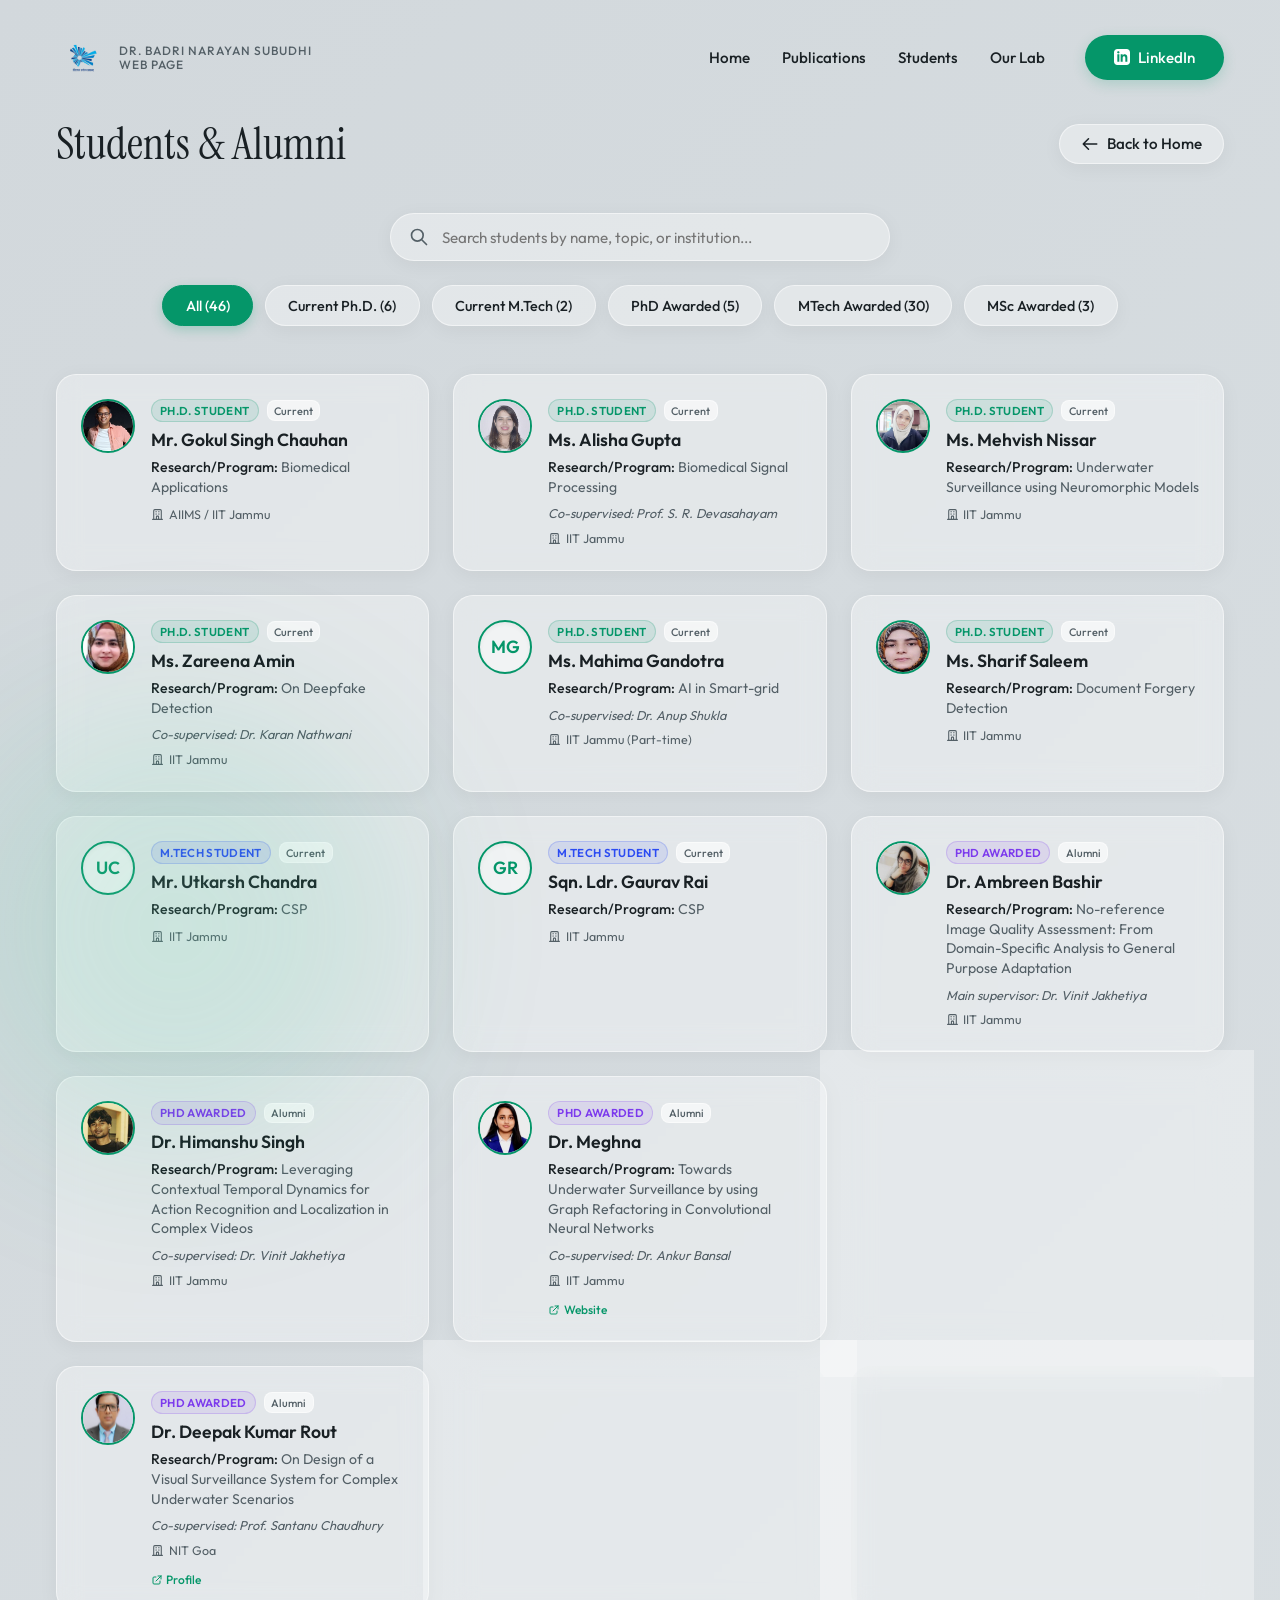
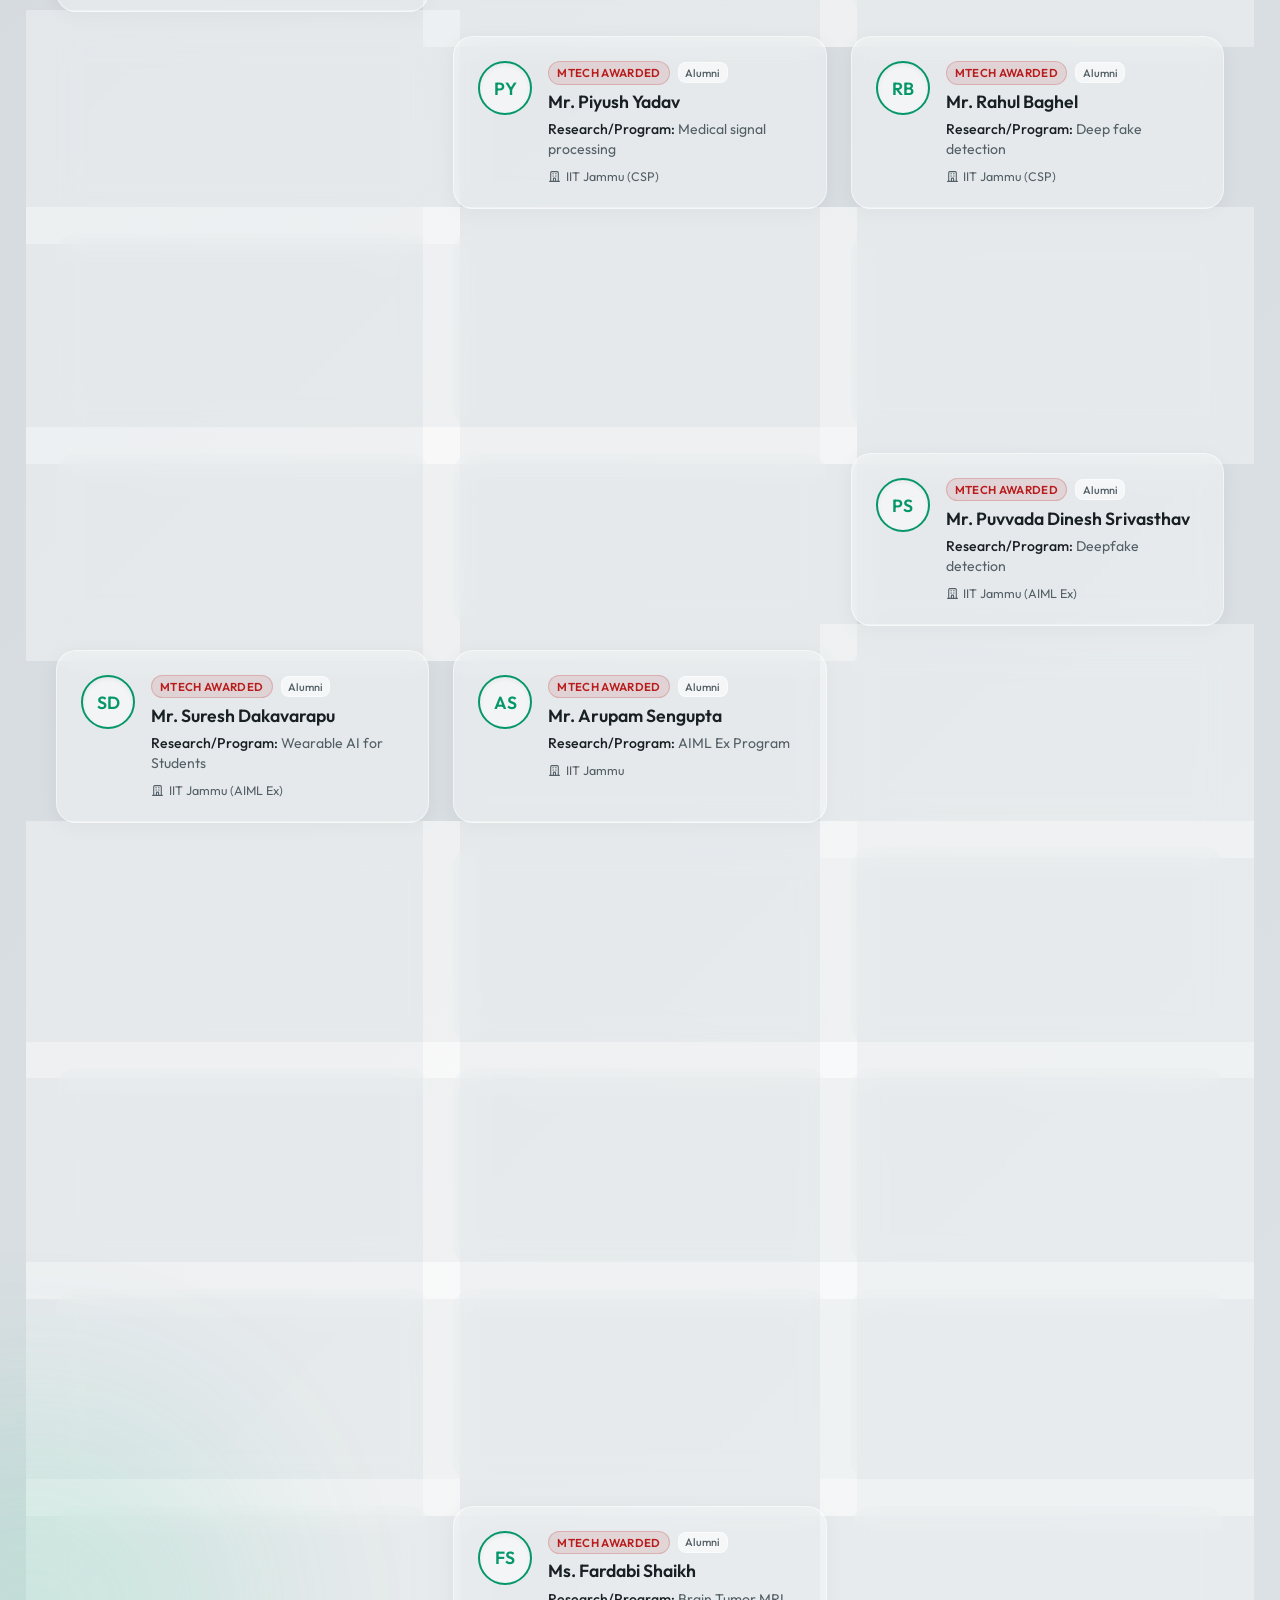
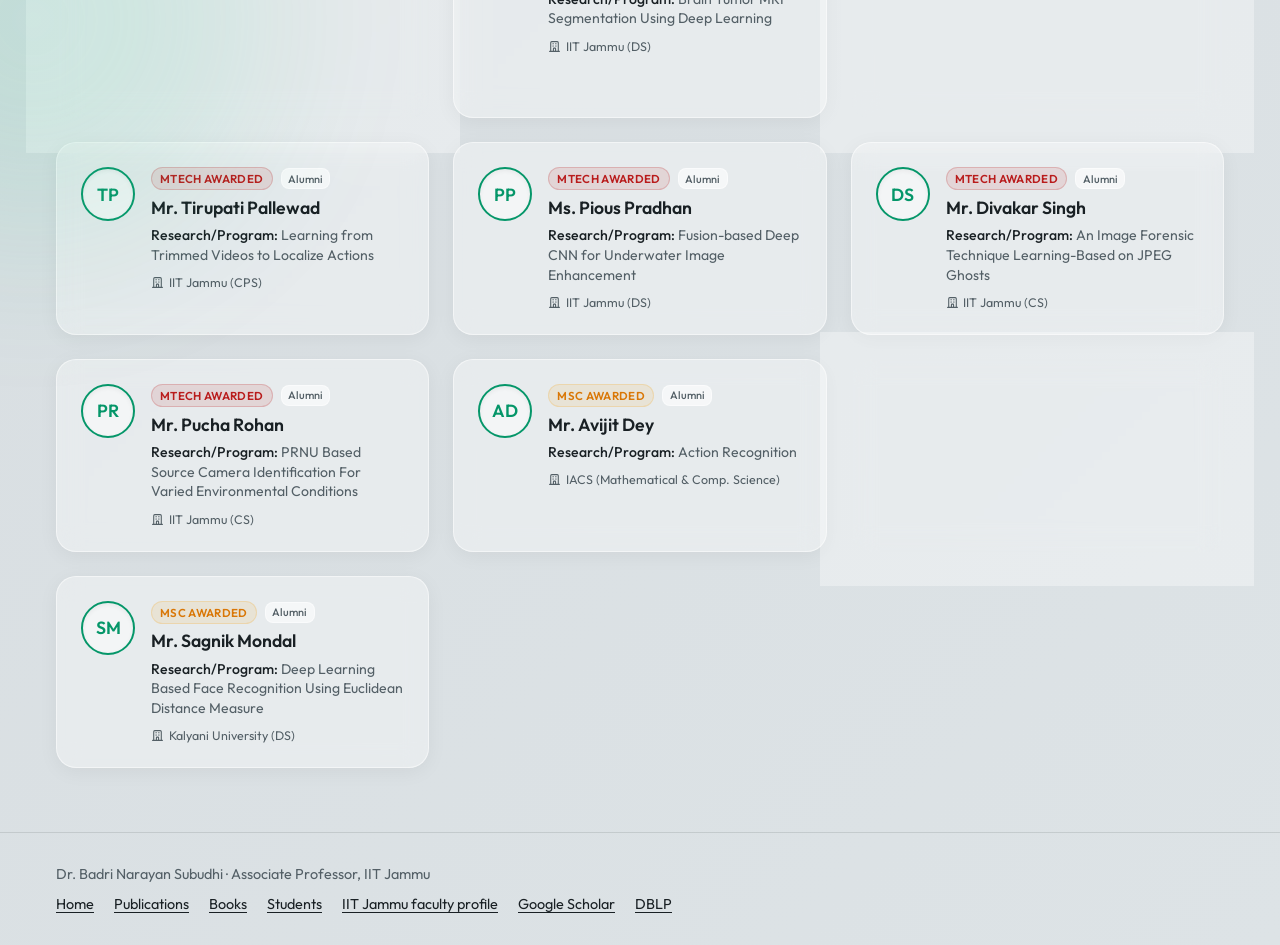
<file: students.html>
<!doctype html>
<html lang="en">

<head>
  <meta charset="UTF-8" />
  <meta name="viewport" content="width=device-width, initial-scale=1.0" />
  <title>Students | Badri Narayan Subudhi | IIT Jammu</title>
  <meta name="description" content="Current PhD and MTech researchers and PhD, MTech and MSc awarded students supervised by Dr. Badri Narayan Subudhi at IIT Jammu." />
  <link rel="stylesheet" href="style.css?v=16" />

  <link rel="canonical" href="https://badrisubudhi.github.io/students.html" />
  <meta name="robots" content="index, follow, max-image-preview:large" />
  <meta name="author" content="Dr. Badri Narayan Subudhi" />
  <link rel="icon" href="favicon.svg" type="image/svg+xml" />
  <meta property="og:type" content="website" />
  <meta property="og:site_name" content="Badri Narayan Subudhi" />
  <meta property="og:title" content="Students | Badri Narayan Subudhi | IIT Jammu" />
  <meta property="og:description" content="Current PhD and MTech researchers and PhD, MTech and MSc awarded students supervised by Dr. Badri Narayan Subudhi at IIT Jammu." />
  <meta property="og:url" content="https://badrisubudhi.github.io/students.html" />
  <meta property="og:image" content="https://badrisubudhi.github.io/badri-narayan-subudhi.webp" />
  <meta property="og:image:alt" content="Dr. Badri Narayan Subudhi — Associate Professor at IIT Jammu" />
  <meta name="twitter:card" content="summary" />
  <meta name="twitter:title" content="Students | Badri Narayan Subudhi | IIT Jammu" />
  <meta name="twitter:description" content="Current PhD and MTech researchers and PhD, MTech and MSc awarded students supervised by Dr. Badri Narayan Subudhi at IIT Jammu." />
  <meta name="twitter:image" content="https://badrisubudhi.github.io/badri-narayan-subudhi.webp" />
  <meta name="twitter:image:alt" content="Dr. Badri Narayan Subudhi" />
  <script type="application/ld+json">
{
  "@context": "https://schema.org",
  "@graph": [
    {
      "@type": "WebSite",
      "@id": "https://badrisubudhi.github.io/#website",
      "url": "https://badrisubudhi.github.io/",
      "name": "Badri Narayan Subudhi",
      "alternateName": "Badri Subudhi",
      "inLanguage": "en",
      "publisher": {
        "@id": "https://badrisubudhi.github.io/#person"
      }
    },
    {
      "@type": "CollectionPage",
      "@id": "https://badrisubudhi.github.io/students.html#webpage",
      "url": "https://badrisubudhi.github.io/students.html",
      "name": "Students | Badri Narayan Subudhi | IIT Jammu",
      "description": "Current PhD and MTech researchers and PhD, MTech and MSc awarded students supervised by Dr. Badri Narayan Subudhi at IIT Jammu.",
      "inLanguage": "en",
      "isPartOf": {
        "@id": "https://badrisubudhi.github.io/#website"
      },
      "about": {
        "@id": "https://badrisubudhi.github.io/#person"
      }
    }
  ]
}
  </script>
</head>

<body>
  <!-- Header Section -->
  <header>
    <div class="container">
      <!-- Logo Container -->
      <a href="./" class="logo-container">
        <img src="logo1.png?v=2" alt="IIT Jammu Logo" class="logo-img" />
        <div class="logo-text">
          <span id="headerLogoName">Dr. Badri Narayan Subudhi</span>
          <span id="headerLogoSubtitle">Web Page</span>
        </div>
      </a>

      <!-- Navigation & CTA -->
      <nav>
        <ul class="nav-links">
          <li><a href="./">Home</a></li>
          <li><a href="publications.html">Publications</a></li>
          <li><a href="students.html" class="active">Students</a></li>
          <li><a href="https://www.iitjammu.ac.in/underwater-artificial-intelligence-lab/" target="_blank" rel="noopener noreferrer">Our Lab</a></li>
        </ul>
        <a href="https://www.linkedin.com/in/badri-n-subudhi-50883520/" target="_blank" rel="noopener noreferrer" class="cta-button" id="headerCta">
          <svg xmlns="http://www.w3.org/2000/svg" fill="currentColor" viewBox="0 0 24 24" width="16" height="16">
            <path d="M19 0h-14c-2.761 0-5 2.239-5 5v14c0 2.761 2.239 5 5 5h14c2.762 0 5-2.239 5-5v-14c0-2.761-2.238-5-5-5zm-11 19h-3v-11h3v11zm-1.5-12.268c-.966 0-1.75-.779-1.75-1.75s.784-1.75 1.75-1.75 1.75.779 1.75 1.75-.784 1.75-1.75 1.75zm13.5 12.268h-3v-5.604c0-3.368-4-3.113-4 0v5.604h-3v-11h3v1.765c1.396-2.586 7-2.777 7 2.476v6.759z"/>
          </svg>
          LinkedIn
        </a>
      </nav>
    </div>
  </header>

  <!-- Main Container -->
  <main class="container students-page-container">
    <div class="glowing-blob" style="top: 15%; right: -15%; opacity: 0.35;"></div>
    <div class="glowing-blob" style="bottom: 15%; left: -15%; opacity: 0.35;"></div>

    <!-- Header / Back Navigation -->
    <div class="pub-header-row">
      <h1 class="pub-page-title">Students & Alumni</h1>
      <a href="./" class="btn-back">
        <svg xmlns="http://www.w3.org/2000/svg" fill="none" viewBox="0 0 24 24" stroke="currentColor">
          <path stroke-linecap="round" stroke-linejoin="round" stroke-width="2" d="M10 19l-7-7m0 0l7-7m-7 7h18" />
        </svg>
        Back to Home
      </a>
    </div>

    <!-- Search & Filter Controls -->
    <div class="pub-search-filter-wrapper">
      <div class="pub-search-box">
        <svg xmlns="http://www.w3.org/2000/svg" class="pub-search-icon" fill="none" viewBox="0 0 24 24" stroke="currentColor">
          <path stroke-linecap="round" stroke-linejoin="round" stroke-width="2" d="M21 21l-6-6m2-5a7 7 0 11-14 0 7 7 0 0114 0z" />
        </svg>
        <input type="text" id="studentSearchInput" class="pub-search-input" placeholder="Search students by name, topic, or institution..." />
      </div>

      <div class="pub-filter-tabs">
        <button class="pub-tab-btn active" data-filter="all" data-label="All">All (46)</button>
        <button class="pub-tab-btn" data-filter="current-phd" data-label="Current Ph.D.">Current Ph.D. (6)</button>
        <button class="pub-tab-btn" data-filter="current-mtech" data-label="Current M.Tech">Current M.Tech (2)</button>
        <button class="pub-tab-btn" data-filter="past-phd" data-label="PhD Awarded">PhD Awarded (5)</button>
        <button class="pub-tab-btn" data-filter="past-mtech" data-label="MTech Awarded">MTech Awarded (30)</button>
        <button class="pub-tab-btn" data-filter="past-msc" data-label="MSc Awarded">MSc Awarded (3)</button>
      </div>
    </div>

    <!-- Student Cards Grid -->
    <div class="student-grid" id="studentGrid">

    <div class="student-card" data-category="current-phd" data-status="current">
      <div class="student-avatar-wrapper">
        <img class="student-avatar-photo" src="students_images/Gokul_Singh_Chauhan.jpeg" alt="Mr. Gokul Singh Chauhan" width="54" height="54" loading="lazy" decoding="async" />
      </div>
      <div class="student-info">
        <div class="student-meta">
          <span class="student-badge badge-phd">Ph.D. Student</span>
          <span class="student-status">Current</span>
        </div>
        <h3 class="student-name">Mr. Gokul Singh Chauhan</h3>
        <p class="student-topic"><span class="label">Research/Program:</span> Biomedical Applications</p>

        <div class="student-institution">
          <svg xmlns="http://www.w3.org/2000/svg" style="width:13px;height:13px;flex-shrink:0;" fill="none" viewBox="0 0 24 24" stroke="currentColor">
            <path stroke-linecap="round" stroke-linejoin="round" stroke-width="2" d="M19 21V5a2 2 0 00-2-2H7a2 2 0 00-2 2v16m14 0h2m-2 0h-5m-9 0H3m2 0h5M9 7h1m-1 4h1m4-4h1m-1 4h1m-5 10v-5a1 1 0 011-1h2a1 1 0 011 1v5m-4 0h4" />
          </svg>
          AIIMS / IIT Jammu
        </div>

      </div>
    </div>
    <div class="student-card" data-category="current-phd" data-status="current">
      <div class="student-avatar-wrapper">
        <img class="student-avatar-photo" src="students_images/Alisha_Gupta.jpeg" alt="Ms. Alisha Gupta" width="54" height="54" loading="lazy" decoding="async" />
      </div>
      <div class="student-info">
        <div class="student-meta">
          <span class="student-badge badge-phd">Ph.D. Student</span>
          <span class="student-status">Current</span>
        </div>
        <h3 class="student-name">Ms. Alisha Gupta</h3>
        <p class="student-topic"><span class="label">Research/Program:</span> Biomedical Signal Processing</p>
        <div class="student-co-supervisor">Co-supervised: Prof. S. R. Devasahayam</div>
        <div class="student-institution">
          <svg xmlns="http://www.w3.org/2000/svg" style="width:13px;height:13px;flex-shrink:0;" fill="none" viewBox="0 0 24 24" stroke="currentColor">
            <path stroke-linecap="round" stroke-linejoin="round" stroke-width="2" d="M19 21V5a2 2 0 00-2-2H7a2 2 0 00-2 2v16m14 0h2m-2 0h-5m-9 0H3m2 0h5M9 7h1m-1 4h1m4-4h1m-1 4h1m-5 10v-5a1 1 0 011-1h2a1 1 0 011 1v5m-4 0h4" />
          </svg>
          IIT Jammu
        </div>

      </div>
    </div>
    <div class="student-card" data-category="current-phd" data-status="current">
      <div class="student-avatar-wrapper">
        <img class="student-avatar-photo" src="students_images/Mehvish_Nissar.jpeg" alt="Ms. Mehvish Nissar" width="54" height="54" loading="lazy" decoding="async" />
      </div>
      <div class="student-info">
        <div class="student-meta">
          <span class="student-badge badge-phd">Ph.D. Student</span>
          <span class="student-status">Current</span>
        </div>
        <h3 class="student-name">Ms. Mehvish Nissar</h3>
        <p class="student-topic"><span class="label">Research/Program:</span> Underwater Surveillance using Neuromorphic Models</p>

        <div class="student-institution">
          <svg xmlns="http://www.w3.org/2000/svg" style="width:13px;height:13px;flex-shrink:0;" fill="none" viewBox="0 0 24 24" stroke="currentColor">
            <path stroke-linecap="round" stroke-linejoin="round" stroke-width="2" d="M19 21V5a2 2 0 00-2-2H7a2 2 0 00-2 2v16m14 0h2m-2 0h-5m-9 0H3m2 0h5M9 7h1m-1 4h1m4-4h1m-1 4h1m-5 10v-5a1 1 0 011-1h2a1 1 0 011 1v5m-4 0h4" />
          </svg>
          IIT Jammu
        </div>

      </div>
    </div>
    <div class="student-card" data-category="current-phd" data-status="current">
      <div class="student-avatar-wrapper">
        <img class="student-avatar-photo" src="students_images/Zareena_Amin.jpeg" alt="Ms. Zareena Amin" width="54" height="54" loading="lazy" decoding="async" />
      </div>
      <div class="student-info">
        <div class="student-meta">
          <span class="student-badge badge-phd">Ph.D. Student</span>
          <span class="student-status">Current</span>
        </div>
        <h3 class="student-name">Ms. Zareena Amin</h3>
        <p class="student-topic"><span class="label">Research/Program:</span> On Deepfake Detection</p>
        <div class="student-co-supervisor">Co-supervised: Dr. Karan Nathwani</div>
        <div class="student-institution">
          <svg xmlns="http://www.w3.org/2000/svg" style="width:13px;height:13px;flex-shrink:0;" fill="none" viewBox="0 0 24 24" stroke="currentColor">
            <path stroke-linecap="round" stroke-linejoin="round" stroke-width="2" d="M19 21V5a2 2 0 00-2-2H7a2 2 0 00-2 2v16m14 0h2m-2 0h-5m-9 0H3m2 0h5M9 7h1m-1 4h1m4-4h1m-1 4h1m-5 10v-5a1 1 0 011-1h2a1 1 0 011 1v5m-4 0h4" />
          </svg>
          IIT Jammu
        </div>

      </div>
    </div>
    <div class="student-card" data-category="current-phd" data-status="current">
      <div class="student-avatar-wrapper">
        <div class="student-avatar-placeholder">MG</div>
      </div>
      <div class="student-info">
        <div class="student-meta">
          <span class="student-badge badge-phd">Ph.D. Student</span>
          <span class="student-status">Current</span>
        </div>
        <h3 class="student-name">Ms. Mahima Gandotra</h3>
        <p class="student-topic"><span class="label">Research/Program:</span> AI in Smart-grid</p>
        <div class="student-co-supervisor">Co-supervised: Dr. Anup Shukla</div>
        <div class="student-institution">
          <svg xmlns="http://www.w3.org/2000/svg" style="width:13px;height:13px;flex-shrink:0;" fill="none" viewBox="0 0 24 24" stroke="currentColor">
            <path stroke-linecap="round" stroke-linejoin="round" stroke-width="2" d="M19 21V5a2 2 0 00-2-2H7a2 2 0 00-2 2v16m14 0h2m-2 0h-5m-9 0H3m2 0h5M9 7h1m-1 4h1m4-4h1m-1 4h1m-5 10v-5a1 1 0 011-1h2a1 1 0 011 1v5m-4 0h4" />
          </svg>
          IIT Jammu (Part-time)
        </div>

      </div>
    </div>
    <div class="student-card" data-category="current-phd" data-status="current">
      <div class="student-avatar-wrapper">
        <img class="student-avatar-photo" src="students_images/Sharif_Saleem.jpeg" alt="Ms. Sharif Saleem" width="54" height="54" loading="lazy" decoding="async" />
      </div>
      <div class="student-info">
        <div class="student-meta">
          <span class="student-badge badge-phd">Ph.D. Student</span>
          <span class="student-status">Current</span>
        </div>
        <h3 class="student-name">Ms. Sharif Saleem</h3>
        <p class="student-topic"><span class="label">Research/Program:</span> Document Forgery Detection</p>

        <div class="student-institution">
          <svg xmlns="http://www.w3.org/2000/svg" style="width:13px;height:13px;flex-shrink:0;" fill="none" viewBox="0 0 24 24" stroke="currentColor">
            <path stroke-linecap="round" stroke-linejoin="round" stroke-width="2" d="M19 21V5a2 2 0 00-2-2H7a2 2 0 00-2 2v16m14 0h2m-2 0h-5m-9 0H3m2 0h5M9 7h1m-1 4h1m4-4h1m-1 4h1m-5 10v-5a1 1 0 011-1h2a1 1 0 011 1v5m-4 0h4" />
          </svg>
          IIT Jammu
        </div>

      </div>
    </div>
    <div class="student-card" data-category="current-mtech" data-status="current">
      <div class="student-avatar-wrapper">
        <div class="student-avatar-placeholder">UC</div>
      </div>
      <div class="student-info">
        <div class="student-meta">
          <span class="student-badge badge-mtech">M.Tech Student</span>
          <span class="student-status">Current</span>
        </div>
        <h3 class="student-name">Mr. Utkarsh Chandra</h3>
        <p class="student-topic"><span class="label">Research/Program:</span> CSP</p>

        <div class="student-institution">
          <svg xmlns="http://www.w3.org/2000/svg" style="width:13px;height:13px;flex-shrink:0;" fill="none" viewBox="0 0 24 24" stroke="currentColor">
            <path stroke-linecap="round" stroke-linejoin="round" stroke-width="2" d="M19 21V5a2 2 0 00-2-2H7a2 2 0 00-2 2v16m14 0h2m-2 0h-5m-9 0H3m2 0h5M9 7h1m-1 4h1m4-4h1m-1 4h1m-5 10v-5a1 1 0 011-1h2a1 1 0 011 1v5m-4 0h4" />
          </svg>
          IIT Jammu
        </div>

      </div>
    </div>
    <div class="student-card" data-category="current-mtech" data-status="current">
      <div class="student-avatar-wrapper">
        <div class="student-avatar-placeholder">GR</div>
      </div>
      <div class="student-info">
        <div class="student-meta">
          <span class="student-badge badge-mtech">M.Tech Student</span>
          <span class="student-status">Current</span>
        </div>
        <h3 class="student-name">Sqn. Ldr. Gaurav Rai</h3>
        <p class="student-topic"><span class="label">Research/Program:</span> CSP</p>

        <div class="student-institution">
          <svg xmlns="http://www.w3.org/2000/svg" style="width:13px;height:13px;flex-shrink:0;" fill="none" viewBox="0 0 24 24" stroke="currentColor">
            <path stroke-linecap="round" stroke-linejoin="round" stroke-width="2" d="M19 21V5a2 2 0 00-2-2H7a2 2 0 00-2 2v16m14 0h2m-2 0h-5m-9 0H3m2 0h5M9 7h1m-1 4h1m4-4h1m-1 4h1m-5 10v-5a1 1 0 011-1h2a1 1 0 011 1v5m-4 0h4" />
          </svg>
          IIT Jammu
        </div>

      </div>
    </div>
    <div class="student-card" data-category="past-phd" data-status="alumni">
<div class="student-avatar-wrapper">
<img class="student-avatar-photo" src="students_images/Ambreen_Bashir.jpeg" alt="Dr. Ambreen Bashir" width="54" height="54" loading="lazy" decoding="async" />
</div>
<div class="student-info">
<div class="student-meta">
<span class="student-badge badge-phd-past">PhD Awarded</span>
<span class="student-status">Alumni</span>
</div>
<h3 class="student-name">Dr. Ambreen Bashir</h3>
<p class="student-topic"><span class="label">Research/Program:</span> No-reference Image Quality Assessment: From Domain-Specific Analysis to General Purpose Adaptation</p>
<div class="student-co-supervisor">Main supervisor: Dr. Vinit Jakhetiya</div>
<div class="student-institution">
<svg fill="none" stroke="currentColor" style="width:13px;height:13px;flex-shrink:0;" viewbox="0 0 24 24" xmlns="http://www.w3.org/2000/svg">
<path d="M19 21V5a2 2 0 00-2-2H7a2 2 0 00-2 2v16m14 0h2m-2 0h-5m-9 0H3m2 0h5M9 7h1m-1 4h1m4-4h1m-1 4h1m-5 10v-5a1 1 0 011-1h2a1 1 0 011 1v5m-4 0h4" stroke-linecap="round" stroke-linejoin="round" stroke-width="2"></path>
</svg>
          IIT Jammu
        </div>
</div>
</div>
    <div class="student-card" data-category="past-phd" data-status="alumni">
      <div class="student-avatar-wrapper">
        <img class="student-avatar-photo" src="students_images/Himanshu_Singh.jpeg" alt="Dr. Himanshu Singh" width="54" height="54" loading="lazy" decoding="async" />
      </div>
      <div class="student-info">
        <div class="student-meta">
          <span class="student-badge badge-phd-past">PhD Awarded</span>
          <span class="student-status">Alumni</span>
        </div>
        <h3 class="student-name">Dr. Himanshu Singh</h3>
        <p class="student-topic"><span class="label">Research/Program:</span> Leveraging Contextual Temporal Dynamics for Action Recognition and Localization in Complex Videos</p>
        <div class="student-co-supervisor">Co-supervised: Dr. Vinit Jakhetiya</div>
        <div class="student-institution">
          <svg xmlns="http://www.w3.org/2000/svg" style="width:13px;height:13px;flex-shrink:0;" fill="none" viewBox="0 0 24 24" stroke="currentColor">
            <path stroke-linecap="round" stroke-linejoin="round" stroke-width="2" d="M19 21V5a2 2 0 00-2-2H7a2 2 0 00-2 2v16m14 0h2m-2 0h-5m-9 0H3m2 0h5M9 7h1m-1 4h1m4-4h1m-1 4h1m-5 10v-5a1 1 0 011-1h2a1 1 0 011 1v5m-4 0h4" />
          </svg>
          IIT Jammu
        </div>

      </div>
    </div>
    <div class="student-card" data-category="past-phd" data-status="alumni">
      <div class="student-avatar-wrapper">
        <img class="student-avatar-photo" src="students_images/Meghna.jpeg" alt="Dr. Meghna" width="54" height="54" loading="lazy" decoding="async" />
      </div>
      <div class="student-info">
        <div class="student-meta">
          <span class="student-badge badge-phd-past">PhD Awarded</span>
          <span class="student-status">Alumni</span>
        </div>
        <h3 class="student-name">Dr. Meghna</h3>
        <p class="student-topic"><span class="label">Research/Program:</span> Towards Underwater Surveillance by using Graph Refactoring in Convolutional Neural Networks</p>
        <div class="student-co-supervisor">Co-supervised: Dr. Ankur Bansal</div>
        <div class="student-institution">
          <svg xmlns="http://www.w3.org/2000/svg" style="width:13px;height:13px;flex-shrink:0;" fill="none" viewBox="0 0 24 24" stroke="currentColor">
            <path stroke-linecap="round" stroke-linejoin="round" stroke-width="2" d="M19 21V5a2 2 0 00-2-2H7a2 2 0 00-2 2v16m14 0h2m-2 0h-5m-9 0H3m2 0h5M9 7h1m-1 4h1m4-4h1m-1 4h1m-5 10v-5a1 1 0 011-1h2a1 1 0 011 1v5m-4 0h4" />
          </svg>
          IIT Jammu
        </div>
        <div class="student-links-row"><a href="https://immkapoor.github.io/website/" target="_blank" rel="noopener noreferrer" class="student-link"><svg xmlns="http://www.w3.org/2000/svg" fill="none" viewBox="0 0 24 24" stroke="currentColor"><path stroke-linecap="round" stroke-linejoin="round" stroke-width="2" d="M10 6H6a2 2 0 00-2 2v10a2 2 0 002 2h10a2 2 0 002-2v-4M14 4h6m0 0v6m0-6L10 14" /></svg> Website</a></div>
      </div>
    </div>
    <div class="student-card" data-category="past-phd" data-status="alumni">
      <div class="student-avatar-wrapper">
        <img class="student-avatar-photo" src="students_images/Manoj_Kumar_Panda.jpeg" alt="Dr. Manoj Kumar Panda" width="54" height="54" loading="lazy" decoding="async" />
      </div>
      <div class="student-info">
        <div class="student-meta">
          <span class="student-badge badge-phd-past">PhD Awarded</span>
          <span class="student-status">Alumni</span>
        </div>
        <h3 class="student-name">Dr. Manoj Kumar Panda</h3>
        <p class="student-topic"><span class="label">Research/Program:</span> Thermal and Visual Data Fusion for Surveillance</p>

        <div class="student-institution">
          <svg xmlns="http://www.w3.org/2000/svg" style="width:13px;height:13px;flex-shrink:0;" fill="none" viewBox="0 0 24 24" stroke="currentColor">
            <path stroke-linecap="round" stroke-linejoin="round" stroke-width="2" d="M19 21V5a2 2 0 00-2-2H7a2 2 0 00-2 2v16m14 0h2m-2 0h-5m-9 0H3m2 0h5M9 7h1m-1 4h1m4-4h1m-1 4h1m-5 10v-5a1 1 0 011-1h2a1 1 0 011 1v5m-4 0h4" />
          </svg>
          IIT Jammu
        </div>
        <div class="student-links-row"><a href="https://scholar.google.com/citations?user=17t8MhUAAAAJ&hl=en" target="_blank" rel="noopener noreferrer" class="student-link"><svg xmlns="http://www.w3.org/2000/svg" fill="none" viewBox="0 0 24 24" stroke="currentColor"><path stroke-linecap="round" stroke-linejoin="round" stroke-width="2" d="M10 6H6a2 2 0 00-2 2v10a2 2 0 002 2h10a2 2 0 002-2v-4M14 4h6m0 0v6m0-6L10 14" /></svg> Google Scholar</a></div>
      </div>
    </div>
    <div class="student-card" data-category="past-phd" data-status="alumni">
      <div class="student-avatar-wrapper">
        <img class="student-avatar-photo" src="students_images/Deepak_Kumar_Rout.jpeg" alt="Dr. Deepak Kumar Rout" width="54" height="54" loading="lazy" decoding="async" />
      </div>
      <div class="student-info">
        <div class="student-meta">
          <span class="student-badge badge-phd-past">PhD Awarded</span>
          <span class="student-status">Alumni</span>
        </div>
        <h3 class="student-name">Dr. Deepak Kumar Rout</h3>
        <p class="student-topic"><span class="label">Research/Program:</span> On Design of a Visual Surveillance System for Complex Underwater Scenarios</p>
        <div class="student-co-supervisor">Co-supervised: Prof. Santanu Chaudhury</div>
        <div class="student-institution">
          <svg xmlns="http://www.w3.org/2000/svg" style="width:13px;height:13px;flex-shrink:0;" fill="none" viewBox="0 0 24 24" stroke="currentColor">
            <path stroke-linecap="round" stroke-linejoin="round" stroke-width="2" d="M19 21V5a2 2 0 00-2-2H7a2 2 0 00-2 2v16m14 0h2m-2 0h-5m-9 0H3m2 0h5M9 7h1m-1 4h1m4-4h1m-1 4h1m-5 10v-5a1 1 0 011-1h2a1 1 0 011 1v5m-4 0h4" />
          </svg>
          NIT Goa
        </div>
        <div class="student-links-row"><a href="https://www.iiit-bh.ac.in/faculty/dr-deepak-kumar-rout/" target="_blank" rel="noopener noreferrer" class="student-link"><svg xmlns="http://www.w3.org/2000/svg" fill="none" viewBox="0 0 24 24" stroke="currentColor"><path stroke-linecap="round" stroke-linejoin="round" stroke-width="2" d="M10 6H6a2 2 0 00-2 2v10a2 2 0 002 2h10a2 2 0 002-2v-4M14 4h6m0 0v6m0-6L10 14" /></svg> Profile</a></div>
      </div>
    </div>
    <div class="student-card" data-category="past-mtech" data-status="alumni">
      <div class="student-avatar-wrapper">
        <div class="student-avatar-placeholder">SC</div>
      </div>
      <div class="student-info">
        <div class="student-meta">
          <span class="student-badge badge-mtech-past">MTech Awarded</span>
          <span class="student-status">Alumni</span>
        </div>
        <h3 class="student-name">Ms. Sarayu Miththira V C</h3>
        <p class="student-topic"><span class="label">Research/Program:</span> Deepfake detection</p>

        <div class="student-institution">
          <svg xmlns="http://www.w3.org/2000/svg" style="width:13px;height:13px;flex-shrink:0;" fill="none" viewBox="0 0 24 24" stroke="currentColor">
            <path stroke-linecap="round" stroke-linejoin="round" stroke-width="2" d="M19 21V5a2 2 0 00-2-2H7a2 2 0 00-2 2v16m14 0h2m-2 0h-5m-9 0H3m2 0h5M9 7h1m-1 4h1m4-4h1m-1 4h1m-5 10v-5a1 1 0 011-1h2a1 1 0 011 1v5m-4 0h4" />
          </svg>
          IIT Palakkad (Computing and Mathematics)
        </div>

      </div>
    </div>
    <div class="student-card" data-category="past-mtech" data-status="alumni">
      <div class="student-avatar-wrapper">
        <div class="student-avatar-placeholder">PK</div>
      </div>
      <div class="student-info">
        <div class="student-meta">
          <span class="student-badge badge-mtech-past">MTech Awarded</span>
          <span class="student-status">Alumni</span>
        </div>
        <h3 class="student-name">Mr. Prabhat Kumar</h3>
        <p class="student-topic"><span class="label">Research/Program:</span> Object detection and surveillance</p>

        <div class="student-institution">
          <svg xmlns="http://www.w3.org/2000/svg" style="width:13px;height:13px;flex-shrink:0;" fill="none" viewBox="0 0 24 24" stroke="currentColor">
            <path stroke-linecap="round" stroke-linejoin="round" stroke-width="2" d="M19 21V5a2 2 0 00-2-2H7a2 2 0 00-2 2v16m14 0h2m-2 0h-5m-9 0H3m2 0h5M9 7h1m-1 4h1m4-4h1m-1 4h1m-5 10v-5a1 1 0 011-1h2a1 1 0 011 1v5m-4 0h4" />
          </svg>
          IIT Jammu (CT)
        </div>

      </div>
    </div>
    <div class="student-card" data-category="past-mtech" data-status="alumni">
      <div class="student-avatar-wrapper">
        <div class="student-avatar-placeholder">JD</div>
      </div>
      <div class="student-info">
        <div class="student-meta">
          <span class="student-badge badge-mtech-past">MTech Awarded</span>
          <span class="student-status">Alumni</span>
        </div>
        <h3 class="student-name">Ms. Juhi Dubey</h3>
        <p class="student-topic"><span class="label">Research/Program:</span> Neuromorphic model</p>

        <div class="student-institution">
          <svg xmlns="http://www.w3.org/2000/svg" style="width:13px;height:13px;flex-shrink:0;" fill="none" viewBox="0 0 24 24" stroke="currentColor">
            <path stroke-linecap="round" stroke-linejoin="round" stroke-width="2" d="M19 21V5a2 2 0 00-2-2H7a2 2 0 00-2 2v16m14 0h2m-2 0h-5m-9 0H3m2 0h5M9 7h1m-1 4h1m4-4h1m-1 4h1m-5 10v-5a1 1 0 011-1h2a1 1 0 011 1v5m-4 0h4" />
          </svg>
          IIT Jammu (CSP)
        </div>

      </div>
    </div>
    <div class="student-card" data-category="past-mtech" data-status="alumni">
      <div class="student-avatar-wrapper">
        <div class="student-avatar-placeholder">PY</div>
      </div>
      <div class="student-info">
        <div class="student-meta">
          <span class="student-badge badge-mtech-past">MTech Awarded</span>
          <span class="student-status">Alumni</span>
        </div>
        <h3 class="student-name">Mr. Piyush Yadav</h3>
        <p class="student-topic"><span class="label">Research/Program:</span> Medical signal processing</p>

        <div class="student-institution">
          <svg xmlns="http://www.w3.org/2000/svg" style="width:13px;height:13px;flex-shrink:0;" fill="none" viewBox="0 0 24 24" stroke="currentColor">
            <path stroke-linecap="round" stroke-linejoin="round" stroke-width="2" d="M19 21V5a2 2 0 00-2-2H7a2 2 0 00-2 2v16m14 0h2m-2 0h-5m-9 0H3m2 0h5M9 7h1m-1 4h1m4-4h1m-1 4h1m-5 10v-5a1 1 0 011-1h2a1 1 0 011 1v5m-4 0h4" />
          </svg>
          IIT Jammu (CSP)
        </div>

      </div>
    </div>
    <div class="student-card" data-category="past-mtech" data-status="alumni">
      <div class="student-avatar-wrapper">
        <div class="student-avatar-placeholder">RB</div>
      </div>
      <div class="student-info">
        <div class="student-meta">
          <span class="student-badge badge-mtech-past">MTech Awarded</span>
          <span class="student-status">Alumni</span>
        </div>
        <h3 class="student-name">Mr. Rahul Baghel</h3>
        <p class="student-topic"><span class="label">Research/Program:</span> Deep fake detection</p>

        <div class="student-institution">
          <svg xmlns="http://www.w3.org/2000/svg" style="width:13px;height:13px;flex-shrink:0;" fill="none" viewBox="0 0 24 24" stroke="currentColor">
            <path stroke-linecap="round" stroke-linejoin="round" stroke-width="2" d="M19 21V5a2 2 0 00-2-2H7a2 2 0 00-2 2v16m14 0h2m-2 0h-5m-9 0H3m2 0h5M9 7h1m-1 4h1m4-4h1m-1 4h1m-5 10v-5a1 1 0 011-1h2a1 1 0 011 1v5m-4 0h4" />
          </svg>
          IIT Jammu (CSP)
        </div>

      </div>
    </div>
    <div class="student-card" data-category="past-mtech" data-status="alumni">
      <div class="student-avatar-wrapper">
        <div class="student-avatar-placeholder">PN</div>
      </div>
      <div class="student-info">
        <div class="student-meta">
          <span class="student-badge badge-mtech-past">MTech Awarded</span>
          <span class="student-status">Alumni</span>
        </div>
        <h3 class="student-name">Ms. Pallavi Paramita Nayak</h3>
        <p class="student-topic"><span class="label">Research/Program:</span> Driver Attention System</p>

        <div class="student-institution">
          <svg xmlns="http://www.w3.org/2000/svg" style="width:13px;height:13px;flex-shrink:0;" fill="none" viewBox="0 0 24 24" stroke="currentColor">
            <path stroke-linecap="round" stroke-linejoin="round" stroke-width="2" d="M19 21V5a2 2 0 00-2-2H7a2 2 0 00-2 2v16m14 0h2m-2 0h-5m-9 0H3m2 0h5M9 7h1m-1 4h1m4-4h1m-1 4h1m-5 10v-5a1 1 0 011-1h2a1 1 0 011 1v5m-4 0h4" />
          </svg>
          IIT Jammu (AIML Ex)
        </div>

      </div>
    </div>
    <div class="student-card" data-category="past-mtech" data-status="alumni">
      <div class="student-avatar-wrapper">
        <div class="student-avatar-placeholder">SK</div>
      </div>
      <div class="student-info">
        <div class="student-meta">
          <span class="student-badge badge-mtech-past">MTech Awarded</span>
          <span class="student-status">Alumni</span>
        </div>
        <h3 class="student-name">Mr. Sumit Kumar</h3>
        <p class="student-topic"><span class="label">Research/Program:</span> Early Detection of Lung Cancer</p>

        <div class="student-institution">
          <svg xmlns="http://www.w3.org/2000/svg" style="width:13px;height:13px;flex-shrink:0;" fill="none" viewBox="0 0 24 24" stroke="currentColor">
            <path stroke-linecap="round" stroke-linejoin="round" stroke-width="2" d="M19 21V5a2 2 0 00-2-2H7a2 2 0 00-2 2v16m14 0h2m-2 0h-5m-9 0H3m2 0h5M9 7h1m-1 4h1m4-4h1m-1 4h1m-5 10v-5a1 1 0 011-1h2a1 1 0 011 1v5m-4 0h4" />
          </svg>
          IIT Jammu (AIML Ex)
        </div>

      </div>
    </div>
    <div class="student-card" data-category="past-mtech" data-status="alumni">
      <div class="student-avatar-wrapper">
        <div class="student-avatar-placeholder">VR</div>
      </div>
      <div class="student-info">
        <div class="student-meta">
          <span class="student-badge badge-mtech-past">MTech Awarded</span>
          <span class="student-status">Alumni</span>
        </div>
        <h3 class="student-name">Mr. Venkata Koushik Rebbapragada</h3>
        <p class="student-topic"><span class="label">Research/Program:</span> Fake Document Image Analysis</p>

        <div class="student-institution">
          <svg xmlns="http://www.w3.org/2000/svg" style="width:13px;height:13px;flex-shrink:0;" fill="none" viewBox="0 0 24 24" stroke="currentColor">
            <path stroke-linecap="round" stroke-linejoin="round" stroke-width="2" d="M19 21V5a2 2 0 00-2-2H7a2 2 0 00-2 2v16m14 0h2m-2 0h-5m-9 0H3m2 0h5M9 7h1m-1 4h1m4-4h1m-1 4h1m-5 10v-5a1 1 0 011-1h2a1 1 0 011 1v5m-4 0h4" />
          </svg>
          IIT Jammu (AIML Ex)
        </div>

      </div>
    </div>
    <div class="student-card" data-category="past-mtech" data-status="alumni">
      <div class="student-avatar-wrapper">
        <div class="student-avatar-placeholder">SH</div>
      </div>
      <div class="student-info">
        <div class="student-meta">
          <span class="student-badge badge-mtech-past">MTech Awarded</span>
          <span class="student-status">Alumni</span>
        </div>
        <h3 class="student-name">Mr. Sumanth Hegde</h3>
        <p class="student-topic"><span class="label">Research/Program:</span> Underwater Surveillance</p>

        <div class="student-institution">
          <svg xmlns="http://www.w3.org/2000/svg" style="width:13px;height:13px;flex-shrink:0;" fill="none" viewBox="0 0 24 24" stroke="currentColor">
            <path stroke-linecap="round" stroke-linejoin="round" stroke-width="2" d="M19 21V5a2 2 0 00-2-2H7a2 2 0 00-2 2v16m14 0h2m-2 0h-5m-9 0H3m2 0h5M9 7h1m-1 4h1m4-4h1m-1 4h1m-5 10v-5a1 1 0 011-1h2a1 1 0 011 1v5m-4 0h4" />
          </svg>
          IIT Jammu (AIML Ex)
        </div>

      </div>
    </div>
    <div class="student-card" data-category="past-mtech" data-status="alumni">
      <div class="student-avatar-wrapper">
        <div class="student-avatar-placeholder">SK</div>
      </div>
      <div class="student-info">
        <div class="student-meta">
          <span class="student-badge badge-mtech-past">MTech Awarded</span>
          <span class="student-status">Alumni</span>
        </div>
        <h3 class="student-name">Mr. Sachin Kumar</h3>
        <p class="student-topic"><span class="label">Research/Program:</span> Real Time Threat Detection</p>

        <div class="student-institution">
          <svg xmlns="http://www.w3.org/2000/svg" style="width:13px;height:13px;flex-shrink:0;" fill="none" viewBox="0 0 24 24" stroke="currentColor">
            <path stroke-linecap="round" stroke-linejoin="round" stroke-width="2" d="M19 21V5a2 2 0 00-2-2H7a2 2 0 00-2 2v16m14 0h2m-2 0h-5m-9 0H3m2 0h5M9 7h1m-1 4h1m4-4h1m-1 4h1m-5 10v-5a1 1 0 011-1h2a1 1 0 011 1v5m-4 0h4" />
          </svg>
          IIT Jammu (AIML Ex)
        </div>

      </div>
    </div>
    <div class="student-card" data-category="past-mtech" data-status="alumni">
      <div class="student-avatar-wrapper">
        <div class="student-avatar-placeholder">PS</div>
      </div>
      <div class="student-info">
        <div class="student-meta">
          <span class="student-badge badge-mtech-past">MTech Awarded</span>
          <span class="student-status">Alumni</span>
        </div>
        <h3 class="student-name">Mr. Puvvada Dinesh Srivasthav</h3>
        <p class="student-topic"><span class="label">Research/Program:</span> Deepfake detection</p>

        <div class="student-institution">
          <svg xmlns="http://www.w3.org/2000/svg" style="width:13px;height:13px;flex-shrink:0;" fill="none" viewBox="0 0 24 24" stroke="currentColor">
            <path stroke-linecap="round" stroke-linejoin="round" stroke-width="2" d="M19 21V5a2 2 0 00-2-2H7a2 2 0 00-2 2v16m14 0h2m-2 0h-5m-9 0H3m2 0h5M9 7h1m-1 4h1m4-4h1m-1 4h1m-5 10v-5a1 1 0 011-1h2a1 1 0 011 1v5m-4 0h4" />
          </svg>
          IIT Jammu (AIML Ex)
        </div>

      </div>
    </div>
    <div class="student-card" data-category="past-mtech" data-status="alumni">
      <div class="student-avatar-wrapper">
        <div class="student-avatar-placeholder">SD</div>
      </div>
      <div class="student-info">
        <div class="student-meta">
          <span class="student-badge badge-mtech-past">MTech Awarded</span>
          <span class="student-status">Alumni</span>
        </div>
        <h3 class="student-name">Mr. Suresh Dakavarapu</h3>
        <p class="student-topic"><span class="label">Research/Program:</span> Wearable AI for Students</p>

        <div class="student-institution">
          <svg xmlns="http://www.w3.org/2000/svg" style="width:13px;height:13px;flex-shrink:0;" fill="none" viewBox="0 0 24 24" stroke="currentColor">
            <path stroke-linecap="round" stroke-linejoin="round" stroke-width="2" d="M19 21V5a2 2 0 00-2-2H7a2 2 0 00-2 2v16m14 0h2m-2 0h-5m-9 0H3m2 0h5M9 7h1m-1 4h1m4-4h1m-1 4h1m-5 10v-5a1 1 0 011-1h2a1 1 0 011 1v5m-4 0h4" />
          </svg>
          IIT Jammu (AIML Ex)
        </div>

      </div>
    </div>
    <div class="student-card" data-category="past-mtech" data-status="alumni">
      <div class="student-avatar-wrapper">
        <div class="student-avatar-placeholder">AS</div>
      </div>
      <div class="student-info">
        <div class="student-meta">
          <span class="student-badge badge-mtech-past">MTech Awarded</span>
          <span class="student-status">Alumni</span>
        </div>
        <h3 class="student-name">Mr. Arupam Sengupta</h3>
        <p class="student-topic"><span class="label">Research/Program:</span> AIML Ex Program</p>

        <div class="student-institution">
          <svg xmlns="http://www.w3.org/2000/svg" style="width:13px;height:13px;flex-shrink:0;" fill="none" viewBox="0 0 24 24" stroke="currentColor">
            <path stroke-linecap="round" stroke-linejoin="round" stroke-width="2" d="M19 21V5a2 2 0 00-2-2H7a2 2 0 00-2 2v16m14 0h2m-2 0h-5m-9 0H3m2 0h5M9 7h1m-1 4h1m4-4h1m-1 4h1m-5 10v-5a1 1 0 011-1h2a1 1 0 011 1v5m-4 0h4" />
          </svg>
          IIT Jammu
        </div>

      </div>
    </div>
    <div class="student-card" data-category="past-mtech" data-status="alumni">
      <div class="student-avatar-wrapper">
        <div class="student-avatar-placeholder">AB</div>
      </div>
      <div class="student-info">
        <div class="student-meta">
          <span class="student-badge badge-mtech-past">MTech Awarded</span>
          <span class="student-status">Alumni</span>
        </div>
        <h3 class="student-name">Mr. Anurag Bhat</h3>
        <p class="student-topic"><span class="label">Research/Program:</span> AIML Ex Program</p>

        <div class="student-institution">
          <svg xmlns="http://www.w3.org/2000/svg" style="width:13px;height:13px;flex-shrink:0;" fill="none" viewBox="0 0 24 24" stroke="currentColor">
            <path stroke-linecap="round" stroke-linejoin="round" stroke-width="2" d="M19 21V5a2 2 0 00-2-2H7a2 2 0 00-2 2v16m14 0h2m-2 0h-5m-9 0H3m2 0h5M9 7h1m-1 4h1m4-4h1m-1 4h1m-5 10v-5a1 1 0 011-1h2a1 1 0 011 1v5m-4 0h4" />
          </svg>
          IIT Jammu
        </div>

      </div>
    </div>
    <div class="student-card" data-category="past-mtech" data-status="alumni">
      <div class="student-avatar-wrapper">
        <div class="student-avatar-placeholder">RP</div>
      </div>
      <div class="student-info">
        <div class="student-meta">
          <span class="student-badge badge-mtech-past">MTech Awarded</span>
          <span class="student-status">Alumni</span>
        </div>
        <h3 class="student-name">Ms. Rosemeen Paswan</h3>
        <p class="student-topic"><span class="label">Research/Program:</span> Searchable Repository for Multidimensional Data</p>
        <div class="student-co-supervisor">Co-supervised: Prof. S. R. Devasahayam</div>
        <div class="student-institution">
          <svg xmlns="http://www.w3.org/2000/svg" style="width:13px;height:13px;flex-shrink:0;" fill="none" viewBox="0 0 24 24" stroke="currentColor">
            <path stroke-linecap="round" stroke-linejoin="round" stroke-width="2" d="M19 21V5a2 2 0 00-2-2H7a2 2 0 00-2 2v16m14 0h2m-2 0h-5m-9 0H3m2 0h5M9 7h1m-1 4h1m4-4h1m-1 4h1m-5 10v-5a1 1 0 011-1h2a1 1 0 011 1v5m-4 0h4" />
          </svg>
          IIT Jammu (VLSI)
        </div>

      </div>
    </div>
    <div class="student-card" data-category="past-mtech" data-status="alumni">
      <div class="student-avatar-wrapper">
        <div class="student-avatar-placeholder">AS</div>
      </div>
      <div class="student-info">
        <div class="student-meta">
          <span class="student-badge badge-mtech-past">MTech Awarded</span>
          <span class="student-status">Alumni</span>
        </div>
        <h3 class="student-name">Mr. Amit Kumar Shaw</h3>
        <p class="student-topic"><span class="label">Research/Program:</span> Medical Imaging</p>

        <div class="student-institution">
          <svg xmlns="http://www.w3.org/2000/svg" style="width:13px;height:13px;flex-shrink:0;" fill="none" viewBox="0 0 24 24" stroke="currentColor">
            <path stroke-linecap="round" stroke-linejoin="round" stroke-width="2" d="M19 21V5a2 2 0 00-2-2H7a2 2 0 00-2 2v16m14 0h2m-2 0h-5m-9 0H3m2 0h5M9 7h1m-1 4h1m4-4h1m-1 4h1m-5 10v-5a1 1 0 011-1h2a1 1 0 011 1v5m-4 0h4" />
          </svg>
          IIT Jammu (CT)
        </div>

      </div>
    </div>
    <div class="student-card" data-category="past-mtech" data-status="alumni">
      <div class="student-avatar-wrapper">
        <div class="student-avatar-placeholder">RM</div>
      </div>
      <div class="student-info">
        <div class="student-meta">
          <span class="student-badge badge-mtech-past">MTech Awarded</span>
          <span class="student-status">Alumni</span>
        </div>
        <h3 class="student-name">Mr. Rajat Mittal</h3>
        <p class="student-topic"><span class="label">Research/Program:</span> Action Recognition in Videos</p>

        <div class="student-institution">
          <svg xmlns="http://www.w3.org/2000/svg" style="width:13px;height:13px;flex-shrink:0;" fill="none" viewBox="0 0 24 24" stroke="currentColor">
            <path stroke-linecap="round" stroke-linejoin="round" stroke-width="2" d="M19 21V5a2 2 0 00-2-2H7a2 2 0 00-2 2v16m14 0h2m-2 0h-5m-9 0H3m2 0h5M9 7h1m-1 4h1m4-4h1m-1 4h1m-5 10v-5a1 1 0 011-1h2a1 1 0 011 1v5m-4 0h4" />
          </svg>
          IIT Jammu (CT)
        </div>

      </div>
    </div>
    <div class="student-card" data-category="past-mtech" data-status="alumni">
      <div class="student-avatar-wrapper">
        <div class="student-avatar-placeholder">PS</div>
      </div>
      <div class="student-info">
        <div class="student-meta">
          <span class="student-badge badge-mtech-past">MTech Awarded</span>
          <span class="student-status">Alumni</span>
        </div>
        <h3 class="student-name">Mr. Prabhat Kumar Sharma</h3>
        <p class="student-topic"><span class="label">Research/Program:</span> Underwater Surveillance</p>
        <div class="student-co-supervisor">Co-supervised: Dr. Ankit Dubey</div>
        <div class="student-institution">
          <svg xmlns="http://www.w3.org/2000/svg" style="width:13px;height:13px;flex-shrink:0;" fill="none" viewBox="0 0 24 24" stroke="currentColor">
            <path stroke-linecap="round" stroke-linejoin="round" stroke-width="2" d="M19 21V5a2 2 0 00-2-2H7a2 2 0 00-2 2v16m14 0h2m-2 0h-5m-9 0H3m2 0h5M9 7h1m-1 4h1m4-4h1m-1 4h1m-5 10v-5a1 1 0 011-1h2a1 1 0 011 1v5m-4 0h4" />
          </svg>
          IIT Jammu (CT)
        </div>

      </div>
    </div>
    <div class="student-card" data-category="past-mtech" data-status="alumni">
      <div class="student-avatar-wrapper">
        <div class="student-avatar-placeholder">MV</div>
      </div>
      <div class="student-info">
        <div class="student-meta">
          <span class="student-badge badge-mtech-past">MTech Awarded</span>
          <span class="student-status">Alumni</span>
        </div>
        <h3 class="student-name">Mr. Mohit Singh Verma</h3>
        <p class="student-topic"><span class="label">Research/Program:</span> Action Recognition in Video</p>

        <div class="student-institution">
          <svg xmlns="http://www.w3.org/2000/svg" style="width:13px;height:13px;flex-shrink:0;" fill="none" viewBox="0 0 24 24" stroke="currentColor">
            <path stroke-linecap="round" stroke-linejoin="round" stroke-width="2" d="M19 21V5a2 2 0 00-2-2H7a2 2 0 00-2 2v16m14 0h2m-2 0h-5m-9 0H3m2 0h5M9 7h1m-1 4h1m4-4h1m-1 4h1m-5 10v-5a1 1 0 011-1h2a1 1 0 011 1v5m-4 0h4" />
          </svg>
          IIT Jammu (DS)
        </div>

      </div>
    </div>
    <div class="student-card" data-category="past-mtech" data-status="alumni">
      <div class="student-avatar-wrapper">
        <div class="student-avatar-placeholder">RB</div>
      </div>
      <div class="student-info">
        <div class="student-meta">
          <span class="student-badge badge-mtech-past">MTech Awarded</span>
          <span class="student-status">Alumni</span>
        </div>
        <h3 class="student-name">Mr. Rohan Baghel</h3>
        <p class="student-topic"><span class="label">Research/Program:</span> Underwater Image Enhancement</p>

        <div class="student-institution">
          <svg xmlns="http://www.w3.org/2000/svg" style="width:13px;height:13px;flex-shrink:0;" fill="none" viewBox="0 0 24 24" stroke="currentColor">
            <path stroke-linecap="round" stroke-linejoin="round" stroke-width="2" d="M19 21V5a2 2 0 00-2-2H7a2 2 0 00-2 2v16m14 0h2m-2 0h-5m-9 0H3m2 0h5M9 7h1m-1 4h1m4-4h1m-1 4h1m-5 10v-5a1 1 0 011-1h2a1 1 0 011 1v5m-4 0h4" />
          </svg>
          IIT Jammu (DS)
        </div>

      </div>
    </div>
    <div class="student-card" data-category="past-mtech" data-status="alumni">
      <div class="student-avatar-wrapper">
        <div class="student-avatar-placeholder">RM</div>
      </div>
      <div class="student-info">
        <div class="student-meta">
          <span class="student-badge badge-mtech-past">MTech Awarded</span>
          <span class="student-status">Alumni</span>
        </div>
        <h3 class="student-name">Mr. Raja Babu Meena</h3>
        <p class="student-topic"><span class="label">Research/Program:</span> Underwater Image Enhancement</p>

        <div class="student-institution">
          <svg xmlns="http://www.w3.org/2000/svg" style="width:13px;height:13px;flex-shrink:0;" fill="none" viewBox="0 0 24 24" stroke="currentColor">
            <path stroke-linecap="round" stroke-linejoin="round" stroke-width="2" d="M19 21V5a2 2 0 00-2-2H7a2 2 0 00-2 2v16m14 0h2m-2 0h-5m-9 0H3m2 0h5M9 7h1m-1 4h1m4-4h1m-1 4h1m-5 10v-5a1 1 0 011-1h2a1 1 0 011 1v5m-4 0h4" />
          </svg>
          IIT Jammu (DS)
        </div>

      </div>
    </div>
    <div class="student-card" data-category="past-mtech" data-status="alumni">
      <div class="student-avatar-wrapper">
        <div class="student-avatar-placeholder">KC</div>
      </div>
      <div class="student-info">
        <div class="student-meta">
          <span class="student-badge badge-mtech-past">MTech Awarded</span>
          <span class="student-status">Alumni</span>
        </div>
        <h3 class="student-name">Mr. Khanjan Choudhury</h3>
        <p class="student-topic"><span class="label">Research/Program:</span> Action Recognition in Videos</p>

        <div class="student-institution">
          <svg xmlns="http://www.w3.org/2000/svg" style="width:13px;height:13px;flex-shrink:0;" fill="none" viewBox="0 0 24 24" stroke="currentColor">
            <path stroke-linecap="round" stroke-linejoin="round" stroke-width="2" d="M19 21V5a2 2 0 00-2-2H7a2 2 0 00-2 2v16m14 0h2m-2 0h-5m-9 0H3m2 0h5M9 7h1m-1 4h1m4-4h1m-1 4h1m-5 10v-5a1 1 0 011-1h2a1 1 0 011 1v5m-4 0h4" />
          </svg>
          IIT Jammu (CSP)
        </div>

      </div>
    </div>
    <div class="student-card" data-category="past-mtech" data-status="alumni">
      <div class="student-avatar-wrapper">
        <div class="student-avatar-placeholder">KV</div>
      </div>
      <div class="student-info">
        <div class="student-meta">
          <span class="student-badge badge-mtech-past">MTech Awarded</span>
          <span class="student-status">Alumni</span>
        </div>
        <h3 class="student-name">Mr. Kumar Vishwajeet</h3>
        <p class="student-topic"><span class="label">Research/Program:</span> Deep Learning based Sustainable and Renewable Energy and Price Forecasting</p>

        <div class="student-institution">
          <svg xmlns="http://www.w3.org/2000/svg" style="width:13px;height:13px;flex-shrink:0;" fill="none" viewBox="0 0 24 24" stroke="currentColor">
            <path stroke-linecap="round" stroke-linejoin="round" stroke-width="2" d="M19 21V5a2 2 0 00-2-2H7a2 2 0 00-2 2v16m14 0h2m-2 0h-5m-9 0H3m2 0h5M9 7h1m-1 4h1m4-4h1m-1 4h1m-5 10v-5a1 1 0 011-1h2a1 1 0 011 1v5m-4 0h4" />
          </svg>
          IIT Jammu (CSP)
        </div>

      </div>
    </div>
    <div class="student-card" data-category="past-mtech" data-status="alumni">
      <div class="student-avatar-wrapper">
        <div class="student-avatar-placeholder">BP</div>
      </div>
      <div class="student-info">
        <div class="student-meta">
          <span class="student-badge badge-mtech-past">MTech Awarded</span>
          <span class="student-status">Alumni</span>
        </div>
        <h3 class="student-name">Ms. Bharati Gourgopal Padhy</h3>
        <p class="student-topic"><span class="label">Research/Program:</span> Towards the Development of Deep Learning Architecture for Underwater Trashcan Detection</p>

        <div class="student-institution">
          <svg xmlns="http://www.w3.org/2000/svg" style="width:13px;height:13px;flex-shrink:0;" fill="none" viewBox="0 0 24 24" stroke="currentColor">
            <path stroke-linecap="round" stroke-linejoin="round" stroke-width="2" d="M19 21V5a2 2 0 00-2-2H7a2 2 0 00-2 2v16m14 0h2m-2 0h-5m-9 0H3m2 0h5M9 7h1m-1 4h1m4-4h1m-1 4h1m-5 10v-5a1 1 0 011-1h2a1 1 0 011 1v5m-4 0h4" />
          </svg>
          IIT Jammu (DS)
        </div>

      </div>
    </div>
    <div class="student-card" data-category="past-mtech" data-status="alumni">
      <div class="student-avatar-wrapper">
        <div class="student-avatar-placeholder">FS</div>
      </div>
      <div class="student-info">
        <div class="student-meta">
          <span class="student-badge badge-mtech-past">MTech Awarded</span>
          <span class="student-status">Alumni</span>
        </div>
        <h3 class="student-name">Ms. Fardabi Shaikh</h3>
        <p class="student-topic"><span class="label">Research/Program:</span> Brain Tumor MRI Segmentation Using Deep Learning</p>

        <div class="student-institution">
          <svg xmlns="http://www.w3.org/2000/svg" style="width:13px;height:13px;flex-shrink:0;" fill="none" viewBox="0 0 24 24" stroke="currentColor">
            <path stroke-linecap="round" stroke-linejoin="round" stroke-width="2" d="M19 21V5a2 2 0 00-2-2H7a2 2 0 00-2 2v16m14 0h2m-2 0h-5m-9 0H3m2 0h5M9 7h1m-1 4h1m4-4h1m-1 4h1m-5 10v-5a1 1 0 011-1h2a1 1 0 011 1v5m-4 0h4" />
          </svg>
          IIT Jammu (DS)
        </div>

      </div>
    </div>
    <div class="student-card" data-category="past-mtech" data-status="alumni">
      <div class="student-avatar-wrapper">
        <div class="student-avatar-placeholder">KB</div>
      </div>
      <div class="student-info">
        <div class="student-meta">
          <span class="student-badge badge-mtech-past">MTech Awarded</span>
          <span class="student-status">Alumni</span>
        </div>
        <h3 class="student-name">Mr. Kunal Bhangare</h3>
        <p class="student-topic"><span class="label">Research/Program:</span> Sign Language Recognition</p>

        <div class="student-institution">
          <svg xmlns="http://www.w3.org/2000/svg" style="width:13px;height:13px;flex-shrink:0;" fill="none" viewBox="0 0 24 24" stroke="currentColor">
            <path stroke-linecap="round" stroke-linejoin="round" stroke-width="2" d="M19 21V5a2 2 0 00-2-2H7a2 2 0 00-2 2v16m14 0h2m-2 0h-5m-9 0H3m2 0h5M9 7h1m-1 4h1m4-4h1m-1 4h1m-5 10v-5a1 1 0 011-1h2a1 1 0 011 1v5m-4 0h4" />
          </svg>
          IIT Jammu (DS)
        </div>

      </div>
    </div>
    <div class="student-card" data-category="past-mtech" data-status="alumni">
      <div class="student-avatar-wrapper">
        <div class="student-avatar-placeholder">TP</div>
      </div>
      <div class="student-info">
        <div class="student-meta">
          <span class="student-badge badge-mtech-past">MTech Awarded</span>
          <span class="student-status">Alumni</span>
        </div>
        <h3 class="student-name">Mr. Tirupati Pallewad</h3>
        <p class="student-topic"><span class="label">Research/Program:</span> Learning from Trimmed Videos to Localize Actions</p>

        <div class="student-institution">
          <svg xmlns="http://www.w3.org/2000/svg" style="width:13px;height:13px;flex-shrink:0;" fill="none" viewBox="0 0 24 24" stroke="currentColor">
            <path stroke-linecap="round" stroke-linejoin="round" stroke-width="2" d="M19 21V5a2 2 0 00-2-2H7a2 2 0 00-2 2v16m14 0h2m-2 0h-5m-9 0H3m2 0h5M9 7h1m-1 4h1m4-4h1m-1 4h1m-5 10v-5a1 1 0 011-1h2a1 1 0 011 1v5m-4 0h4" />
          </svg>
          IIT Jammu (CPS)
        </div>

      </div>
    </div>
    <div class="student-card" data-category="past-mtech" data-status="alumni">
      <div class="student-avatar-wrapper">
        <div class="student-avatar-placeholder">PP</div>
      </div>
      <div class="student-info">
        <div class="student-meta">
          <span class="student-badge badge-mtech-past">MTech Awarded</span>
          <span class="student-status">Alumni</span>
        </div>
        <h3 class="student-name">Ms. Pious Pradhan</h3>
        <p class="student-topic"><span class="label">Research/Program:</span> Fusion-based Deep CNN for Underwater Image Enhancement</p>

        <div class="student-institution">
          <svg xmlns="http://www.w3.org/2000/svg" style="width:13px;height:13px;flex-shrink:0;" fill="none" viewBox="0 0 24 24" stroke="currentColor">
            <path stroke-linecap="round" stroke-linejoin="round" stroke-width="2" d="M19 21V5a2 2 0 00-2-2H7a2 2 0 00-2 2v16m14 0h2m-2 0h-5m-9 0H3m2 0h5M9 7h1m-1 4h1m4-4h1m-1 4h1m-5 10v-5a1 1 0 011-1h2a1 1 0 011 1v5m-4 0h4" />
          </svg>
          IIT Jammu (DS)
        </div>

      </div>
    </div>
    <div class="student-card" data-category="past-mtech" data-status="alumni">
      <div class="student-avatar-wrapper">
        <div class="student-avatar-placeholder">DS</div>
      </div>
      <div class="student-info">
        <div class="student-meta">
          <span class="student-badge badge-mtech-past">MTech Awarded</span>
          <span class="student-status">Alumni</span>
        </div>
        <h3 class="student-name">Mr. Divakar Singh</h3>
        <p class="student-topic"><span class="label">Research/Program:</span> An Image Forensic Technique Learning-Based on JPEG Ghosts</p>

        <div class="student-institution">
          <svg xmlns="http://www.w3.org/2000/svg" style="width:13px;height:13px;flex-shrink:0;" fill="none" viewBox="0 0 24 24" stroke="currentColor">
            <path stroke-linecap="round" stroke-linejoin="round" stroke-width="2" d="M19 21V5a2 2 0 00-2-2H7a2 2 0 00-2 2v16m14 0h2m-2 0h-5m-9 0H3m2 0h5M9 7h1m-1 4h1m4-4h1m-1 4h1m-5 10v-5a1 1 0 011-1h2a1 1 0 011 1v5m-4 0h4" />
          </svg>
          IIT Jammu (CS)
        </div>

      </div>
    </div>
    <div class="student-card" data-category="past-mtech" data-status="alumni">
      <div class="student-avatar-wrapper">
        <div class="student-avatar-placeholder">PR</div>
      </div>
      <div class="student-info">
        <div class="student-meta">
          <span class="student-badge badge-mtech-past">MTech Awarded</span>
          <span class="student-status">Alumni</span>
        </div>
        <h3 class="student-name">Mr. Pucha Rohan</h3>
        <p class="student-topic"><span class="label">Research/Program:</span> PRNU Based Source Camera Identification For Varied Environmental Conditions</p>

        <div class="student-institution">
          <svg xmlns="http://www.w3.org/2000/svg" style="width:13px;height:13px;flex-shrink:0;" fill="none" viewBox="0 0 24 24" stroke="currentColor">
            <path stroke-linecap="round" stroke-linejoin="round" stroke-width="2" d="M19 21V5a2 2 0 00-2-2H7a2 2 0 00-2 2v16m14 0h2m-2 0h-5m-9 0H3m2 0h5M9 7h1m-1 4h1m4-4h1m-1 4h1m-5 10v-5a1 1 0 011-1h2a1 1 0 011 1v5m-4 0h4" />
          </svg>
          IIT Jammu (CS)
        </div>

      </div>
    </div>
    <div class="student-card" data-category="past-msc" data-status="alumni">
      <div class="student-avatar-wrapper">
        <div class="student-avatar-placeholder">AD</div>
      </div>
      <div class="student-info">
        <div class="student-meta">
          <span class="student-badge badge-msc-past">MSc Awarded</span>
          <span class="student-status">Alumni</span>
        </div>
        <h3 class="student-name">Mr. Avijit Dey</h3>
        <p class="student-topic"><span class="label">Research/Program:</span> Action Recognition</p>

        <div class="student-institution">
          <svg xmlns="http://www.w3.org/2000/svg" style="width:13px;height:13px;flex-shrink:0;" fill="none" viewBox="0 0 24 24" stroke="currentColor">
            <path stroke-linecap="round" stroke-linejoin="round" stroke-width="2" d="M19 21V5a2 2 0 00-2-2H7a2 2 0 00-2 2v16m14 0h2m-2 0h-5m-9 0H3m2 0h5M9 7h1m-1 4h1m4-4h1m-1 4h1m-5 10v-5a1 1 0 011-1h2a1 1 0 011 1v5m-4 0h4" />
          </svg>
          IACS (Mathematical & Comp. Science)
        </div>

      </div>
    </div>
    <div class="student-card" data-category="past-msc" data-status="alumni">
      <div class="student-avatar-wrapper">
        <div class="student-avatar-placeholder">DS</div>
      </div>
      <div class="student-info">
        <div class="student-meta">
          <span class="student-badge badge-msc-past">MSc Awarded</span>
          <span class="student-status">Alumni</span>
        </div>
        <h3 class="student-name">Mr. Deul Saha</h3>
        <p class="student-topic"><span class="label">Research/Program:</span> Human Action Recognition: A Deep Learning Perspective</p>

        <div class="student-institution">
          <svg xmlns="http://www.w3.org/2000/svg" style="width:13px;height:13px;flex-shrink:0;" fill="none" viewBox="0 0 24 24" stroke="currentColor">
            <path stroke-linecap="round" stroke-linejoin="round" stroke-width="2" d="M19 21V5a2 2 0 00-2-2H7a2 2 0 00-2 2v16m14 0h2m-2 0h-5m-9 0H3m2 0h5M9 7h1m-1 4h1m4-4h1m-1 4h1m-5 10v-5a1 1 0 011-1h2a1 1 0 011 1v5m-4 0h4" />
          </svg>
          Kalyani University (DS)
        </div>

      </div>
    </div>
    <div class="student-card" data-category="past-msc" data-status="alumni">
      <div class="student-avatar-wrapper">
        <div class="student-avatar-placeholder">SM</div>
      </div>
      <div class="student-info">
        <div class="student-meta">
          <span class="student-badge badge-msc-past">MSc Awarded</span>
          <span class="student-status">Alumni</span>
        </div>
        <h3 class="student-name">Mr. Sagnik Mondal</h3>
        <p class="student-topic"><span class="label">Research/Program:</span> Deep Learning Based Face Recognition Using Euclidean Distance Measure</p>

        <div class="student-institution">
          <svg xmlns="http://www.w3.org/2000/svg" style="width:13px;height:13px;flex-shrink:0;" fill="none" viewBox="0 0 24 24" stroke="currentColor">
            <path stroke-linecap="round" stroke-linejoin="round" stroke-width="2" d="M19 21V5a2 2 0 00-2-2H7a2 2 0 00-2 2v16m14 0h2m-2 0h-5m-9 0H3m2 0h5M9 7h1m-1 4h1m4-4h1m-1 4h1m-5 10v-5a1 1 0 011-1h2a1 1 0 011 1v5m-4 0h4" />
          </svg>
          Kalyani University (DS)
        </div>

      </div>
    </div>
    </div>

    <!-- No Results Placeholder -->
    <div class="pub-no-results" id="studentNoResults">
      No students found matching your search and filter criteria.
    </div>
  </main>

  <!-- Theme Script and Filtering Logic -->
  <script>
    document.addEventListener('DOMContentLoaded', () => {
      // 1. Theme Loading Logic
      const colors = {
        blue: {
          accent: '#2b4bf2',
          hover: '#1735cf',
          blob: 'radial-gradient(circle, rgba(224,130,185,0.7) 0%, rgba(152,89,245,0.4) 50%, rgba(255,255,255,0) 100%)'
        },
        emerald: {
          accent: '#059669',
          hover: '#047857',
          blob: 'radial-gradient(circle, rgba(167,243,208,0.7) 0%, rgba(16,185,129,0.4) 50%, rgba(255,255,255,0) 100%)'
        },
        purple: {
          accent: '#7c3aed',
          hover: '#6d28d9',
          blob: 'radial-gradient(circle, rgba(233,213,255,0.7) 0%, rgba(139,92,246,0.4) 50%, rgba(255,255,255,0) 100%)'
        },
        crimson: {
          accent: '#b91c1c',
          hover: '#991b1b',
          blob: 'radial-gradient(circle, rgba(254,226,226,0.7) 0%, rgba(220,38,38,0.4) 50%, rgba(255,255,255,0) 100%)'
        }
      };

      const savedTheme = localStorage.getItem('selected-theme') || 'emerald';
      const config = colors[savedTheme];
      if (config) {
        document.documentElement.style.setProperty('--accent-color', config.accent);
        document.documentElement.style.setProperty('--accent-color-hover', config.hover);

        const glowingBlobs = document.querySelectorAll('.glowing-blob');
        glowingBlobs.forEach(blob => {
          blob.style.background = config.blob;
        });
      }

      // 2. Interactive Search & Filter Logic
      const searchInput = document.getElementById('studentSearchInput');
      const tabButtons = document.querySelectorAll('.pub-tab-btn');
      const studentGrid = document.getElementById('studentGrid');
      const noResults = document.getElementById('studentNoResults');

      let currentFilter = 'all';
      let searchQuery = '';

      function filterStudents() {
        const cards = studentGrid.querySelectorAll('.student-card');
        const counts = { all: cards.length };
        cards.forEach(card => {
          const category = card.getAttribute('data-category');
          counts[category] = (counts[category] || 0) + 1;
        });
        tabButtons.forEach(button => {
          const category = button.getAttribute('data-filter');
          button.textContent = `${button.dataset.label} (${counts[category] || 0})`;
          button.setAttribute('aria-pressed', String(category === currentFilter));
        });
        let visibleCount = 0;
        cards.forEach(card => {
          const category = card.getAttribute('data-category');
          const textMatch = card.textContent.toLowerCase().includes(searchQuery);
          const categoryMatch = currentFilter === 'all' || category === currentFilter;

          if (textMatch && categoryMatch) {
            card.classList.remove('hidden');
            visibleCount++;
          } else {
            card.classList.add('hidden');
          }
        });

        if (visibleCount === 0) {
          noResults.style.display = 'block';
        } else {
          noResults.style.display = 'none';
        }
      }

      // Search event listener
      searchInput.addEventListener('input', (e) => {
        searchQuery = e.target.value.toLowerCase().trim();
        filterStudents();
      });

      // Filter tabs event listeners
      tabButtons.forEach(button => {
        button.addEventListener('click', () => {
          tabButtons.forEach(btn => btn.classList.remove('active'));
          button.classList.add('active');
          currentFilter = button.getAttribute('data-filter');
          filterStudents();

          // Smooth scroll to top of page on tab filter change
          window.scrollTo({
            top: 0,
            behavior: 'smooth'
          });
        });
      });
      // Recount on load and whenever student cards are added, removed, or edited.
      filterStudents();
      const studentObserver = new MutationObserver(filterStudents);
      studentObserver.observe(studentGrid, { childList: true, subtree: true, characterData: true });
    });
  </script>

  <footer class="site-footer">
    <div class="container">
      <p>Dr. Badri Narayan Subudhi &middot; Associate Professor, IIT Jammu</p>
      <nav aria-label="Website and academic profiles">
        <a href="./">Home</a>
        <a href="publications.html">Publications</a>
        <a href="books.html">Books</a>
        <a href="students.html">Students</a>
        <a href="https://w.iitjammu.ac.in/faculty/~badrinsubudhi" target="_blank" rel="noopener noreferrer">IIT Jammu faculty profile</a>
        <a href="https://scholar.google.com/citations?user=M9m3zv4AAAAJ" target="_blank" rel="noopener noreferrer">Google Scholar</a>
        <a href="https://dblp.org/pid/14/6448.html" target="_blank" rel="noopener noreferrer">DBLP</a>
      </nav>
    </div>
  </footer>
</body>
</html>
</file>
<file: style.css>
/* ==========================================================================
   PORTFOLIO HERO SECTION - STYLE SHEET (VANILLA CSS)
   ========================================================================== */

/* Imports */
@import url('https://fonts.googleapis.com/css2?family=Instrument+Serif:ital@0;1&family=Outfit:wght@300;400;500;600;700&display=swap');

/* Variables & Design Tokens */
:root {
  /* Color Palette - Exactly from Reference */
  --bg-color-start: #d2d8dc;
  --bg-color-end: #dde3e6;
  --text-dark: #192024;
  --text-muted: #535f66;
  --accent-color: #059669; /* Academic Emerald */
  --accent-color-hover: #047857;
  
  /* Alternative Accents in Customizer */
  --blue-accent: #2b4bf2;
  --crimson-accent: #b91c1c;
  --purple-accent: #7c3aed;
  
  /* Fonts */
  --font-sans: 'Outfit', -apple-system, BlinkMacSystemFont, "Segoe UI", Roboto, sans-serif;
  --font-serif: 'Instrument Serif', Georgia, serif;
  
  /* Layout Transitions */
  --transition-smooth: all 0.3s cubic-bezier(0.4, 0, 0.2, 1);
  --glass-bg: rgba(255, 255, 255, 0.35);
  --glass-border: rgba(255, 255, 255, 0.5);
  --shadow-subtle: 0 4px 20px rgba(0, 0, 0, 0.05);
  --shadow-hover: 0 10px 30px rgba(5, 150, 105, 0.15);
}

html {
  overflow-x: clip;
  scroll-behavior: smooth;
}

/* Reset */
* {
  margin: 0;
  padding: 0;
  box-sizing: border-box;
}

body {
  font-family: var(--font-sans);
  background: linear-gradient(135deg, var(--bg-color-start) 0%, var(--bg-color-end) 100%);
  color: var(--text-dark);
  min-height: 100vh;
  overflow-x: hidden;
  position: relative;
  display: flex;
  flex-direction: column;
}

/* Background Glowing Blob */
.glowing-blob {
  position: absolute;
  bottom: -50px;
  left: -50px;
  width: 450px;
  height: 450px;
  border-radius: 50%;
  background: radial-gradient(circle, rgba(167,243,208,0.7) 0%, rgba(16,185,129,0.4) 50%, rgba(255,255,255,0) 100%);
  filter: blur(90px);
  pointer-events: none;
  z-index: 1;
  opacity: 0.85;
  animation: blob-float 12s infinite ease-in-out alternate;
}

@keyframes blob-float {
  0% {
    transform: translate(0, 0) scale(1);
  }
  100% {
    transform: translate(40px, -20px) scale(1.1);
  }
}

/* Container */
.container {
  width: 100%;
  max-width: 1440px;
  margin: 0 auto;
  padding: 0 3.5rem;
  position: relative;
  z-index: 2;
}

/* ==========================================================================
   HEADER SECTION
   ========================================================================== */
header {
  padding: 2.2rem 0;
  width: 100%;
  position: relative;
  z-index: 10;
}

header .container {
  display: flex;
  justify-content: space-between;
  align-items: center;
}

/* Logo */
.logo-container {
  display: flex;
  align-items: center;
  gap: 0.75rem;
  text-decoration: none;
  color: var(--text-dark);
}

.logo-img {
  height: 42px;
  width: auto;
  object-fit: contain;
  transition: var(--transition-smooth);
}

.logo-container:hover .logo-img {
  transform: scale(1.05);
}

.logo-text {
  font-weight: 700;
  font-size: 1.35rem;
  letter-spacing: -0.5px;
  display: flex;
  flex-direction: column;
  line-height: 1;
}

.logo-text span {
  font-size: 0.75rem;
  font-weight: 500;
  letter-spacing: 1px;
  text-transform: uppercase;
  color: var(--text-muted);
  margin-top: 2px;
}

/* Navigation */
nav {
  display: flex;
  align-items: center;
  gap: 2.5rem;
}

.nav-links {
  display: flex;
  list-style: none;
  gap: 2rem;
}

.nav-links a {
  text-decoration: none;
  color: var(--text-dark);
  font-size: 0.95rem;
  font-weight: 500;
  transition: var(--transition-smooth);
  position: relative;
  padding: 4px 0;
}

.nav-links a::after {
  content: '';
  position: absolute;
  bottom: 0;
  left: 0;
  width: 0;
  height: 2px;
  background: var(--accent-color);
  transition: var(--transition-smooth);
}

.nav-links a:hover {
  color: var(--accent-color);
}

.nav-links a:hover::after {
  width: 100%;
}

/* CTA Button */
.cta-button {
  background: var(--accent-color);
  color: #fff;
  border: none;
  padding: 0.8rem 1.8rem;
  border-radius: 9999px;
  font-family: var(--font-sans);
  font-size: 0.95rem;
  font-weight: 500;
  cursor: pointer;
  box-shadow: 0 4px 14px rgba(5, 150, 105, 0.2);
  transition: var(--transition-smooth);
  text-decoration: none;
  display: inline-flex;
  align-items: center;
  justify-content: center;
  gap: 0.5rem;
}

.cta-button:hover {
  background: var(--accent-color-hover);
  transform: translateY(-2px);
  box-shadow: 0 6px 20px rgba(5, 150, 105, 0.35);
}

.cta-button svg {
  display: block;
  flex-shrink: 0;
}

/* ==========================================================================
   HERO CONTENT
   ========================================================================== */
.hero {
  flex: 1;
  display: flex;
  align-items: center;
  position: relative;
  z-index: 2;
  padding-top: 2.5rem;
  padding-bottom: 2rem;
}

.hero-grid {
  display: grid;
  grid-template-columns: 1.1fr 0.9fr;
  align-items: center;
  gap: 3rem;
  width: 100%;
}

/* --- LEFT COLUMN --- */
.hero-content {
  display: flex;
  flex-direction: column;
  gap: 1.8rem;
  padding-right: 1.5rem;
}

/* Tagline */
.tagline-badge {
  font-size: 0.78rem;
  font-weight: 600;
  letter-spacing: 2px;
  text-transform: uppercase;
  color: var(--text-muted);
  display: inline-block;
}

/* Title */
.hero-title {
  font-size: clamp(2.5rem, 4.5vw, 4.5rem);
  font-weight: 700;
  line-height: 1.05;
  letter-spacing: -1.5px;
  color: var(--text-dark);
}

.hero-title em {
  font-family: var(--font-serif);
  font-style: italic;
  font-weight: 400;
  letter-spacing: 0px;
}

/* Checklist features */
.feature-list {
  display: flex;
  flex-wrap: wrap;
  gap: 1.25rem 2.2rem;
  list-style: none;
  margin-top: 0.5rem;
}

.feature-item {
  display: flex;
  align-items: center;
  gap: 0.6rem;
  font-size: 0.95rem;
  font-weight: 500;
  color: var(--text-muted);
}

.feature-check {
  display: flex;
  justify-content: center;
  align-items: center;
  width: 20px;
  height: 20px;
  background: rgba(255, 255, 255, 0.4);
  border: 1px solid rgba(255, 255, 255, 0.6);
  border-radius: 50%;
  color: #10b981; /* green */
  flex-shrink: 0;
}

.feature-check svg {
  width: 11px;
  height: 11px;
  stroke-width: 3px;
}

/* Social Proof Reviews */
.reviews-section {
  display: flex;
  align-items: center;
  gap: 1.25rem;
  margin-top: 1.5rem;
}

.avatar-group {
  display: flex;
}

.avatar {
  width: 36px;
  height: 36px;
  border-radius: 50%;
  border: 2px solid var(--bg-color-start);
  margin-left: -8px;
  background: #cbd5e1;
  display: flex;
  align-items: center;
  justify-content: center;
  font-size: 0.65rem;
  font-weight: 600;
  color: #fff;
  overflow: hidden;
  box-shadow: var(--shadow-subtle);
}

.avatar:first-child {
  margin-left: 0;
}

.avatar img {
  width: 100%;
  height: 100%;
  object-fit: cover;
}

.reviews-info {
  display: flex;
  flex-direction: column;
  gap: 0.25rem;
}

.stars {
  display: flex;
  gap: 0.15rem;
}

.stars svg {
  width: 14px;
  height: 14px;
  fill: #f59e0b; /* Orange/Gold star */
  color: #f59e0b;
}

.reviews-text {
  font-size: 0.78rem;
  font-weight: 600;
  color: var(--text-muted);
}

/* --- RIGHT COLUMN (Visual Area) --- */
.hero-visual {
  position: relative;
  display: flex;
  flex-direction: column;
  justify-content: flex-end;
  align-items: center;
  min-height: 520px;
  height: 100%;
  width: 100%;
}

/* Background outline text */
.bg-outline-text {
  position: absolute;
  top: 40%;
  left: 50%;
  transform: translate(-50%, -50%);
  font-size: min(24vw, 320px);
  font-weight: 800;
  color: transparent;
  -webkit-text-stroke: 2px rgba(255, 255, 255, 0.75);
  font-family: var(--font-sans);
  line-height: 0.8;
  z-index: 2;
  pointer-events: none;
  user-select: none;
}

/* Image Container */
.photo-container {
  position: relative;
  z-index: 5;
  width: 100%;
  max-width: 420px;
  margin-top: auto;
  display: flex;
  justify-content: center;
  align-items: flex-end;
}

.user-photo {
  width: 100%;
  height: auto;
  max-height: 500px;
  object-fit: contain;
  filter: drop-shadow(0 15px 35px rgba(0,0,0,0.18));
  transition: var(--transition-smooth);
  transform: scale(1.05);
  transform-origin: bottom center;
}

.photo-container:hover .user-photo {
  transform: scale(1.10);
}

/* Caption underneath */
.visual-caption {
  font-size: 1.45rem;
  font-weight: 500;
  letter-spacing: 5px;
  text-transform: uppercase;
  color: #fff;
  text-align: center;
  position: absolute;
  bottom: 0px;
  z-index: 6;
  pointer-events: none;
  font-family: var(--font-sans);
  text-shadow: 0 2px 10px rgba(0,0,0,0.1);
  display: block;
  width: 120%;
  left: -10%;
}

/* ==========================================================================
   FLOATING VERTICAL TOOLBAR (FAR RIGHT)
   ========================================================================== */
.floating-toolbar {
  position: absolute;
  right: 2.2rem;
  top: 50%;
  transform: translateY(-50%);
  display: flex;
  flex-direction: column;
  gap: 1.1rem;
  z-index: 10;
}

.toolbar-btn {
  width: 44px;
  height: 44px;
  border-radius: 50%;
  background: var(--glass-bg);
  border: 1px solid var(--glass-border);
  display: flex;
  justify-content: center;
  align-items: center;
  color: var(--text-dark);
  cursor: pointer;
  backdrop-filter: blur(10px);
  -webkit-backdrop-filter: blur(10px);
  box-shadow: var(--shadow-subtle);
  transition: var(--transition-smooth);
  text-decoration: none;
  position: relative;
}

.toolbar-btn svg {
  width: 18px;
  height: 18px;
  transition: var(--transition-smooth);
}

.toolbar-btn:hover {
  background: var(--accent-color);
  color: #fff;
  border-color: var(--accent-color);
  transform: scale(1.1);
  box-shadow: var(--shadow-hover);
}

/* Tooltip */
.toolbar-btn::before {
  content: attr(data-tooltip);
  position: absolute;
  right: 60px;
  top: 50%;
  transform: translateY(-50%) translateX(10px);
  background: var(--text-dark);
  color: #fff;
  padding: 6px 12px;
  border-radius: 6px;
  font-size: 0.75rem;
  font-weight: 500;
  white-space: nowrap;
  opacity: 0;
  visibility: hidden;
  transition: var(--transition-smooth);
  pointer-events: none;
}

.toolbar-btn:hover::before {
  opacity: 1;
  visibility: visible;
  transform: translateY(-50%) translateX(0);
}



/* ==========================================================================
   RESPONSIVE DESIGN (MEDIA QUERIES)
   ========================================================================== */

/* Widescreen adjustments */
@media (min-width: 1441px) {
  .bg-outline-text {
    font-size: 340px;
  }
}

/* Tablets / Medium Screens */
@media (max-width: 1024px) {
  .container {
    padding: 0 2rem;
  }
  
  header {
    padding: 1.5rem 0;
  }
  
  .hero-grid {
    grid-template-columns: 1fr;
    gap: 3.5rem;
    padding-top: 1rem;
    text-align: center;
  }
  
  .hero-content {
    align-items: center;
    padding-right: 0;
  }
  
  .feature-list {
    justify-content: center;
  }
  
  .reviews-section {
    justify-content: center;
  }
  
  .hero-visual {
    min-height: 480px;
  }
  
  .bg-outline-text {
    font-size: 260px;
    top: 45%;
  }
  
  .photo-container {
    max-width: 300px;
  }
  
  .user-photo {
    max-height: 480px;
  }
  
  .visual-caption {
    font-size: 1.25rem;
    letter-spacing: 4px;
    width: 100%;
    left: 0;
  }
  
  .floating-toolbar {
    display: none; /* Hide on mobile/tablet or position at the bottom */
  }
}

/* Mobile Screens */
@media (max-width: 640px) {
  .container {
    padding: 0 1.25rem;
  }
  
  header .container {
    flex-direction: column;
    gap: 1.2rem;
  }
  
  nav {
    flex-direction: column;
    gap: 1rem;
    width: 100%;
  }
  
  .nav-links {
    gap: 1.25rem;
    justify-content: center;
    width: 100%;
  }
  
  .hero-title {
    font-size: 2.25rem;
    letter-spacing: -1px;
  }
  
  .feature-list {
    flex-direction: column;
    align-items: flex-start;
    gap: 0.8rem;
    width: fit-content;
    margin: 0 auto;
  }
  
  .hero-visual {
    min-height: 380px;
  }
  
  .bg-outline-text {
    font-size: 180px;
    top: 40%;
  }
  
  .photo-container {
    max-width: 250px;
  }
  
  .user-photo {
    max-height: 380px;
  }
  
  .visual-caption {
    font-size: 1rem;
    letter-spacing: 3px;
  }
}

/* ==========================================================================
   ABOUT SECTION (SINGLE SCREEN OPTIMIZED)
   ========================================================================== */
.about-section {
  padding: 2.5rem 0;
  min-height: calc(100vh - 80px);
  display: flex;
  align-items: center;
  position: relative;
  z-index: 2;
}

.section-title {
  font-family: var(--font-serif);
  font-size: 2.5rem;
  font-weight: 400;
  color: var(--text-dark);
  margin-bottom: 1.5rem;
  position: relative;
  display: inline-block;
}

.section-title::after {
  content: '';
  position: absolute;
  bottom: -6px;
  left: 0;
  width: 60px;
  height: 3px;
  background: var(--accent-color);
  border-radius: 2px;
}

.about-grid {
  display: grid;
  grid-template-columns: 1fr 1.3fr;
  gap: 1.2rem;
  align-items: stretch;
}

.about-card {
  background: var(--glass-bg);
  backdrop-filter: blur(12px);
  -webkit-backdrop-filter: blur(12px);
  border: 1px solid var(--glass-border);
  border-radius: 20px;
  padding: 1.5rem;
  box-shadow: var(--shadow-subtle);
  transition: var(--transition-smooth);
}

.about-card:hover {
  transform: translateY(-4px);
  border-color: rgba(5, 150, 105, 0.3);
  box-shadow: var(--shadow-hover);
}

/* Bio Card details */
.bio-card {
  display: flex;
  flex-direction: column;
  justify-content: center;
}

.card-name {
  font-size: 2rem;
  font-weight: 700;
  color: var(--text-dark);
  margin-bottom: 0.25rem;
}

.card-title {
  font-size: 1.1rem;
  color: var(--accent-color);
  font-weight: 600;
  margin-bottom: 0.25rem;
}

.card-institution {
  font-size: 0.95rem;
  color: var(--text-muted);
  margin-bottom: 1.2rem;
  line-height: 1.4;
}

.bio-text {
  font-size: 0.92rem;
  line-height: 1.5;
  color: var(--text-muted);
  margin-bottom: 1rem;
  text-align: justify;
}

.card-divider {
  border: 0;
  height: 1px;
  background: rgba(0, 0, 0, 0.08);
  margin-bottom: 0.9rem;
}

.contact-details {
  display: flex;
  flex-direction: column;
  gap: 0.9rem;
}

.contact-item {
  display: flex;
  gap: 1rem;
  align-items: center;
}

.contact-icon {
  width: 36px;
  height: 36px;
  border-radius: 10px;
  background: rgba(5, 150, 105, 0.08);
  display: flex;
  justify-content: center;
  align-items: center;
  flex-shrink: 0;
  color: var(--accent-color);
  transition: var(--transition-smooth);
}

.contact-item:hover .contact-icon {
  background: var(--accent-color);
  color: #fff;
}

.contact-icon svg {
  width: 18px;
  height: 18px;
}

.contact-text {
  font-size: 0.9rem;
  line-height: 1.4;
  color: var(--text-dark);
}

.contact-text strong {
  color: var(--text-dark);
  font-size: 0.8rem;
  text-transform: uppercase;
  letter-spacing: 0.8px;
  display: none; /* Hide label to save vertical space, content is self-explanatory */
}

.contact-text a {
  color: var(--accent-color);
  text-decoration: none;
  font-weight: 500;
  transition: var(--transition-smooth);
}

.contact-text a:hover {
  text-decoration: underline;
  color: var(--accent-color-hover);
}

/* Right Column group */
.about-info-group {
  display: flex;
  flex-direction: column;
  gap: 1.5rem;
}

.card-section-title {
  font-size: 1.2rem;
  font-weight: 600;
  color: var(--text-dark);
  margin-bottom: 0.9rem;
}

/* Affiliations Timeline */
.timeline {
  display: flex;
  flex-direction: column;
  gap: 0.9rem;
  position: relative;
  padding-left: 1.2rem;
}

.timeline::before {
  content: '';
  position: absolute;
  left: 4px;
  top: 6px;
  bottom: 6px;
  width: 2px;
  background: rgba(5, 150, 105, 0.15);
}

.timeline-item {
  position: relative;
}

.timeline-badge-dot {
  position: absolute;
  left: -17px;
  top: 6px;
  width: 8px;
  height: 8px;
  border-radius: 50%;
  background: var(--accent-color);
  border: 2px solid var(--bg-color-end);
  box-shadow: 0 0 0 3px rgba(5, 150, 105, 0.1);
  transition: var(--transition-smooth);
}

.timeline-item:hover .timeline-badge-dot {
  background: var(--accent-color-hover);
  transform: scale(1.3);
}

.timeline-content-row {
  display: flex;
  justify-content: space-between;
  align-items: center;
  gap: 1rem;
  font-size: 0.92rem;
}

.timeline-role-info {
  display: flex;
  align-items: center;
  gap: 0.4rem;
}

.role-bold {
  font-weight: 600;
  color: var(--text-dark);
}

.role-divider {
  color: var(--accent-color);
  opacity: 0.4;
}

.role-dept {
  color: var(--text-muted);
}

.timeline-date {
  font-size: 0.8rem;
  font-weight: 600;
  color: var(--accent-color);
  white-space: nowrap;
}

/* Combined Interests & Memberships Card */
.combined-meta-card {
  display: flex;
  flex-direction: column;
  gap: 0.9rem;
  padding: 1.5rem;
}

.meta-section-divider {
  height: 1px;
  width: 100%;
  background: rgba(0, 0, 0, 0.08);
}

.meta-section {
  display: flex;
  flex-direction: column;
}

.meta-section .card-section-title {
  margin-bottom: 0.8rem;
}

/* Interest tags */
.interest-tags {
  display: flex;
  flex-wrap: wrap;
  gap: 0.5rem;
}

.interest-tag {
  background: rgba(255, 255, 255, 0.45);
  border: 1px solid rgba(0, 0, 0, 0.05);
  padding: 0.4rem 0.8rem;
  border-radius: 100px;
  font-size: 0.8rem;
  font-weight: 500;
  color: var(--text-muted);
  transition: var(--transition-smooth);
}

.interest-tag:hover {
  background: var(--accent-color);
  color: #fff;
  border-color: var(--accent-color);
  transform: translateY(-2px);
}

/* Membership List */
.membership-list {
  display: flex;
  flex-wrap: wrap;
  gap: 0.5rem;
}

.membership-badge {
  background: rgba(5, 150, 105, 0.05);
  border: 1px solid rgba(5, 150, 105, 0.15);
  padding: 0.4rem 0.8rem;
  border-radius: 8px;
  font-size: 0.8rem;
  font-weight: 500;
  color: var(--accent-color);
  transition: var(--transition-smooth);
}

.membership-badge:hover {
  background: var(--accent-color);
  color: #fff;
  border-color: var(--accent-color);
}

/* Height-Based Responsive Spacing for Short Viewports */
@media (min-width: 1025px) and (max-height: 900px) {
  .about-section {
    padding: 1.5rem 0;
  }
  .section-title {
    margin-bottom: 0.9rem;
    font-size: 2.1rem;
  }
  .about-grid {
    gap: 0.9rem;
  }
  .about-card {
    padding: 1.1rem;
  }
  .card-name {
    font-size: 1.6rem;
  }
  .bio-text {
    font-size: 0.88rem;
    line-height: 1.45;
    margin-bottom: 0.8rem;
  }
  .contact-details {
    gap: 0.6rem;
  }
  .contact-icon {
    width: 32px;
    height: 32px;
  }
  .contact-icon svg {
    width: 15px;
    height: 15px;
  }
  .timeline {
    gap: 0.6rem;
  }
  .card-section-title {
    margin-bottom: 0.6rem;
    font-size: 1.1rem;
  }
  .combined-meta-card {
    padding: 1.1rem;
    gap: 0.7rem;
  }
  .interest-tag, .membership-badge {
    padding: 0.35rem 0.7rem;
    font-size: 0.78rem;
  }
}

/* Responsive Overrides */
@media (max-width: 1024px) {
  .about-section {
    min-height: auto;
    padding: 3rem 0;
  }
  .about-grid {
    grid-template-columns: 1fr;
    gap: 1.8rem;
  }
}


@media (max-width: 640px) {
  .section-title {
    font-size: 2rem;
    margin-bottom: 1.5rem;
  }
  .about-card {
    padding: 1.2rem;
  }
  .card-name {
    font-size: 1.6rem;
  }
  .timeline-content-row {
    flex-direction: column;
    align-items: flex-start;
    gap: 0.2rem;
  }
}

/* ==========================================================================
   PUBLICATIONS PAGE STYLES
   ========================================================================== */
.publications-container {
  padding-top: 2rem;
  padding-bottom: 5rem;
}

.pub-header-row {
  display: flex;
  justify-content: space-between;
  align-items: center;
  margin-bottom: 2.5rem;
  flex-wrap: wrap;
  gap: 1rem;
}

.pub-page-title {
  font-family: var(--font-serif);
  font-size: 2.8rem;
  font-weight: 400;
  color: var(--text-dark);
  margin: 0;
}

.btn-back {
  display: inline-flex;
  align-items: center;
  gap: 0.5rem;
  text-decoration: none;
  font-size: 0.95rem;
  font-weight: 500;
  color: var(--text-dark);
  background: var(--glass-bg);
  border: 1px solid var(--glass-border);
  padding: 0.6rem 1.3rem;
  border-radius: 9999px;
  box-shadow: var(--shadow-subtle);
  transition: var(--transition-smooth);
}

.btn-back:hover {
  background: rgba(255, 255, 255, 0.5);
  transform: translateX(-4px);
}

.btn-back svg {
  width: 18px;
  height: 18px;
  transition: var(--transition-smooth);
}

.pub-search-filter-wrapper {
  display: flex;
  flex-direction: column;
  gap: 1.5rem;
  margin-bottom: 3rem;
  align-items: center;
}

/* Search Box */
.pub-search-box {
  position: relative;
  width: 100%;
  max-width: 500px;
}

.pub-search-input {
  width: 100%;
  padding: 0.85rem 1.5rem 0.85rem 3.2rem;
  font-family: var(--font-sans);
  font-size: 0.95rem;
  color: var(--text-dark);
  background: var(--glass-bg);
  border: 1px solid var(--glass-border);
  border-radius: 9999px;
  box-shadow: var(--shadow-subtle);
  outline: none;
  transition: var(--transition-smooth);
}

.pub-search-input:focus {
  background: rgba(255, 255, 255, 0.6);
  border-color: var(--accent-color);
  box-shadow: 0 0 0 4px rgba(5, 150, 105, 0.15);
}

.pub-search-icon {
  position: absolute;
  left: 1.2rem;
  top: 50%;
  transform: translateY(-50%);
  width: 20px;
  height: 20px;
  color: var(--text-muted);
  pointer-events: none;
}

/* Tabs */
.pub-filter-tabs {
  display: flex;
  justify-content: center;
  gap: 0.75rem;
  flex-wrap: wrap;
  width: 100%;
}

.pub-tab-btn {
  font-family: var(--font-sans);
  font-size: 0.9rem;
  font-weight: 500;
  color: var(--text-dark);
  background: var(--glass-bg);
  border: 1px solid var(--glass-border);
  padding: 0.65rem 1.4rem;
  border-radius: 9999px;
  cursor: pointer;
  box-shadow: var(--shadow-subtle);
  transition: var(--transition-smooth);
}

.pub-tab-btn:hover {
  background: rgba(255, 255, 255, 0.5);
  transform: translateY(-2px);
}

.pub-tab-btn.active {
  background: var(--accent-color);
  color: #fff;
  border-color: var(--accent-color);
  box-shadow: 0 4px 12px rgba(5, 150, 105, 0.25);
}

/* Grid & Cards */
.pub-grid {
  display: flex;
  flex-direction: column;
  gap: 1.5rem;
  max-width: 1000px;
  margin: 0 auto;
}

.pub-card {
  background: var(--glass-bg);
  border: 1px solid var(--glass-border);
  border-radius: 20px;
  padding: 1.8rem;
  box-shadow: var(--shadow-subtle);
  transition: var(--transition-smooth);
  position: relative;
}

.pub-card:hover {
  transform: translateY(-3px);
  box-shadow: var(--shadow-hover);
  border-color: rgba(5, 150, 105, 0.25);
}

.pub-card.book-card {
  display: flex;
  gap: 1.2rem;
  align-items: center;
}

.book-cover-container {
  width: 60px;
  height: 85px;
  flex-shrink: 0;
  border-radius: 6px;
  overflow: hidden;
  box-shadow: 0 4px 10px rgba(0, 0, 0, 0.1);
  border: 1px solid rgba(0, 0, 0, 0.08);
}

.book-cover {
  width: 100%;
  height: 100%;
  object-fit: cover;
  display: block;
  transition: var(--transition-smooth);
}

.pub-card.book-card:hover .book-cover {
  transform: scale(1.05);
}

.pub-details {
  flex-grow: 1;
  display: flex;
  flex-direction: column;
}

.pub-card.hidden,
.student-card.hidden,
.hidden {
  display: none !important;
}

.pub-badge-row {
  display: flex;
  align-items: center;
  gap: 0.8rem;
  margin-bottom: 0.8rem;
}

.pub-badge {
  font-size: 0.75rem;
  font-weight: 600;
  text-transform: uppercase;
  letter-spacing: 1px;
  padding: 0.3rem 0.9rem;
  border-radius: 9999px;
}

.badge-books {
  background: rgba(59, 130, 246, 0.12);
  color: #1d4ed8;
}

.badge-patents {
  background: rgba(245, 158, 11, 0.12);
  color: #b45309;
}

.badge-journals {
  background: rgba(16, 185, 129, 0.12);
  color: #047857;
}

.badge-chapters {
  background: rgba(139, 92, 246, 0.12);
  color: #6d28d9;
}

.badge-conferences {
  background: rgba(239, 68, 68, 0.12);
  color: #b91c1c;
}

.badge-others {
  background: rgba(107, 114, 128, 0.12);
  color: #4b5563;
}

.pub-year {
  font-size: 0.8rem;
  font-weight: 600;
  color: var(--text-muted);
}

.pub-if {
  font-size: 0.75rem;
  font-weight: 600;
  color: var(--accent-color);
  background: rgba(5, 150, 105, 0.08);
  padding: 0.25rem 0.6rem;
  border-radius: 6px;
  letter-spacing: 0.5px;
}

.pub-title {
  font-size: 1.25rem;
  font-weight: 600;
  color: var(--text-dark);
  margin-bottom: 0.6rem;
  line-height: 1.4;
}

.pub-authors {
  font-size: 0.95rem;
  color: var(--text-muted);
  margin-bottom: 0.4rem;
}

.pub-authors strong {
  color: var(--text-dark);
  font-weight: 600;
}

.pub-venue {
  font-style: italic;
  font-size: 0.9rem;
  color: var(--text-muted);
}

.pub-raw-text {
  font-size: 0.95rem;
  color: var(--text-muted);
  line-height: 1.5;
}

.pub-raw-text strong {
  color: var(--text-dark);
  font-weight: 600;
}

.pub-links-row {
  display: flex;
  gap: 1.2rem;
  margin-top: 1.2rem;
  border-top: 1px solid rgba(255, 255, 255, 0.3);
  padding-top: 1rem;
}

.pub-link {
  display: inline-flex;
  align-items: center;
  gap: 0.4rem;
  font-size: 0.8rem;
  font-weight: 600;
  color: var(--accent-color);
  text-decoration: none;
  transition: var(--transition-smooth);
}

.pub-link:hover {
  color: var(--accent-color-hover);
}

.pub-link svg {
  width: 14px;
  height: 14px;
}

/* No Results State */
.pub-no-results {
  text-align: center;
  padding: 4rem 2rem;
  background: var(--glass-bg);
  border: 1px solid var(--glass-border);
  border-radius: 20px;
  color: var(--text-muted);
  font-size: 1.1rem;
  display: none;
}

/* Responsive Overrides for Publications Page */
@media (max-width: 768px) {
  .pub-page-title {
    font-size: 2.2rem;
  }
  
  .pub-header-row {
    flex-direction: column;
    align-items: flex-start;
  }
  
  .pub-card {
    padding: 1.4rem;
  }
  
  .pub-title {
    font-size: 1.15rem;
  }
}

/* ==========================================================================
   STUDENTS SECTION AND CARDS
   ========================================================================== */

.student-grid {
  display: grid;
  grid-template-columns: repeat(auto-fill, minmax(320px, 1fr));
  gap: 1.5rem;
  margin-top: 2rem;
  margin-bottom: 4rem;
}

.student-card {
  background: var(--glass-bg);
  border: 1px solid var(--glass-border);
  border-radius: 20px;
  padding: 1.5rem;
  display: flex;
  gap: 1rem;
  align-items: flex-start;
  transition: var(--transition-smooth);
  box-shadow: var(--shadow-subtle);
  backdrop-filter: blur(12px);
  -webkit-backdrop-filter: blur(12px);
}

.student-card:hover {
  transform: translateY(-4px);
  box-shadow: var(--shadow-hover);
  border-color: rgba(255, 255, 255, 0.7);
}

.student-avatar-wrapper {
  flex-shrink: 0;
}

.student-avatar-placeholder {
  width: 54px;
  height: 54px;
  border-radius: 50%;
  background: rgba(255, 255, 255, 0.5);
  border: 2px solid var(--accent-color);
  color: var(--accent-color);
  display: flex;
  align-items: center;
  justify-content: center;
  font-weight: 600;
  font-size: 1.1rem;
  box-shadow: inset 0 2px 4px rgba(0,0,0,0.05);
  transition: var(--transition-smooth);
}

.student-info {
  flex-grow: 1;
  display: flex;
  flex-direction: column;
  gap: 0.4rem;
}

.student-meta {
  display: flex;
  align-items: center;
  gap: 0.5rem;
  flex-wrap: wrap;
}

.student-badge {
  font-size: 0.72rem;
  font-weight: 600;
  padding: 0.2rem 0.5rem;
  border-radius: 12px;
  text-transform: uppercase;
  letter-spacing: 0.03em;
}

.badge-phd {
  background: rgba(5, 150, 105, 0.1);
  color: var(--accent-color);
  border: 1px solid rgba(5, 150, 105, 0.2);
}

.badge-mtech {
  background: rgba(43, 75, 242, 0.1);
  color: var(--blue-accent);
  border: 1px solid rgba(43, 75, 242, 0.2);
}

.badge-phd-past {
  background: rgba(124, 58, 237, 0.1);
  color: var(--purple-accent);
  border: 1px solid rgba(124, 58, 237, 0.2);
}

.badge-mtech-past {
  background: rgba(185, 28, 28, 0.1);
  color: var(--crimson-accent);
  border: 1px solid rgba(185, 28, 28, 0.2);
}

.badge-msc-past {
  background: rgba(245, 158, 11, 0.1);
  color: #d97706;
  border: 1px solid rgba(245, 158, 11, 0.2);
}

.student-status {
  font-size: 0.68rem;
  font-weight: 500;
  padding: 0.15rem 0.4rem;
  border-radius: 8px;
  background: rgba(255, 255, 255, 0.6);
  color: var(--text-muted);
  border: 1px solid var(--glass-border);
}

.student-name {
  font-size: 1.1rem;
  font-weight: 600;
  color: var(--text-dark);
  line-height: 1.3;
}

.student-topic {
  font-size: 0.88rem;
  color: var(--text-muted);
  line-height: 1.4;
}

.student-topic .label {
  font-weight: 500;
  color: var(--text-dark);
}

.student-co-supervisor {
  font-size: 0.8rem;
  color: var(--text-muted);
  font-style: italic;
  margin-top: 0.1rem;
}

.student-institution {
  font-size: 0.78rem;
  color: var(--text-muted);
  display: flex;
  align-items: center;
  gap: 0.3rem;
  margin-top: 0.2rem;
}

.student-links-row {
  margin-top: 0.5rem;
  display: flex;
  gap: 0.6rem;
}

.student-link {
  font-size: 0.75rem;
  color: var(--accent-color);
  text-decoration: none;
  font-weight: 500;
  display: inline-flex;
  align-items: center;
  gap: 0.2rem;
  transition: var(--transition-smooth);
}

.student-link:hover {
  color: var(--accent-color-hover);
}

.student-link svg {
  width: 12px;
  height: 12px;
}

/* Book Modal & Zoom Interactive Styling */
.pub-card.book-card {
  cursor: pointer;
}

body.modal-open {
  overflow: hidden;
}

.book-modal {
  position: fixed;
  top: 0;
  left: 0;
  width: 100%;
  height: 100%;
  z-index: 1000;
  display: flex;
  align-items: center;
  justify-content: center;
  opacity: 0;
  pointer-events: none;
  transition: opacity 0.3s cubic-bezier(0.4, 0, 0.2, 1);
}

.book-modal.active {
  opacity: 1;
  pointer-events: auto;
}

.book-modal-backdrop {
  position: absolute;
  top: 0;
  left: 0;
  width: 100%;
  height: 100%;
  background: rgba(15, 23, 42, 0.45);
  backdrop-filter: blur(8px);
  -webkit-backdrop-filter: blur(8px);
}

.book-modal-content {
  position: relative;
  width: 90%;
  max-width: 680px;
  background: rgba(255, 255, 255, 0.7);
  backdrop-filter: blur(25px);
  -webkit-backdrop-filter: blur(25px);
  border: 1px solid rgba(255, 255, 255, 0.4);
  border-radius: 24px;
  padding: 2.2rem;
  box-shadow: 0 25px 50px -12px rgba(0, 0, 0, 0.25);
  transform: scale(0.92);
  transition: transform 0.3s cubic-bezier(0.34, 1.56, 0.64, 1);
  z-index: 1001;
}

.book-modal.active .book-modal-content {
  transform: scale(1);
}

.book-modal-close {
  position: absolute;
  top: 1.2rem;
  right: 1.2rem;
  width: 36px;
  height: 36px;
  border-radius: 50%;
  background: rgba(0, 0, 0, 0.05);
  border: none;
  cursor: pointer;
  display: flex;
  align-items: center;
  justify-content: center;
  color: var(--text-color);
  transition: var(--transition-smooth);
}

.book-modal-close:hover {
  background: rgba(0, 0, 0, 0.1);
  color: var(--accent-color);
  transform: rotate(90deg);
}

.book-modal-close svg {
  width: 18px;
  height: 18px;
}

.book-modal-body {
  display: flex;
  gap: 2.2rem;
  align-items: flex-start;
}

.book-modal-left {
  width: 180px;
  flex-shrink: 0;
  border-radius: 12px;
  overflow: hidden;
  box-shadow: 0 10px 25px rgba(0, 0, 0, 0.15);
  border: 1px solid rgba(0, 0, 0, 0.08);
}

.book-modal-cover {
  width: 100%;
  height: auto;
  display: block;
}

.book-modal-right {
  flex-grow: 1;
  display: flex;
  flex-direction: column;
}

.book-modal-badge-row {
  display: flex;
  align-items: center;
  gap: 0.8rem;
  margin-bottom: 1rem;
}

.book-modal-title {
  font-size: 1.45rem;
  font-weight: 700;
  color: var(--text-color-dark, #0f172a);
  line-height: 1.35;
  margin-bottom: 1rem;
}

.book-modal-description {
  font-size: 0.95rem;
  line-height: 1.6;
  color: var(--text-color);
  margin-bottom: 1.8rem;
}

.book-modal-action-row {
  display: flex;
  gap: 1rem;
}

.book-modal-btn {
  display: inline-flex;
  align-items: center;
  justify-content: center;
  padding: 0.75rem 1.5rem;
  border-radius: 12px;
  font-weight: 600;
  font-size: 0.9rem;
  background: var(--accent-color);
  color: #ffffff;
  border: none;
  cursor: pointer;
  text-decoration: none;
  transition: var(--transition-smooth);
  box-shadow: 0 4px 14px var(--accent-color);
  opacity: 0.95;
}

.book-modal-btn:hover {
  background: var(--accent-color-hover);
  transform: translateY(-2px);
  box-shadow: 0 6px 20px var(--accent-color);
  opacity: 1;
  color: #ffffff;
}

@media (max-width: 640px) {
  .book-modal-content {
    padding: 1.8rem;
    width: 92%;
  }
  .book-modal-body {
    flex-direction: column;
    align-items: center;
    text-align: center;
    gap: 1.5rem;
  }
  .book-modal-left {
    width: 140px;
  }
  .book-modal-badge-row {
    justify-content: center;
  }
  .book-modal-action-row {
    justify-content: center;
  }
}

/* ==========================================================================
   BOOKS SHOWCASE PAGE STYLES
   ========================================================================== */
.books-showcase-grid {
  display: grid;
  grid-template-columns: repeat(2, 1fr);
  gap: 2.2rem;
  margin-top: 2rem;
  margin-bottom: 5rem;
}

.book-showcase-card {
  background: var(--glass-bg);
  backdrop-filter: blur(12px);
  -webkit-backdrop-filter: blur(12px);
  border: 1px solid var(--glass-border);
  border-radius: 20px;
  padding: 1.8rem;
  box-shadow: var(--shadow-subtle);
  display: flex;
  gap: 1.8rem;
  transition: var(--transition-smooth);
  align-items: center;
}

.book-showcase-card:hover {
  transform: translateY(-6px);
  border-color: rgba(5, 150, 105, 0.3);
  box-shadow: var(--shadow-hover);
}

.book-showcase-cover-col {
  flex-shrink: 0;
}

.book-showcase-cover-wrapper {
  position: relative;
  width: 120px;
  height: 170px;
  perspective: 1000px;
}

.book-showcase-cover {
  width: 100%;
  height: 100%;
  object-fit: cover;
  border-radius: 4px 10px 10px 4px;
  box-shadow: -6px 6px 14px rgba(0, 0, 0, 0.25);
  transition: transform 0.6s cubic-bezier(0.165, 0.84, 0.44, 1);
  transform-style: preserve-3d;
  transform-origin: left center;
}

.book-showcase-card:hover .book-showcase-cover {
  transform: rotateY(-20deg) scale(1.05);
  box-shadow: -10px 10px 22px rgba(0, 0, 0, 0.35);
}

.book-showcase-cover-wrapper::before {
  content: '';
  position: absolute;
  top: 0;
  left: 0;
  width: 6px;
  height: 100%;
  background: rgba(255, 255, 255, 0.18);
  border-radius: 4px 0 0 4px;
  z-index: 2;
  pointer-events: none;
}

.book-showcase-details-col {
  display: flex;
  flex-direction: column;
  flex-grow: 1;
}

.book-showcase-meta {
  display: flex;
  gap: 0.6rem;
  font-size: 0.8rem;
  margin-bottom: 0.6rem;
}

.book-showcase-year {
  background: rgba(5, 150, 105, 0.08);
  color: var(--accent-color);
  padding: 0.2rem 0.6rem;
  border-radius: 6px;
  font-weight: 600;
}

.book-showcase-publisher {
  background: rgba(0, 0, 0, 0.04);
  color: var(--text-muted);
  padding: 0.2rem 0.6rem;
  border-radius: 6px;
  font-weight: 500;
}

.book-showcase-title {
  font-family: var(--font-sans);
  font-size: 1.15rem;
  font-weight: 700;
  color: var(--text-dark);
  margin-bottom: 0.4rem;
  line-height: 1.35;
}

.book-showcase-authors {
  font-size: 0.88rem;
  color: var(--accent-color);
  font-weight: 600;
  margin-bottom: 0.4rem;
}

.book-showcase-description {
  font-size: 0.85rem;
  line-height: 1.55;
  color: var(--text-muted);
  margin-bottom: 1rem;
}

.book-showcase-amazon-btn {
  align-self: flex-start;
  display: inline-flex;
  align-items: center;
  gap: 0.5rem;
  background: var(--accent-color);
  color: #fff;
  padding: 0.55rem 1.1rem;
  border-radius: 10px;
  text-decoration: none;
  font-size: 0.82rem;
  font-weight: 600;
  transition: var(--transition-smooth);
  box-shadow: 0 4px 10px rgba(5, 150, 105, 0.15);
}

.book-showcase-amazon-btn:hover {
  background: var(--accent-color-hover);
  transform: translateY(-2px);
  box-shadow: 0 6px 15px rgba(5, 150, 105, 0.3);
  color: #fff;
}

.book-showcase-amazon-btn svg {
  width: 14px;
  height: 14px;
}

@media (max-width: 992px) {
  .books-showcase-grid {
    grid-template-columns: 1fr;
    gap: 1.8rem;
  }
}

@media (max-width: 576px) {
  .book-showcase-card {
    flex-direction: column;
    align-items: flex-start;
    padding: 1.4rem;
    gap: 1.2rem;
  }
  .book-showcase-cover-wrapper {
    width: 100px;
    height: 140px;
  }
  .book-showcase-title {
    font-size: 1.05rem;
  }
}

/* Keep student portraits inside the existing circular avatar. */
.student-avatar-photo {
  display: block;
  width: 54px;
  height: 54px;
  border-radius: 50%;
  border: 2px solid var(--accent-color);
  object-fit: cover;
  object-position: 50% 35%;
  background: #fff;
}

/* Crawlable academic links. */
.site-footer {
  margin-top: auto;
  padding: 2rem 0;
  border-top: 1px solid rgba(25, 32, 36, 0.12);
  color: var(--text-muted);
  font-size: 0.9rem;
}
.site-footer nav {
  display: flex;
  flex-wrap: wrap;
  gap: 0.5rem 1.25rem;
  margin-top: 0.75rem;
}
.site-footer a {
  color: var(--text-dark);
  text-underline-offset: 3px;
}
</file>
<file: publications.css>
/* Plain citation paragraphs keep numbering and emphasis when copied into documents. */
body.publications-page {
  background: #fff;
  color: #222;
}

.publications-document {
  max-width: 1120px;
  padding-top: 2rem;
  padding-bottom: 4rem;
  font-family: Arial, Helvetica, sans-serif;
  font-size: 16px;
  line-height: 1.7;
}

.publications-document h1 {
  margin: 0 0 2rem;
  font-family: inherit;
  font-size: 36px;
  line-height: 1.25;
  font-weight: 400;
}

.publication-section {
  margin-bottom: 2rem;
}

.publication-controls {
  margin-bottom: 2rem;
}

.publication-controls label {
  display: block;
  margin-bottom: 0.35rem;
  font-size: 14px;
}

.publication-controls input {
  width: 100%;
  max-width: 440px;
  padding: 0.65rem 0.75rem;
  border: 1px solid #bbb;
  border-radius: 4px;
  background: #fff;
  color: #222;
  font: inherit;
}

.publication-filters {
  display: flex;
  flex-wrap: wrap;
  gap: 0.5rem;
  margin-top: 1rem;
}

.publication-filters button {
  padding: 0.4rem 0.7rem;
  border: 1px solid #ccc;
  border-radius: 4px;
  background: #fff;
  color: #333;
  font: inherit;
  font-size: 14px;
  cursor: pointer;
}

.publication-filters button:hover {
  background: #f4f4f4;
}

.publication-filters button[aria-pressed="true"] {
  background: #eee;
  border-color: #555;
  color: #111;
  font-weight: 700;
}

.publication-controls :focus-visible {
  outline: 2px solid #165ca0;
  outline-offset: 2px;
}

.publications-document [hidden] {
  display: none !important;
}

.publication-section h2 {
  margin: 0 0 1rem;
  font-size: 20px;
  line-height: 1.4;
  font-weight: 700;
}

.publication-entry {
  margin: 0 0 1rem;
  overflow-wrap: break-word;
}

.publication-entry strong {
  font-weight: 700;
}

.publication-entry a {
  color: #165ca0;
  text-decoration: underline;
}

.publication-entry a:focus-visible {
  outline: 2px solid currentColor;
  outline-offset: 3px;
}

@media (max-width: 600px) {
  .publications-document {
    padding: 1.5rem 1.25rem 3rem;
  }

  .publications-document h1 {
    font-size: 30px;
  }
}

@media print {
  .publications-page header,
  .publication-controls {
    display: none;
  }

  .publications-document {
    max-width: none;
    padding: 0;
    font-size: 11pt;
    line-height: 1.5;
  }

  .publication-section h2 {
    break-after: avoid;
  }

  .publication-entry {
    orphans: 2;
    widows: 2;
  }

  .publication-entry a {
    color: inherit;
  }
}
</file>
